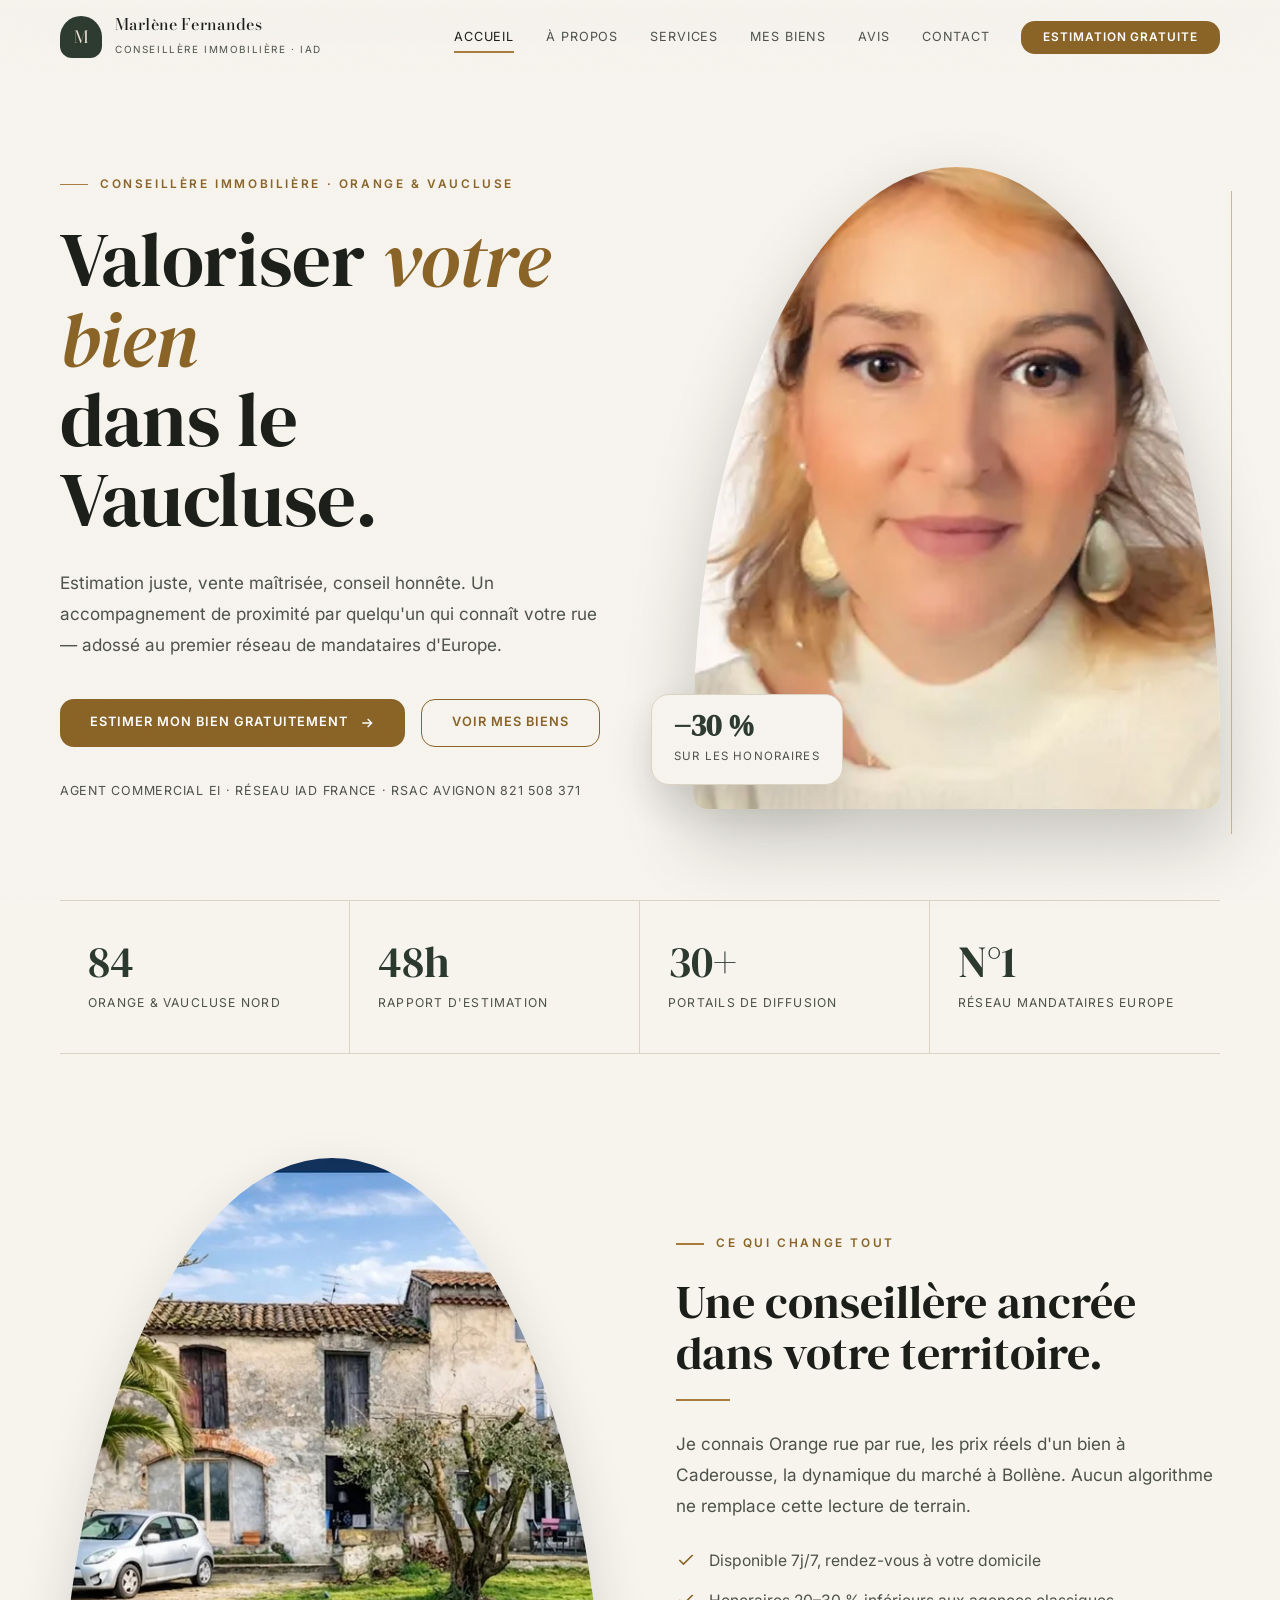
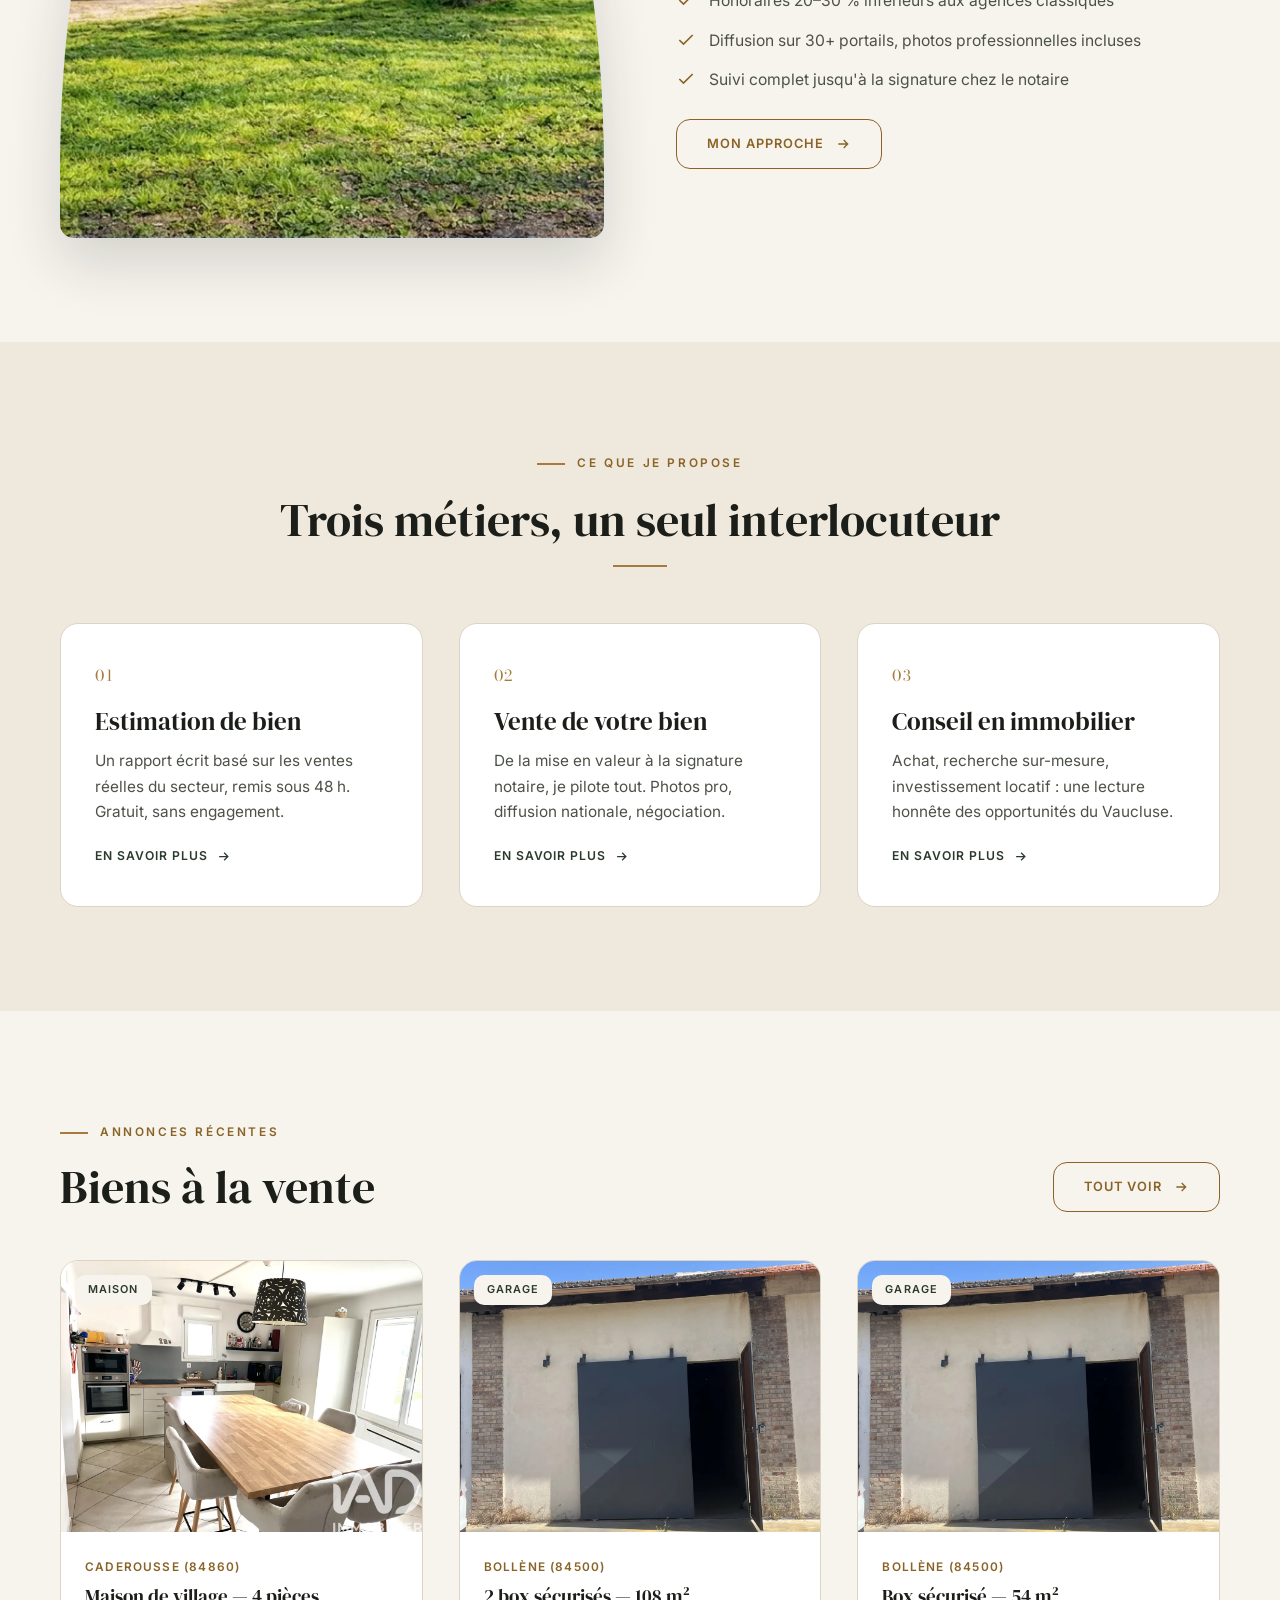
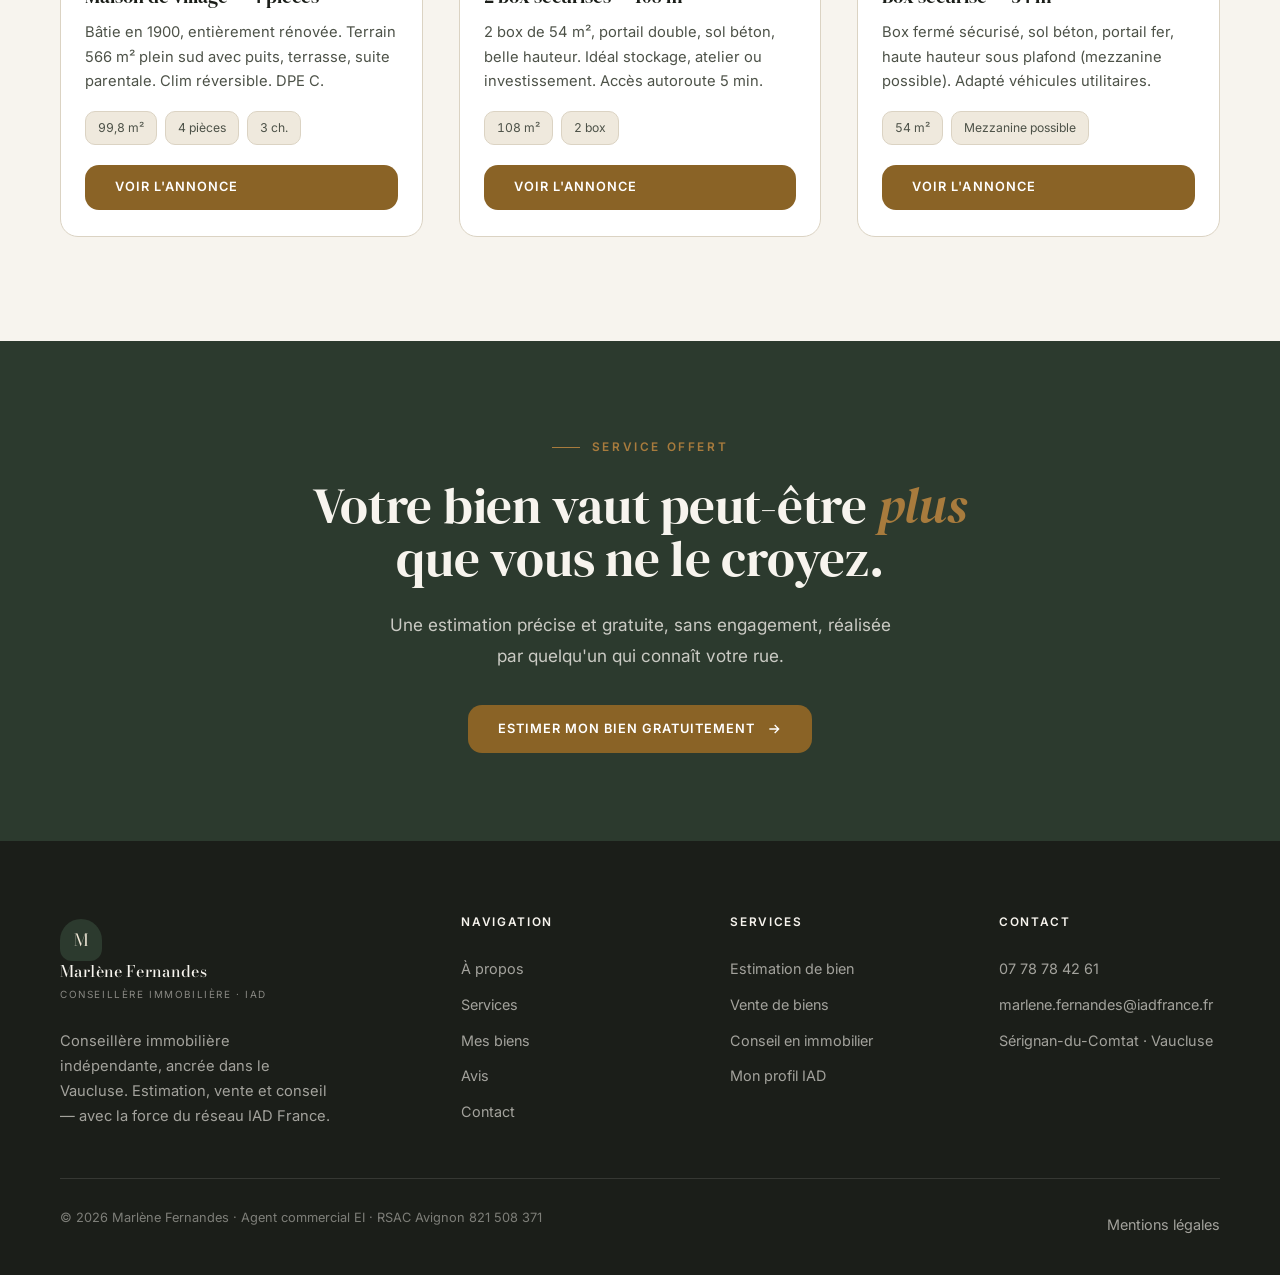
<file: index.html>
<!DOCTYPE html>
<html lang="fr">
<head>
<meta charset="UTF-8">
<meta name="viewport" content="width=device-width, initial-scale=1">
<title>Marlène Fernandes · Conseillère immobilière IAD à Orange (84)</title>
<meta name="description" content="Estimation gratuite, vente et conseil immobilier dans le Vaucluse par Marlène Fernandes, conseillère IAD à Orange. Honoraires réduits, accompagnement de proximité.">
<link rel="canonical" href="https://marlene-fernandes.vercel.app/index.html">
<meta name="theme-color" content="#2C3A2E">

<!-- Open Graph / Twitter -->
<meta property="og:type" content="website">
<meta property="og:locale" content="fr_FR">
<meta property="og:title" content="Marlène Fernandes · Conseillère immobilière IAD · Orange & Vaucluse">
<meta property="og:description" content="Ce que vaut vraiment votre bien. Estimation gratuite par une conseillère ancrée dans le Vaucluse.">
<meta property="og:url" content="https://marlene-fernandes.vercel.app/">
<meta property="og:image" content="https://marlene-fernandes.vercel.app/assets/img/marlene.png">
<meta name="twitter:card" content="summary_large_image">
<meta name="twitter:title" content="Marlène Fernandes · Conseillère immobilière IAD · Orange & Vaucluse">
<meta name="twitter:description" content="Estimation gratuite et accompagnement immobilier de proximité dans le Vaucluse.">
<meta name="twitter:image" content="https://marlene-fernandes.vercel.app/assets/img/marlene.png">

<!-- Favicon -->
<link rel="icon" href="data:image/svg+xml,%3Csvg xmlns='http://www.w3.org/2000/svg' viewBox='0 0 32 32'%3E%3Crect width='32' height='32' rx='6' fill='%232C3A2E'/%3E%3Ctext x='16' y='22' font-family='Georgia,serif' font-size='18' fill='%23F0E7D7' text-anchor='middle'%3EM%3C/text%3E%3C/svg%3E">

<!-- Polices -->
<link rel="preconnect" href="https://fonts.googleapis.com">
<link rel="preconnect" href="https://fonts.gstatic.com" crossorigin>
<link href="https://fonts.googleapis.com/css2?family=Bodoni+Moda:ital,opsz,wght@0,6..96,500..700;1,6..96,500..600&family=DM+Serif+Display:ital@0;1&family=Inter:wght@300;400;500;600&display=swap" rel="stylesheet">
<link rel="stylesheet" href="assets/css/style.css">

<!-- JSON-LD : agent immobilier local -->
<script type="application/ld+json">
{
  "@context":"https://schema.org",
  "@type":"RealEstateAgent",
  "name":"Marlène Fernandes — Conseillère immobilière IAD",
  "image":"https://marlene-fernandes.vercel.app/assets/img/marlene.png",
  "url":"https://marlene-fernandes.vercel.app/",
  "telephone":"+33778784261",
  "description":"Conseillère immobilière indépendante IAD France. Estimation gratuite, vente et conseil immobilier à Orange et dans le Vaucluse.",
  "areaServed":[{"@type":"City","name":"Orange"},{"@type":"City","name":"Bollène"},{"@type":"City","name":"Caderousse"},{"@type":"City","name":"Sérignan-du-Comtat"}],
  "address":{"@type":"PostalAddress","addressLocality":"Sérignan-du-Comtat","postalCode":"84830","addressRegion":"Vaucluse","addressCountry":"FR"},
  "memberOf":{"@type":"Organization","name":"IAD France","url":"https://www.iadfrance.fr"},
  "identifier":"RSAC Avignon 821508371",
  "priceRange":"Honoraires réduits 20–30 %"
}
</script>
</head>
<body>

<!-- ╔═══ NAV ═══╗ -->
<header class="nav" id="nav">
  <div class="nav-in">
    <a class="logo" href="index.html" aria-label="Marlène Fernandes, accueil">
      <span class="logo-mark" aria-hidden="true">M</span>
      <span class="logo-text"><strong>Marlène Fernandes</strong><small>Conseillère immobilière · IAD</small></span>
    </a>
    <nav class="nav-links" aria-label="Navigation principale">
      <a class="nav-a" href="index.html" aria-current="page">Accueil</a>
      <a class="nav-a" href="a-propos.html">À propos</a>
      <a class="nav-a" href="services.html">Services</a>
      <a class="nav-a" href="biens.html">Mes biens</a>
      <a class="nav-a" href="avis.html">Avis</a>
      <a class="nav-a" href="contact.html">Contact</a>
      <a class="btn btn-forest nav-cta" href="contact.html#estimation">Estimation gratuite</a>
    </nav>
    <button class="nav-burger" id="burger" aria-label="Ouvrir le menu" aria-expanded="false" aria-controls="mobmenu"><span></span><span></span><span></span></button>
  </div>
</header>
<div class="mob" id="mobmenu">
  <a href="index.html">Accueil</a>
  <a href="a-propos.html">À propos</a>
  <a href="services.html">Services</a>
  <a href="biens.html">Mes biens</a>
  <a href="avis.html">Avis</a>
  <a href="contact.html">Contact</a>
  <a class="btn btn-forest" href="contact.html#estimation">Estimation gratuite</a>
</div>

<main>
<!-- ╔═══ HERO ═══╗ -->
<section class="hero wrap" aria-label="Présentation">
  <div class="hero-l">
    <span class="eyebrow">Conseillère immobilière · Orange & Vaucluse</span>
    <h1 class="display" style="margin-top:26px">
      <span class="reveal"><span>Valoriser <em>votre bien</em></span></span>
      <span class="reveal"><span>dans le Vaucluse.</span></span>
    </h1>
    <p class="body-lg" style="margin-top:28px">Estimation juste, vente maîtrisée, conseil honnête. Un accompagnement de proximité par quelqu'un qui connaît votre rue — adossé au premier réseau de mandataires d'Europe.</p>
    <div class="hero-cta">
      <a class="btn btn-forest" href="contact.html#estimation">Estimer mon bien gratuitement
        <svg viewBox="0 0 24 24" fill="none" stroke="currentColor" stroke-width="2" aria-hidden="true"><path d="M5 12h14M13 6l6 6-6 6"/></svg></a>
      <a class="btn btn-outline" href="biens.html">Voir mes biens</a>
    </div>
    <p class="hero-meta">Agent commercial EI · Réseau IAD France · RSAC Avignon 821&nbsp;508&nbsp;371</p>
  </div>
  <div class="hero-r">
    <img class="hero-photo" src="assets/img/marlene.png" width="640" height="800" alt="Portrait de Marlène Fernandes, conseillère immobilière IAD à Orange">
    <div class="hero-badge">
      <strong>−30&nbsp;%</strong>
      <span>sur les honoraires</span>
    </div>
  </div>
</section>

<!-- ╔═══ CHIFFRES ═══╗ -->
<section class="wrap" aria-label="Chiffres clés">
  <div class="stats">
    <div class="stat"><b>84</b><span>Orange &amp; Vaucluse Nord</span></div>
    <div class="stat"><b>48h</b><span>Rapport d'estimation</span></div>
    <div class="stat"><b>30+</b><span>Portails de diffusion</span></div>
    <div class="stat"><b>N°1</b><span>Réseau mandataires Europe</span></div>
  </div>
</section>

<!-- ╔═══ POSITIONNEMENT ═══╗ -->
<section class="sec wrap">
  <div class="grid-2">
    <div class="arch-img" style="aspect-ratio:4/5">
      <img src="assets/img/maison-1.png" width="640" height="800" alt="Maison de village rénovée dans le Vaucluse" loading="lazy">
    </div>
    <div>
      <span class="eyebrow">Ce qui change tout</span>
      <h2 class="h2" style="margin-top:22px">Une conseillère ancrée<br>dans votre territoire.</h2>
      <span class="rule"></span>
      <p class="body-lg">Je connais Orange rue par rue, les prix réels d'un bien à Caderousse, la dynamique du marché à Bollène. Aucun algorithme ne remplace cette lecture de terrain.</p>
      <ul class="checks">
        <li><svg viewBox="0 0 24 24" fill="none" stroke="currentColor" stroke-width="2" aria-hidden="true"><path d="M20 6 9 17l-5-5"/></svg>Disponible 7j/7, rendez-vous à votre domicile</li>
        <li><svg viewBox="0 0 24 24" fill="none" stroke="currentColor" stroke-width="2" aria-hidden="true"><path d="M20 6 9 17l-5-5"/></svg>Honoraires 20–30&nbsp;% inférieurs aux agences classiques</li>
        <li><svg viewBox="0 0 24 24" fill="none" stroke="currentColor" stroke-width="2" aria-hidden="true"><path d="M20 6 9 17l-5-5"/></svg>Diffusion sur 30+ portails, photos professionnelles incluses</li>
        <li><svg viewBox="0 0 24 24" fill="none" stroke="currentColor" stroke-width="2" aria-hidden="true"><path d="M20 6 9 17l-5-5"/></svg>Suivi complet jusqu'à la signature chez le notaire</li>
      </ul>
      <a class="btn btn-outline" href="a-propos.html">Mon approche
        <svg viewBox="0 0 24 24" fill="none" stroke="currentColor" stroke-width="2" aria-hidden="true"><path d="M5 12h14M13 6l6 6-6 6"/></svg></a>
    </div>
  </div>
</section>

<!-- ╔═══ SERVICES ═══╗ -->
<section class="sec sec-ivory2">
  <div class="wrap">
    <div class="center-text" style="margin-bottom:56px">
      <span class="eyebrow center">Ce que je propose</span>
      <h2 class="h2" style="margin-top:20px">Trois métiers, un seul interlocuteur</h2>
      <span class="rule center"></span>
    </div>
    <div class="grid-3">
      <a class="svc" href="service-estimation.html">
        <span class="svc-num">01</span>
        <h3 class="h3">Estimation de bien</h3>
        <p>Un rapport écrit basé sur les ventes réelles du secteur, remis sous 48&nbsp;h. Gratuit, sans engagement.</p>
        <span class="svc-link">En savoir plus <svg viewBox="0 0 24 24" fill="none" stroke="currentColor" stroke-width="2" aria-hidden="true"><path d="M5 12h14M13 6l6 6-6 6"/></svg></span>
      </a>
      <a class="svc" href="service-vente.html">
        <span class="svc-num">02</span>
        <h3 class="h3">Vente de votre bien</h3>
        <p>De la mise en valeur à la signature notaire, je pilote tout. Photos pro, diffusion nationale, négociation.</p>
        <span class="svc-link">En savoir plus <svg viewBox="0 0 24 24" fill="none" stroke="currentColor" stroke-width="2" aria-hidden="true"><path d="M5 12h14M13 6l6 6-6 6"/></svg></span>
      </a>
      <a class="svc" href="service-conseil.html">
        <span class="svc-num">03</span>
        <h3 class="h3">Conseil en immobilier</h3>
        <p>Achat, recherche sur-mesure, investissement locatif : une lecture honnête des opportunités du Vaucluse.</p>
        <span class="svc-link">En savoir plus <svg viewBox="0 0 24 24" fill="none" stroke="currentColor" stroke-width="2" aria-hidden="true"><path d="M5 12h14M13 6l6 6-6 6"/></svg></span>
      </a>
    </div>
  </div>
</section>

<!-- ╔═══ APERÇU BIENS ═══╗ -->
<section class="sec wrap">
  <div style="display:flex;justify-content:space-between;align-items:flex-end;flex-wrap:wrap;gap:20px;margin-bottom:48px">
    <div>
      <span class="eyebrow">Annonces récentes</span>
      <h2 class="h2" style="margin-top:18px">Biens à la vente</h2>
    </div>
    <a class="btn btn-outline" href="biens.html">Tout voir
      <svg viewBox="0 0 24 24" fill="none" stroke="currentColor" stroke-width="2" aria-hidden="true"><path d="M5 12h14M13 6l6 6-6 6"/></svg></a>
  </div>
  <div class="grid-3">
    <article class="listing">
      <div class="listing-img"><span class="listing-tag">Maison</span><img src="assets/img/maison-2.jpg" width="600" height="450" alt="Maison de village rénovée à Caderousse" loading="lazy"></div>
      <div class="listing-body">
        <span class="listing-loc">Caderousse (84860)</span>
        <h3>Maison de village — 4 pièces</h3>
        <p>Bâtie en 1900, entièrement rénovée. Terrain 566 m² plein sud avec puits, terrasse, suite parentale. Clim réversible. DPE C.</p>
        <div class="listing-specs"><span>99,8 m²</span><span>4 pièces</span><span>3 ch.</span></div>
        <a class="btn btn-forest" href="annonce-maison-caderousse.html">Voir l'annonce</a>
      </div>
    </article>
    <article class="listing">
      <div class="listing-img"><span class="listing-tag">Garage</span><img src="assets/img/box108-2.jpg" width="600" height="450" alt="2 box sécurisés de 108 m² à Bollène" loading="lazy"></div>
      <div class="listing-body">
        <span class="listing-loc">Bollène (84500)</span>
        <h3>2 box sécurisés — 108 m²</h3>
        <p>2 box de 54 m², portail double, sol béton, belle hauteur. Idéal stockage, atelier ou investissement. Accès autoroute 5 min.</p>
        <div class="listing-specs"><span>108 m²</span><span>2 box</span></div>
        <a class="btn btn-forest" href="annonce-boxes-108-bollene.html">Voir l'annonce</a>
      </div>
    </article>
    <article class="listing">
      <div class="listing-img"><span class="listing-tag">Garage</span><img src="assets/img/box54-2.jpg" width="600" height="450" alt="Box sécurisé de 54 m² à Bollène" loading="lazy"></div>
      <div class="listing-body">
        <span class="listing-loc">Bollène (84500)</span>
        <h3>Box sécurisé — 54 m²</h3>
        <p>Box fermé sécurisé, sol béton, portail fer, haute hauteur sous plafond (mezzanine possible). Adapté véhicules utilitaires.</p>
        <div class="listing-specs"><span>54 m²</span><span>Mezzanine possible</span></div>
        <a class="btn btn-forest" href="annonce-box-54-bollene.html">Voir l'annonce</a>
      </div>
    </article>
  </div>
</section>

<!-- ╔═══ CTA RUBAN ═══╗ -->
<section class="cta-band">
  <div class="wrap-sm">
    <span class="eyebrow center" style="color:var(--brass)">Service offert</span>
    <h2 class="display" style="margin-top:22px">Votre bien vaut peut-être <em>plus</em><br>que vous ne le croyez.</h2>
    <p class="body-lg lead-narrow" style="margin-top:24px;color:rgba(247,244,238,.78)">Une estimation précise et gratuite, sans engagement, réalisée par quelqu'un qui connaît votre rue.</p>
    <div style="margin-top:34px"><a class="btn btn-brass" href="contact.html#estimation">Estimer mon bien gratuitement
      <svg viewBox="0 0 24 24" fill="none" stroke="currentColor" stroke-width="2" aria-hidden="true"><path d="M5 12h14M13 6l6 6-6 6"/></svg></a></div>
  </div>
</section>
</main>

<!-- ╔═══ FOOTER ═══╗ -->
<footer class="footer">
  <div class="wrap">
    <div class="footer-grid">
      <div>
        <a class="logo" href="index.html" aria-label="Marlène Fernandes, accueil">
          <span class="logo-mark" aria-hidden="true">M</span>
          <span class="logo-text"><strong>Marlène Fernandes</strong><small>Conseillère immobilière · IAD</small></span>
        </a>
        <p class="footer-intro">Conseillère immobilière indépendante, ancrée dans le Vaucluse. Estimation, vente et conseil — avec la force du réseau IAD France.</p>
      </div>
      <div>
        <h4>Navigation</h4>
        <a href="a-propos.html">À propos</a>
        <a href="services.html">Services</a>
        <a href="biens.html">Mes biens</a>
        <a href="avis.html">Avis</a>
        <a href="contact.html">Contact</a>
      </div>
      <div>
        <h4>Services</h4>
        <a href="service-estimation.html">Estimation de bien</a>
        <a href="service-vente.html">Vente de biens</a>
        <a href="service-conseil.html">Conseil en immobilier</a>
        <a href="https://www.iadfrance.fr/conseiller-immobilier/marlene.fernandes" target="_blank" rel="noopener">Mon profil IAD</a>
      </div>
      <div>
        <h4>Contact</h4>
        <a href="tel:+33778784261">07 78 78 42 61</a>
        <a href="mailto:marlene.fernandes@iadfrance.fr">marlene.fernandes@iadfrance.fr</a>
        <a href="contact.html">Sérignan-du-Comtat · Vaucluse</a>
      </div>
    </div>
    <div class="footer-bottom">
      <span>© 2026 Marlène Fernandes · Agent commercial EI · RSAC Avignon 821&nbsp;508&nbsp;371</span>
      <span><a href="mentions-legales.html">Mentions légales</a></span>
    </div>
  </div>
</footer>

<a class="fab-call" href="tel:+33778784261" aria-label="Appeler Marlène Fernandes au 07 78 78 42 61"><svg viewBox="0 0 24 24" fill="none" stroke="currentColor" stroke-width="2" stroke-linecap="round" stroke-linejoin="round" aria-hidden="true"><path d="M22 16.92v3a2 2 0 0 1-2.18 2 19.79 19.79 0 0 1-8.63-3.07 19.5 19.5 0 0 1-6-6 19.79 19.79 0 0 1-3.07-8.67A2 2 0 0 1 4.11 2h3a2 2 0 0 1 2 1.72c.13.81.36 1.6.7 2.34a2 2 0 0 1-.45 2.11L8.09 9.91a16 16 0 0 0 6 6l1.74-1.27a2 2 0 0 1 2.11-.45c.74.34 1.53.57 2.34.7A2 2 0 0 1 22 16.92z"/></svg></a>
<script src="assets/js/main.js" defer></script>
</body>
</html>
</file>
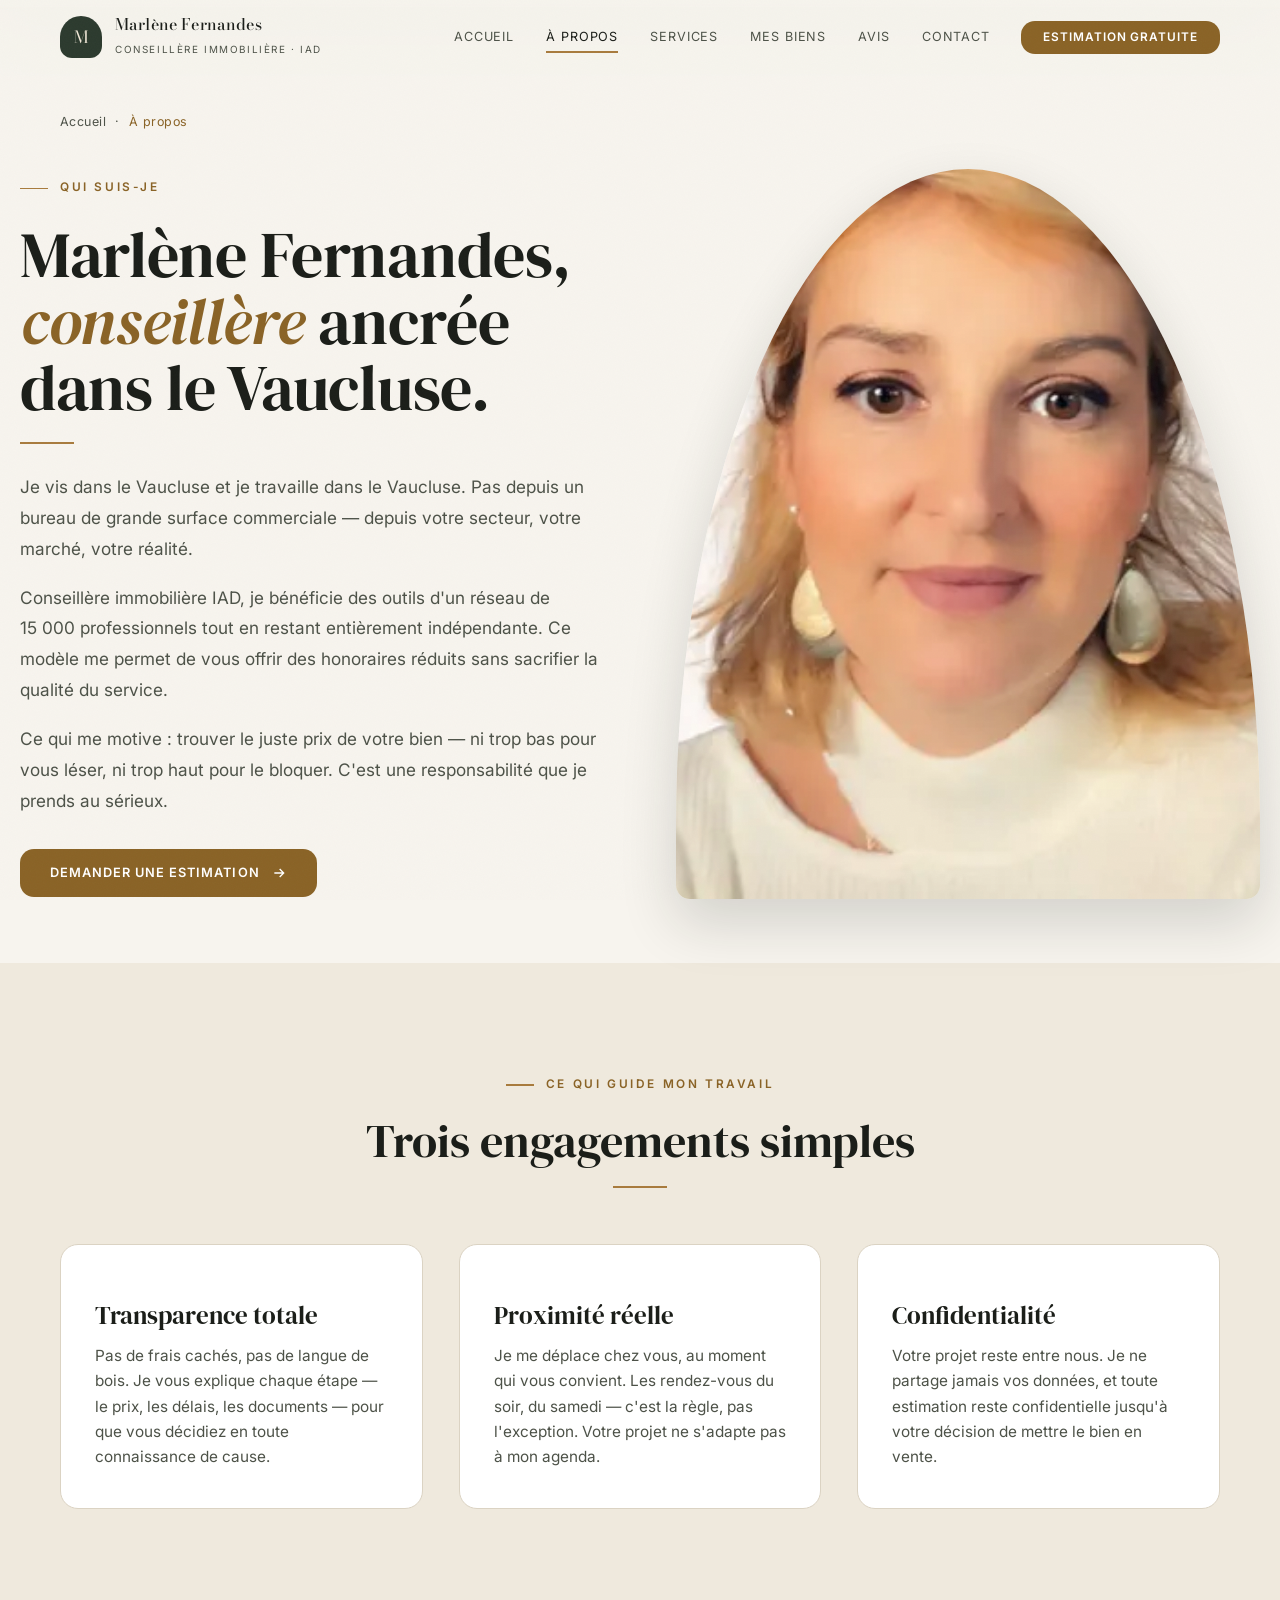
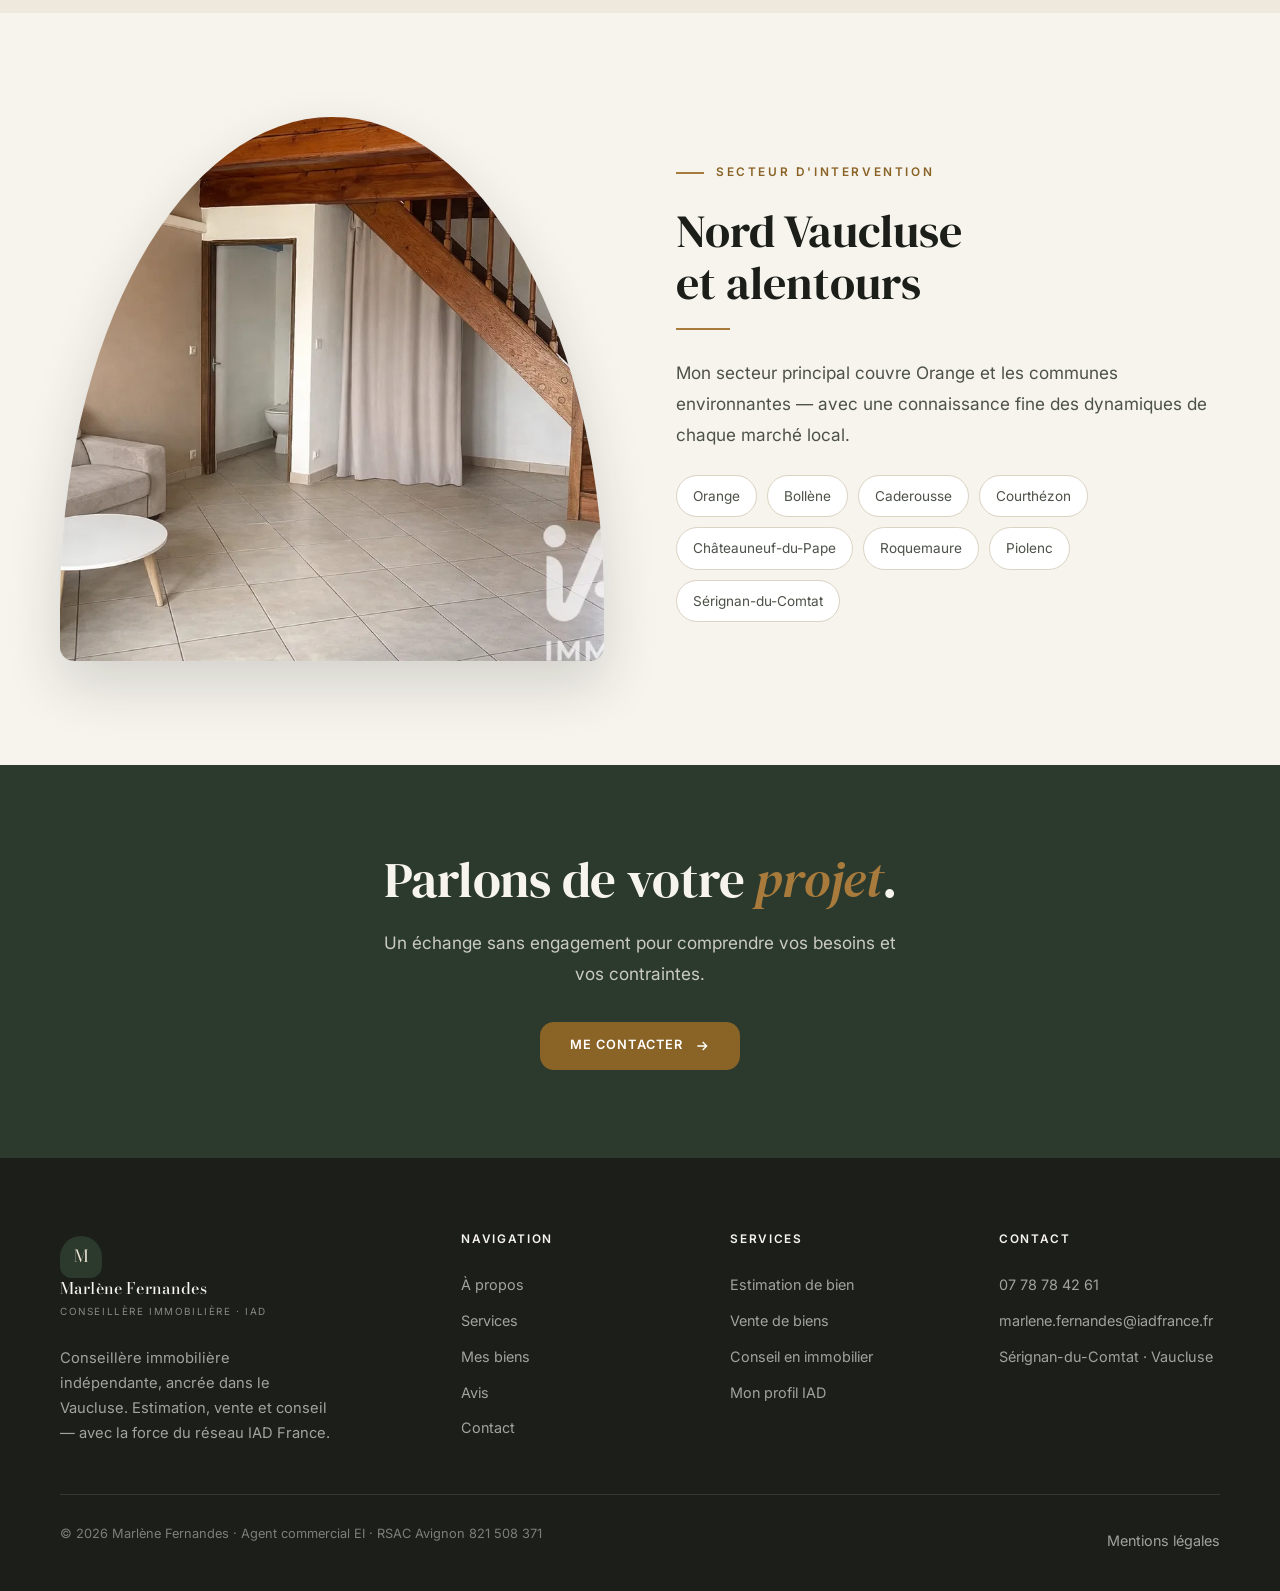
<file: a-propos.html>
<!DOCTYPE html>
<html lang="fr">
<head>
<meta charset="UTF-8">
<meta name="viewport" content="width=device-width, initial-scale=1">
<title>À propos · Marlène Fernandes, conseillère immobilière à Orange</title>
<meta name="description" content="Marlène Fernandes, conseillère immobilière IAD ancrée dans le Vaucluse. Un métier de terrain : transparence, proximité et confidentialité au service de votre projet.">
<link rel="canonical" href="https://marlene-fernandes.vercel.app/a-propos.html">
<meta name="theme-color" content="#2C3A2E">
<meta property="og:type" content="profile">
<meta property="og:locale" content="fr_FR">
<meta property="og:title" content="À propos · Marlène Fernandes, conseillère immobilière IAD">
<meta property="og:description" content="Un métier de terrain, pas de vitrine. Découvrez l'approche de Marlène Fernandes dans le Vaucluse.">
<meta property="og:url" content="https://marlene-fernandes.vercel.app/a-propos.html">
<meta property="og:image" content="https://marlene-fernandes.vercel.app/assets/img/marlene.png">
<meta name="twitter:card" content="summary_large_image">
<link rel="icon" href="data:image/svg+xml,%3Csvg xmlns='http://www.w3.org/2000/svg' viewBox='0 0 32 32'%3E%3Crect width='32' height='32' rx='6' fill='%232C3A2E'/%3E%3Ctext x='16' y='22' font-family='Georgia,serif' font-size='18' fill='%23F0E7D7' text-anchor='middle'%3EM%3C/text%3E%3C/svg%3E">
<link rel="preconnect" href="https://fonts.googleapis.com">
<link rel="preconnect" href="https://fonts.gstatic.com" crossorigin>
<link href="https://fonts.googleapis.com/css2?family=Bodoni+Moda:ital,opsz,wght@0,6..96,500..700;1,6..96,500..600&family=DM+Serif+Display:ital@0;1&family=Inter:wght@300;400;500;600&display=swap" rel="stylesheet">
<link rel="stylesheet" href="assets/css/style.css">
<script type="application/ld+json">
{"@context":"https://schema.org","@type":"BreadcrumbList","itemListElement":[
{"@type":"ListItem","position":1,"name":"Accueil","item":"https://marlene-fernandes.vercel.app/"},
{"@type":"ListItem","position":2,"name":"À propos","item":"https://marlene-fernandes.vercel.app/a-propos.html"}]}
</script>
</head>
<body>

<header class="nav" id="nav">
  <div class="nav-in">
    <a class="logo" href="index.html" aria-label="Marlène Fernandes, accueil">
      <span class="logo-mark" aria-hidden="true">M</span>
      <span class="logo-text"><strong>Marlène Fernandes</strong><small>Conseillère immobilière · IAD</small></span>
    </a>
    <nav class="nav-links" aria-label="Navigation principale">
      <a class="nav-a" href="index.html">Accueil</a>
      <a class="nav-a" href="a-propos.html" aria-current="page">À propos</a>
      <a class="nav-a" href="services.html">Services</a>
      <a class="nav-a" href="biens.html">Mes biens</a>
      <a class="nav-a" href="avis.html">Avis</a>
      <a class="nav-a" href="contact.html">Contact</a>
      <a class="btn btn-forest nav-cta" href="contact.html#estimation">Estimation gratuite</a>
    </nav>
    <button class="nav-burger" id="burger" aria-label="Ouvrir le menu" aria-expanded="false" aria-controls="mobmenu"><span></span><span></span><span></span></button>
  </div>
</header>
<div class="mob" id="mobmenu">
  <a href="index.html">Accueil</a>
  <a href="a-propos.html">À propos</a>
  <a href="services.html">Services</a>
  <a href="biens.html">Mes biens</a>
  <a href="avis.html">Avis</a>
  <a href="contact.html">Contact</a>
  <a class="btn btn-forest" href="contact.html#estimation">Estimation gratuite</a>
</div>

<main>
<div class="wrap">
  <nav class="crumbs" aria-label="Fil d'ariane"><a href="index.html">Accueil</a> &nbsp;·&nbsp; <span>À propos</span></nav>
</div>

<!-- En-tête + intro -->
<section class="wrap page-head">
  <div class="grid-2">
    <div>
      <span class="eyebrow">Qui suis-je</span>
      <h1 class="display" style="margin-top:24px">Marlène Fernandes,<br><em>conseillère</em> ancrée<br>dans le Vaucluse.</h1>
      <span class="rule"></span>
      <p class="body-lg">Je vis dans le Vaucluse et je travaille dans le Vaucluse. Pas depuis un bureau de grande surface commerciale — depuis votre secteur, votre marché, votre réalité.</p>
      <p class="body-lg" style="margin-top:18px">Conseillère immobilière IAD, je bénéficie des outils d'un réseau de 15&nbsp;000 professionnels tout en restant entièrement indépendante. Ce modèle me permet de vous offrir des honoraires réduits sans sacrifier la qualité du service.</p>
      <p class="body-lg" style="margin-top:18px">Ce qui me motive : trouver le juste prix de votre bien — ni trop bas pour vous léser, ni trop haut pour le bloquer. C'est une responsabilité que je prends au sérieux.</p>
      <div style="margin-top:32px"><a class="btn btn-forest" href="contact.html#estimation">Demander une estimation
        <svg viewBox="0 0 24 24" fill="none" stroke="currentColor" stroke-width="2" aria-hidden="true"><path d="M5 12h14M13 6l6 6-6 6"/></svg></a></div>
    </div>
    <div class="arch-img" style="aspect-ratio:4/5">
      <img src="assets/img/marlene.png" width="640" height="800" alt="Marlène Fernandes, conseillère immobilière IAD dans le Vaucluse">
    </div>
  </div>
</section>

<!-- Engagements -->
<section class="sec sec-ivory2">
  <div class="wrap">
    <div class="center-text" style="margin-bottom:56px">
      <span class="eyebrow center">Ce qui guide mon travail</span>
      <h2 class="h2" style="margin-top:20px">Trois engagements simples</h2>
      <span class="rule center"></span>
    </div>
    <div class="grid-3">
      <div class="svc">
        <h3 class="h3">Transparence totale</h3>
        <p style="margin-top:12px">Pas de frais cachés, pas de langue de bois. Je vous explique chaque étape — le prix, les délais, les documents — pour que vous décidiez en toute connaissance de cause.</p>
      </div>
      <div class="svc">
        <h3 class="h3">Proximité réelle</h3>
        <p style="margin-top:12px">Je me déplace chez vous, au moment qui vous convient. Les rendez-vous du soir, du samedi — c'est la règle, pas l'exception. Votre projet ne s'adapte pas à mon agenda.</p>
      </div>
      <div class="svc">
        <h3 class="h3">Confidentialité</h3>
        <p style="margin-top:12px">Votre projet reste entre nous. Je ne partage jamais vos données, et toute estimation reste confidentielle jusqu'à votre décision de mettre le bien en vente.</p>
      </div>
    </div>
  </div>
</section>

<!-- Secteur d'intervention -->
<section class="sec wrap">
  <div class="grid-2">
    <div class="arch-img" style="aspect-ratio:1/1">
      <img src="assets/img/maison-3.png" width="700" height="700" alt="Paysage du nord Vaucluse, secteur d'intervention" loading="lazy">
    </div>
    <div>
      <span class="eyebrow">Secteur d'intervention</span>
      <h2 class="h2" style="margin-top:22px">Nord Vaucluse<br>et alentours</h2>
      <span class="rule"></span>
      <p class="body-lg">Mon secteur principal couvre Orange et les communes environnantes — avec une connaissance fine des dynamiques de chaque marché local.</p>
      <div class="zone-tags">
        <span>Orange</span><span>Bollène</span><span>Caderousse</span><span>Courthézon</span>
        <span>Châteauneuf-du-Pape</span><span>Roquemaure</span><span>Piolenc</span><span>Sérignan-du-Comtat</span>
      </div>
    </div>
  </div>
</section>

<section class="cta-band">
  <div class="wrap-sm">
    <h2 class="display">Parlons de votre <em>projet</em>.</h2>
    <p class="body-lg lead-narrow" style="margin-top:22px;color:rgba(247,244,238,.78)">Un échange sans engagement pour comprendre vos besoins et vos contraintes.</p>
    <div style="margin-top:32px"><a class="btn btn-brass" href="contact.html">Me contacter
      <svg viewBox="0 0 24 24" fill="none" stroke="currentColor" stroke-width="2" aria-hidden="true"><path d="M5 12h14M13 6l6 6-6 6"/></svg></a></div>
  </div>
</section>
</main>

<footer class="footer">
  <div class="wrap">
    <div class="footer-grid">
      <div>
        <a class="logo" href="index.html" aria-label="Marlène Fernandes, accueil">
          <span class="logo-mark" aria-hidden="true">M</span>
          <span class="logo-text"><strong>Marlène Fernandes</strong><small>Conseillère immobilière · IAD</small></span>
        </a>
        <p class="footer-intro">Conseillère immobilière indépendante, ancrée dans le Vaucluse. Estimation, vente et conseil — avec la force du réseau IAD France.</p>
      </div>
      <div><h4>Navigation</h4>
        <a href="a-propos.html">À propos</a><a href="services.html">Services</a><a href="biens.html">Mes biens</a><a href="avis.html">Avis</a><a href="contact.html">Contact</a>
      </div>
      <div><h4>Services</h4>
        <a href="service-estimation.html">Estimation de bien</a><a href="service-vente.html">Vente de biens</a><a href="service-conseil.html">Conseil en immobilier</a><a href="https://www.iadfrance.fr/conseiller-immobilier/marlene.fernandes" target="_blank" rel="noopener">Mon profil IAD</a>
      </div>
      <div><h4>Contact</h4>
        <a href="tel:+33778784261">07 78 78 42 61</a><a href="mailto:marlene.fernandes@iadfrance.fr">marlene.fernandes@iadfrance.fr</a><a href="contact.html">Sérignan-du-Comtat · Vaucluse</a>
      </div>
    </div>
    <div class="footer-bottom">
      <span>© 2026 Marlène Fernandes · Agent commercial EI · RSAC Avignon 821&nbsp;508&nbsp;371</span>
      <span><a href="mentions-legales.html">Mentions légales</a></span>
    </div>
  </div>
</footer>
<a class="fab-call" href="tel:+33778784261" aria-label="Appeler Marlène Fernandes au 07 78 78 42 61"><svg viewBox="0 0 24 24" fill="none" stroke="currentColor" stroke-width="2" stroke-linecap="round" stroke-linejoin="round" aria-hidden="true"><path d="M22 16.92v3a2 2 0 0 1-2.18 2 19.79 19.79 0 0 1-8.63-3.07 19.5 19.5 0 0 1-6-6 19.79 19.79 0 0 1-3.07-8.67A2 2 0 0 1 4.11 2h3a2 2 0 0 1 2 1.72c.13.81.36 1.6.7 2.34a2 2 0 0 1-.45 2.11L8.09 9.91a16 16 0 0 0 6 6l1.74-1.27a2 2 0 0 1 2.11-.45c.74.34 1.53.57 2.34.7A2 2 0 0 1 22 16.92z"/></svg></a>
<script src="assets/js/main.js" defer></script>
</body>
</html>
</file>
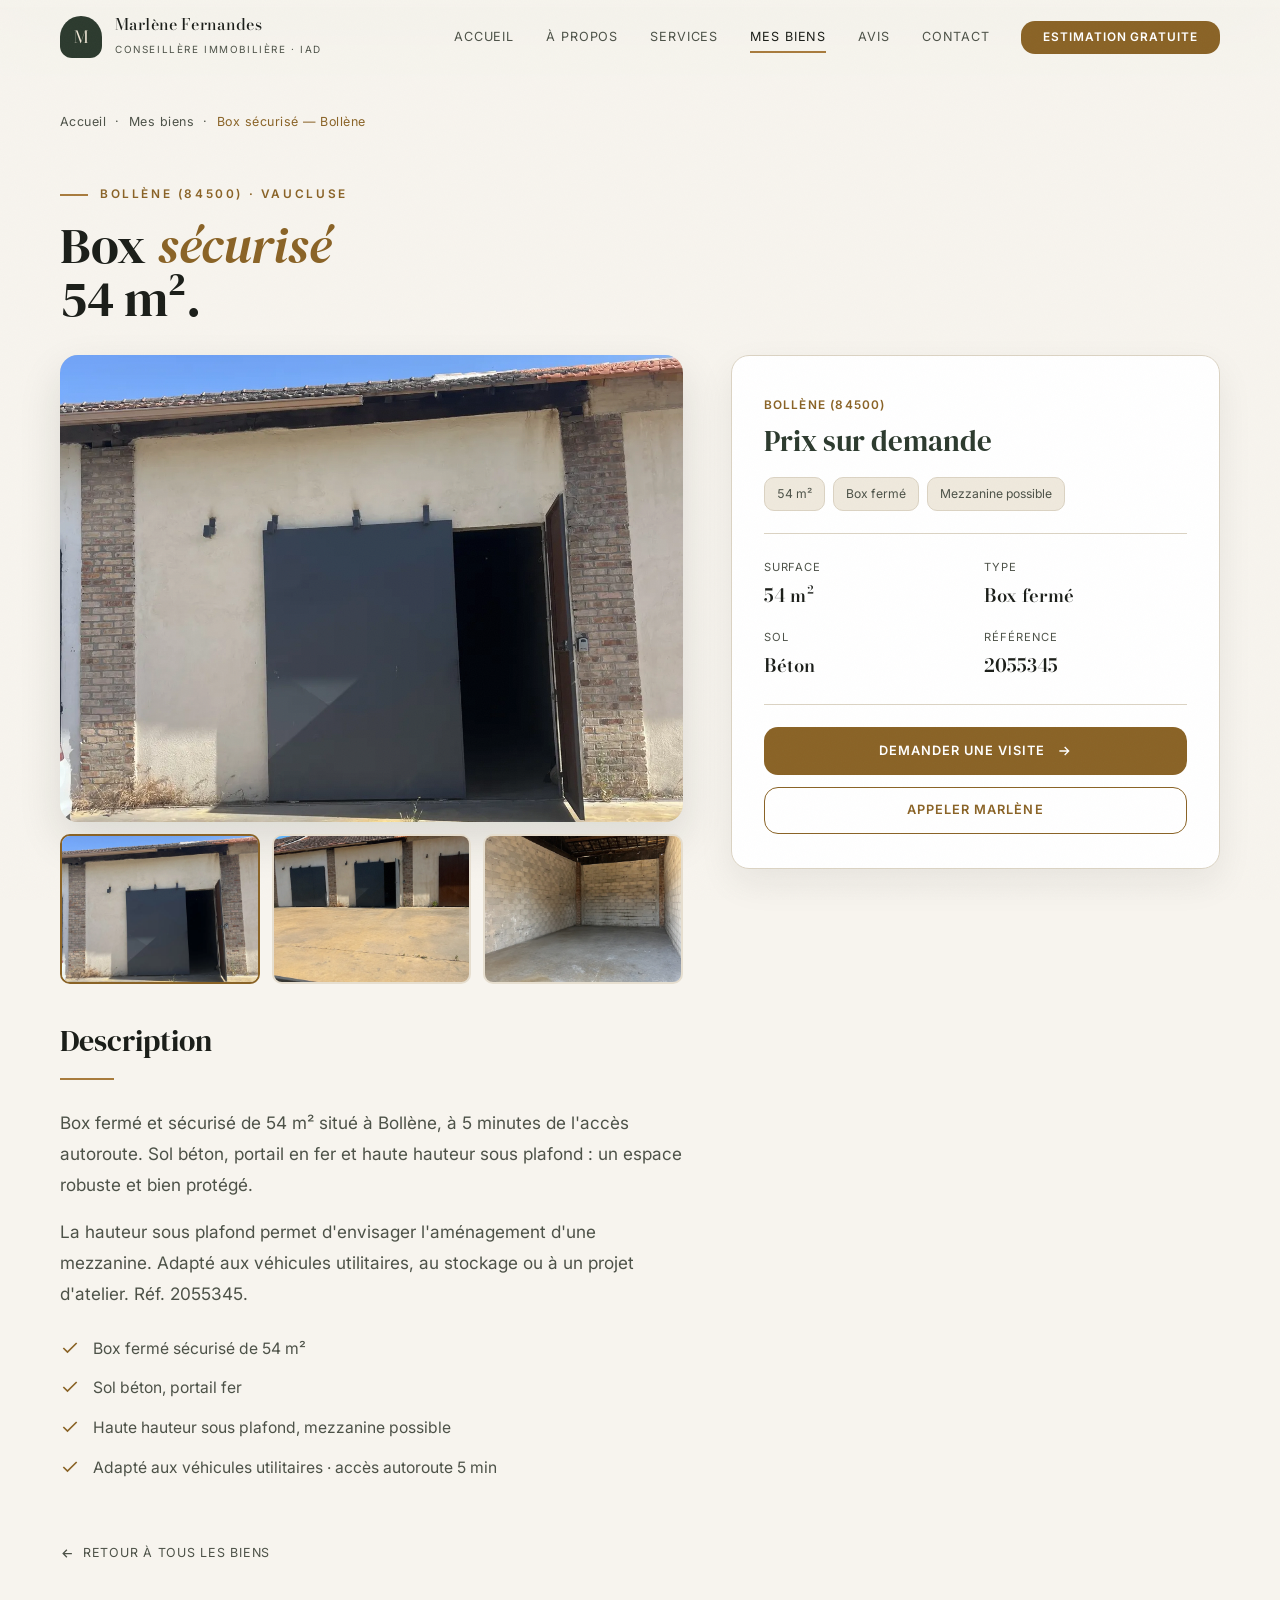
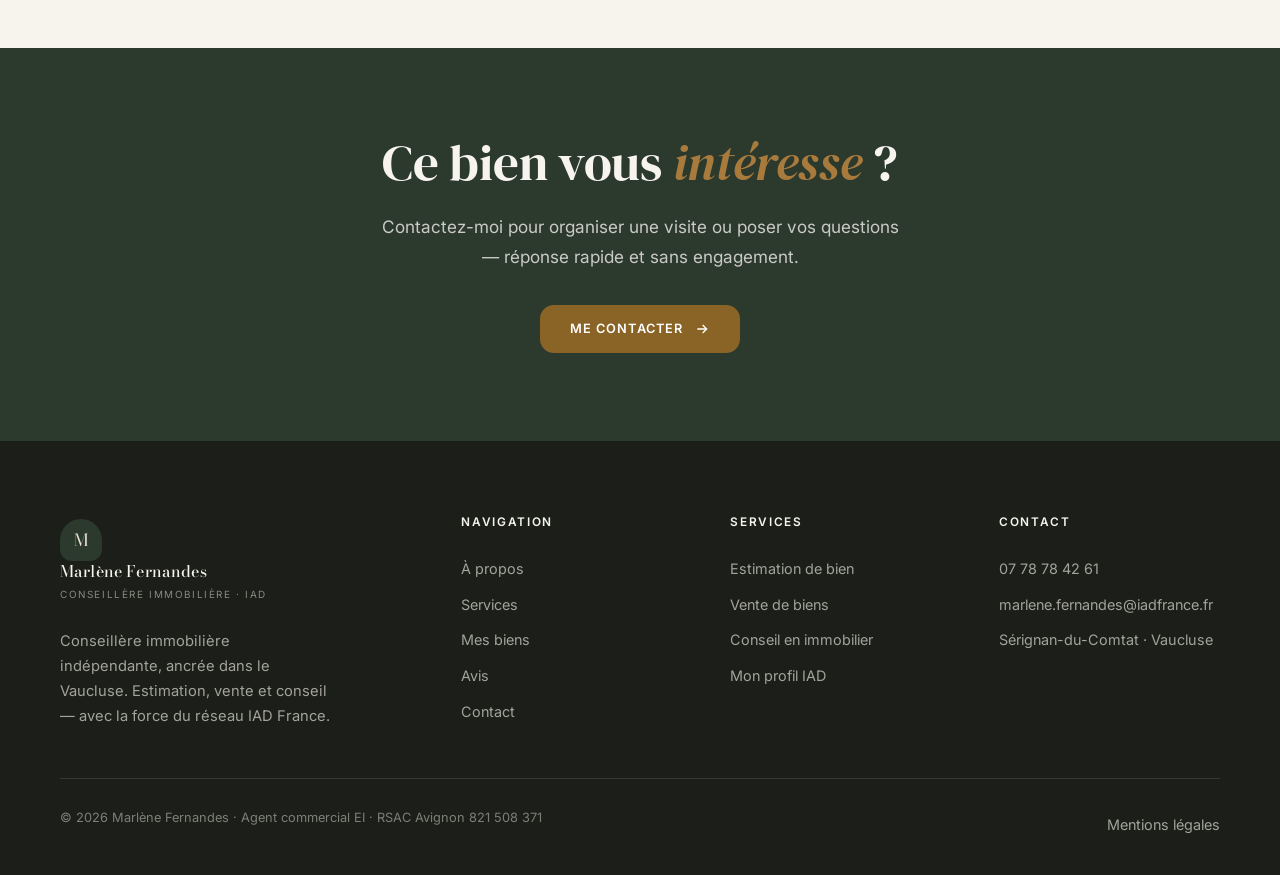
<file: annonce-box-54-bollene.html>
<!DOCTYPE html>
<html lang="fr">
<head>
<meta charset="UTF-8">
<meta name="viewport" content="width=device-width, initial-scale=1">
<title>Box sécurisé 54 m² · Bollène (84500) | Marlène Fernandes</title>
<meta name="description" content="Box fermé sécurisé de 54 m² à Bollène (84500) : sol béton, portail fer, haute hauteur sous plafond (mezzanine possible). Adapté aux véhicules utilitaires. Proposé par Marlène Fernandes, conseillère IAD.">
<link rel="canonical" href="https://marlene-fernandes.vercel.app/annonce-box-54-bollene.html">
<meta name="theme-color" content="#2C3A2E">
<meta property="og:type" content="website">
<meta property="og:locale" content="fr_FR">
<meta property="og:title" content="Box sécurisé 54 m² · Bollène (84500)">
<meta property="og:description" content="Box fermé, sol béton, portail fer, mezzanine possible. Bollène, Vaucluse. Réf. 2055345.">
<meta property="og:url" content="https://marlene-fernandes.vercel.app/annonce-box-54-bollene.html">
<meta property="og:image" content="https://marlene-fernandes.vercel.app/assets/img/box54-2.jpg">
<meta name="twitter:card" content="summary_large_image">
<link rel="icon" href="data:image/svg+xml,%3Csvg xmlns='http://www.w3.org/2000/svg' viewBox='0 0 32 32'%3E%3Crect width='32' height='32' rx='6' fill='%232C3A2E'/%3E%3Ctext x='16' y='22' font-family='Georgia,serif' font-size='18' fill='%23F0E7D7' text-anchor='middle'%3EM%3C/text%3E%3C/svg%3E">
<link rel="preconnect" href="https://fonts.googleapis.com">
<link rel="preconnect" href="https://fonts.gstatic.com" crossorigin>
<link href="https://fonts.googleapis.com/css2?family=Bodoni+Moda:ital,opsz,wght@0,6..96,500..700;1,6..96,500..600&family=DM+Serif+Display:ital@0;1&family=Inter:wght@300;400;500;600&display=swap" rel="stylesheet">
<link rel="stylesheet" href="assets/css/style.css">
<script type="application/ld+json">
{"@context":"https://schema.org","@type":"BreadcrumbList","itemListElement":[
{"@type":"ListItem","position":1,"name":"Accueil","item":"https://marlene-fernandes.vercel.app/"},
{"@type":"ListItem","position":2,"name":"Mes biens","item":"https://marlene-fernandes.vercel.app/biens.html"},
{"@type":"ListItem","position":3,"name":"Box sécurisé — Bollène","item":"https://marlene-fernandes.vercel.app/annonce-box-54-bollene.html"}]}
</script>
</head>
<body>

<header class="nav" id="nav">
  <div class="nav-in">
    <a class="logo" href="index.html" aria-label="Marlène Fernandes, accueil"><span class="logo-mark" aria-hidden="true">M</span><span class="logo-text"><strong>Marlène Fernandes</strong><small>Conseillère immobilière · IAD</small></span></a>
    <nav class="nav-links" aria-label="Navigation principale">
      <a class="nav-a" href="index.html">Accueil</a><a class="nav-a" href="a-propos.html">À propos</a><a class="nav-a" href="services.html">Services</a><a class="nav-a" href="biens.html" aria-current="page">Mes biens</a><a class="nav-a" href="avis.html">Avis</a><a class="nav-a" href="contact.html">Contact</a>
      <a class="btn btn-forest nav-cta" href="contact.html#estimation">Estimation gratuite</a>
    </nav>
    <button class="nav-burger" id="burger" aria-label="Ouvrir le menu" aria-expanded="false" aria-controls="mobmenu"><span></span><span></span><span></span></button>
  </div>
</header>
<div class="mob" id="mobmenu"><a href="index.html">Accueil</a><a href="a-propos.html">À propos</a><a href="services.html">Services</a><a href="biens.html">Mes biens</a><a href="avis.html">Avis</a><a href="contact.html">Contact</a><a class="btn btn-forest" href="contact.html#estimation">Estimation gratuite</a></div>

<main>
<div class="wrap"><nav class="crumbs" aria-label="Fil d'ariane"><a href="index.html">Accueil</a> &nbsp;·&nbsp; <a href="biens.html">Mes biens</a> &nbsp;·&nbsp; <span>Box sécurisé — Bollène</span></nav></div>

<section class="sec wrap" style="padding-block:44px 80px">
  <div style="margin-bottom:30px">
    <span class="eyebrow">Bollène (84500) · Vaucluse</span>
    <h1 class="display" style="margin-top:14px;font-size:clamp(2rem,4vw,3.2rem)">Box <em>sécurisé</em><br>54 m².</h1>
  </div>

  <div class="detail">
    <div>
      <div class="gallery-main"><img id="galMain" src="assets/img/box54-2.jpg" width="1200" height="1600" alt="Façade du box sécurisé de 54 m² à Bollène"></div>
      <div class="gallery-thumbs">
        <button type="button" class="gallery-thumb" aria-current="true" aria-label="Voir la photo 1"><img src="assets/img/box54-2.jpg" alt="Façade du box sécurisé à Bollène" loading="lazy"></button>
        <button type="button" class="gallery-thumb" aria-label="Voir la photo 2"><img src="assets/img/box54-1.png" alt="Entrée du box sécurisé à Bollène" loading="lazy"></button>
        <button type="button" class="gallery-thumb" aria-label="Voir la photo 3"><img src="assets/img/box54-3.png" alt="Intérieur du box sécurisé à Bollène" loading="lazy"></button>
      </div>

      <div class="detail-desc">
        <h2 class="h2">Description</h2>
        <span class="rule"></span>
        <p class="body-lg">Box fermé et sécurisé de 54 m² situé à Bollène, à 5 minutes de l'accès autoroute. Sol béton, portail en fer et haute hauteur sous plafond : un espace robuste et bien protégé.</p>
        <p class="body-lg" style="margin-top:16px">La hauteur sous plafond permet d'envisager l'aménagement d'une mezzanine. Adapté aux véhicules utilitaires, au stockage ou à un projet d'atelier. Réf. 2055345.</p>
        <ul class="checks">
          <li><svg viewBox="0 0 24 24" fill="none" stroke="currentColor" stroke-width="2" aria-hidden="true"><path d="M20 6 9 17l-5-5"/></svg>Box fermé sécurisé de 54 m²</li>
          <li><svg viewBox="0 0 24 24" fill="none" stroke="currentColor" stroke-width="2" aria-hidden="true"><path d="M20 6 9 17l-5-5"/></svg>Sol béton, portail fer</li>
          <li><svg viewBox="0 0 24 24" fill="none" stroke="currentColor" stroke-width="2" aria-hidden="true"><path d="M20 6 9 17l-5-5"/></svg>Haute hauteur sous plafond, mezzanine possible</li>
          <li><svg viewBox="0 0 24 24" fill="none" stroke="currentColor" stroke-width="2" aria-hidden="true"><path d="M20 6 9 17l-5-5"/></svg>Adapté aux véhicules utilitaires · accès autoroute 5 min</li>
        </ul>
      </div>

      <a class="detail-back" href="biens.html"><svg viewBox="0 0 24 24" fill="none" stroke="currentColor" stroke-width="2" aria-hidden="true"><path d="M19 12H5M11 18l-6-6 6-6"/></svg>Retour à tous les biens</a>
    </div>

    <aside class="detail-info">
      <span class="listing-loc">Bollène (84500)</span>
      <div class="detail-price">Prix sur demande</div>
      <div class="listing-specs"><span>54 m²</span><span>Box fermé</span><span>Mezzanine possible</span></div>
      <div class="detail-meta">
        <div><span>Surface</span><b>54 m²</b></div>
        <div><span>Type</span><b>Box fermé</b></div>
        <div><span>Sol</span><b>Béton</b></div>
        <div><span>Référence</span><b>2055345</b></div>
      </div>
      <div class="detail-cta">
        <a class="btn btn-forest" href="contact.html#estimation">Demander une visite <svg viewBox="0 0 24 24" fill="none" stroke="currentColor" stroke-width="2" aria-hidden="true"><path d="M5 12h14M13 6l6 6-6 6"/></svg></a>
        <a class="btn btn-outline" href="tel:+33778784261">Appeler Marlène</a>
      </div>
    </aside>
  </div>
</section>

<section class="cta-band">
  <div class="wrap-sm">
    <h2 class="display">Ce bien vous <em>intéresse</em> ?</h2>
    <p class="body-lg lead-narrow" style="margin-top:22px;color:rgba(247,244,238,.78)">Contactez-moi pour organiser une visite ou poser vos questions — réponse rapide et sans engagement.</p>
    <div style="margin-top:32px"><a class="btn btn-brass" href="contact.html">Me contacter <svg viewBox="0 0 24 24" fill="none" stroke="currentColor" stroke-width="2" aria-hidden="true"><path d="M5 12h14M13 6l6 6-6 6"/></svg></a></div>
  </div>
</section>
</main>

<footer class="footer">
  <div class="wrap">
    <div class="footer-grid">
      <div><a class="logo" href="index.html" aria-label="Marlène Fernandes, accueil"><span class="logo-mark" aria-hidden="true">M</span><span class="logo-text"><strong>Marlène Fernandes</strong><small>Conseillère immobilière · IAD</small></span></a><p class="footer-intro">Conseillère immobilière indépendante, ancrée dans le Vaucluse. Estimation, vente et conseil — avec la force du réseau IAD France.</p></div>
      <div><h4>Navigation</h4><a href="a-propos.html">À propos</a><a href="services.html">Services</a><a href="biens.html">Mes biens</a><a href="avis.html">Avis</a><a href="contact.html">Contact</a></div>
      <div><h4>Services</h4><a href="service-estimation.html">Estimation de bien</a><a href="service-vente.html">Vente de biens</a><a href="service-conseil.html">Conseil en immobilier</a><a href="https://www.iadfrance.fr/conseiller-immobilier/marlene.fernandes" target="_blank" rel="noopener">Mon profil IAD</a></div>
      <div><h4>Contact</h4><a href="tel:+33778784261">07 78 78 42 61</a><a href="mailto:marlene.fernandes@iadfrance.fr">marlene.fernandes@iadfrance.fr</a><a href="contact.html">Sérignan-du-Comtat · Vaucluse</a></div>
    </div>
    <div class="footer-bottom"><span>© 2026 Marlène Fernandes · Agent commercial EI · RSAC Avignon 821&nbsp;508&nbsp;371</span><span><a href="mentions-legales.html">Mentions légales</a></span></div>
  </div>
</footer>
<a class="fab-call" href="tel:+33778784261" aria-label="Appeler Marlène Fernandes au 07 78 78 42 61"><svg viewBox="0 0 24 24" fill="none" stroke="currentColor" stroke-width="2" stroke-linecap="round" stroke-linejoin="round" aria-hidden="true"><path d="M22 16.92v3a2 2 0 0 1-2.18 2 19.79 19.79 0 0 1-8.63-3.07 19.5 19.5 0 0 1-6-6 19.79 19.79 0 0 1-3.07-8.67A2 2 0 0 1 4.11 2h3a2 2 0 0 1 2 1.72c.13.81.36 1.6.7 2.34a2 2 0 0 1-.45 2.11L8.09 9.91a16 16 0 0 0 6 6l1.74-1.27a2 2 0 0 1 2.11-.45c.74.34 1.53.57 2.34.7A2 2 0 0 1 22 16.92z"/></svg></a>
<script src="assets/js/main.js" defer></script>
</body>
</html>
</file>
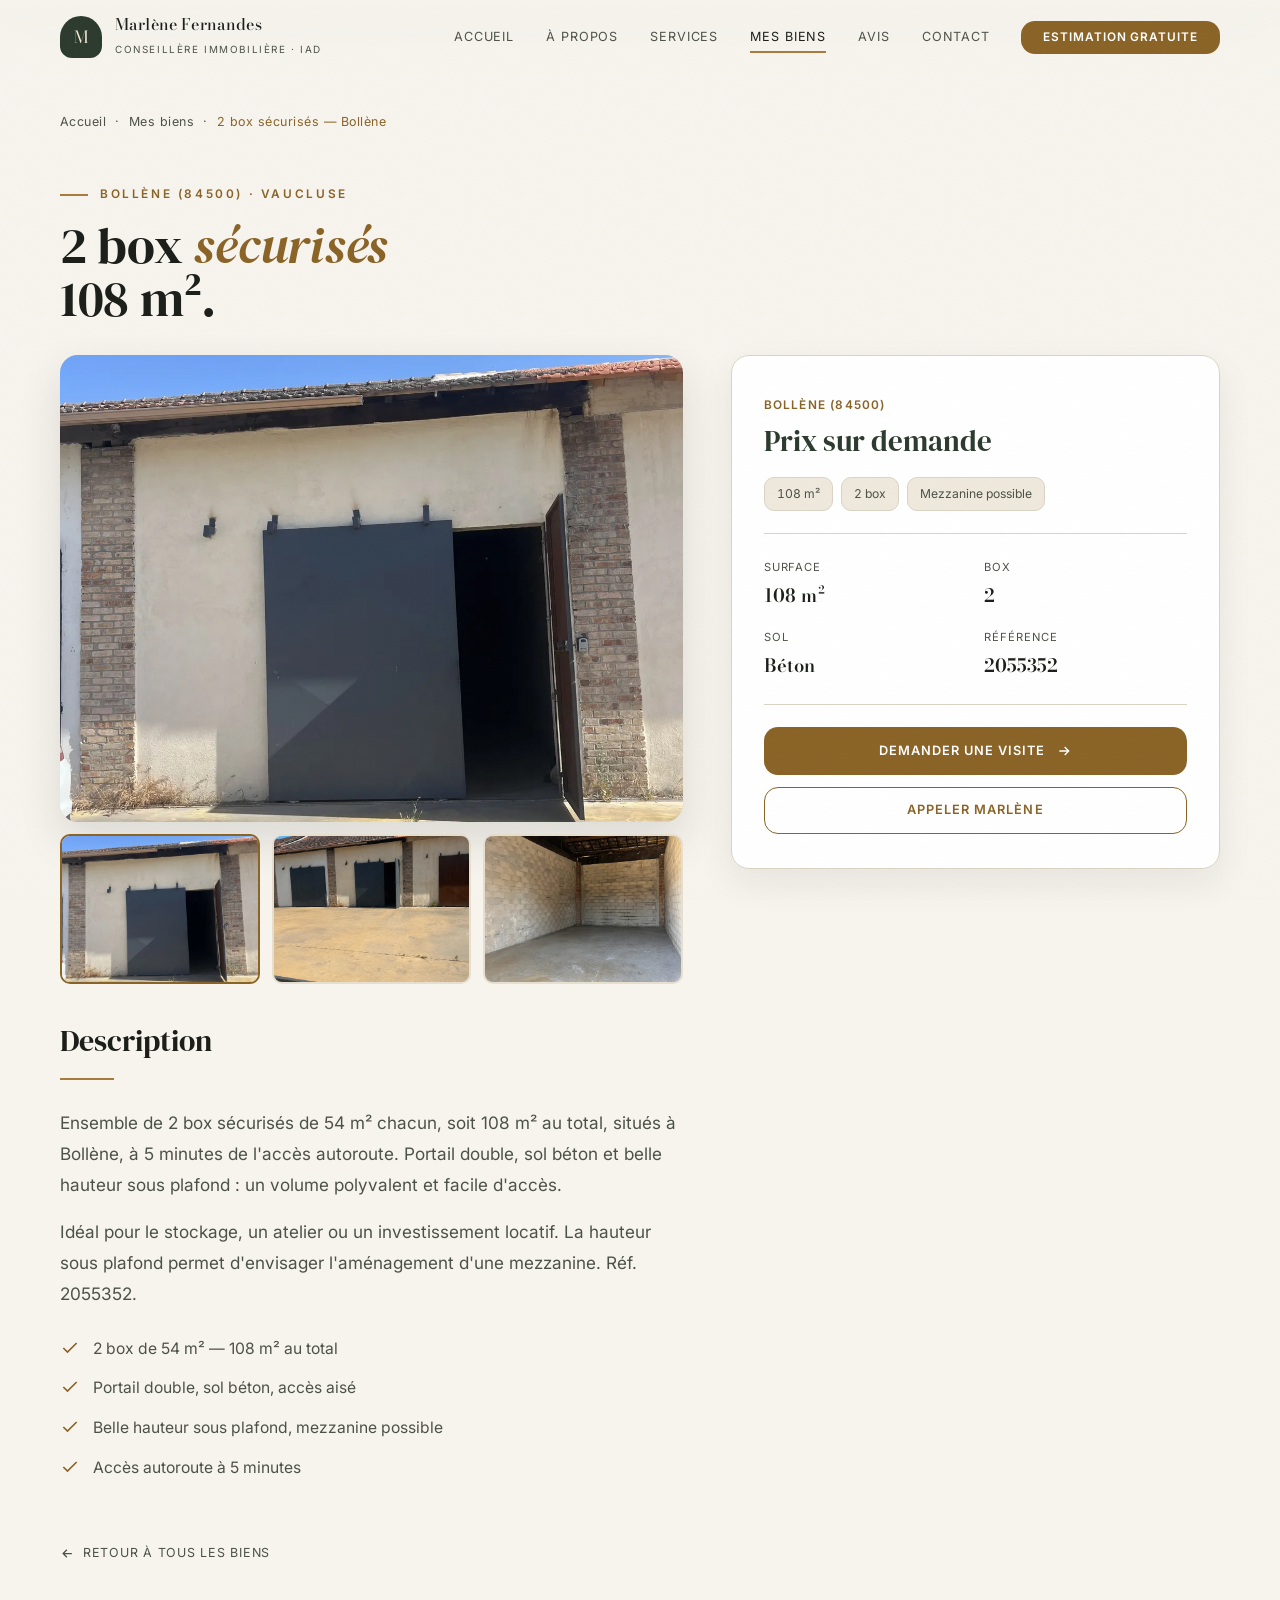
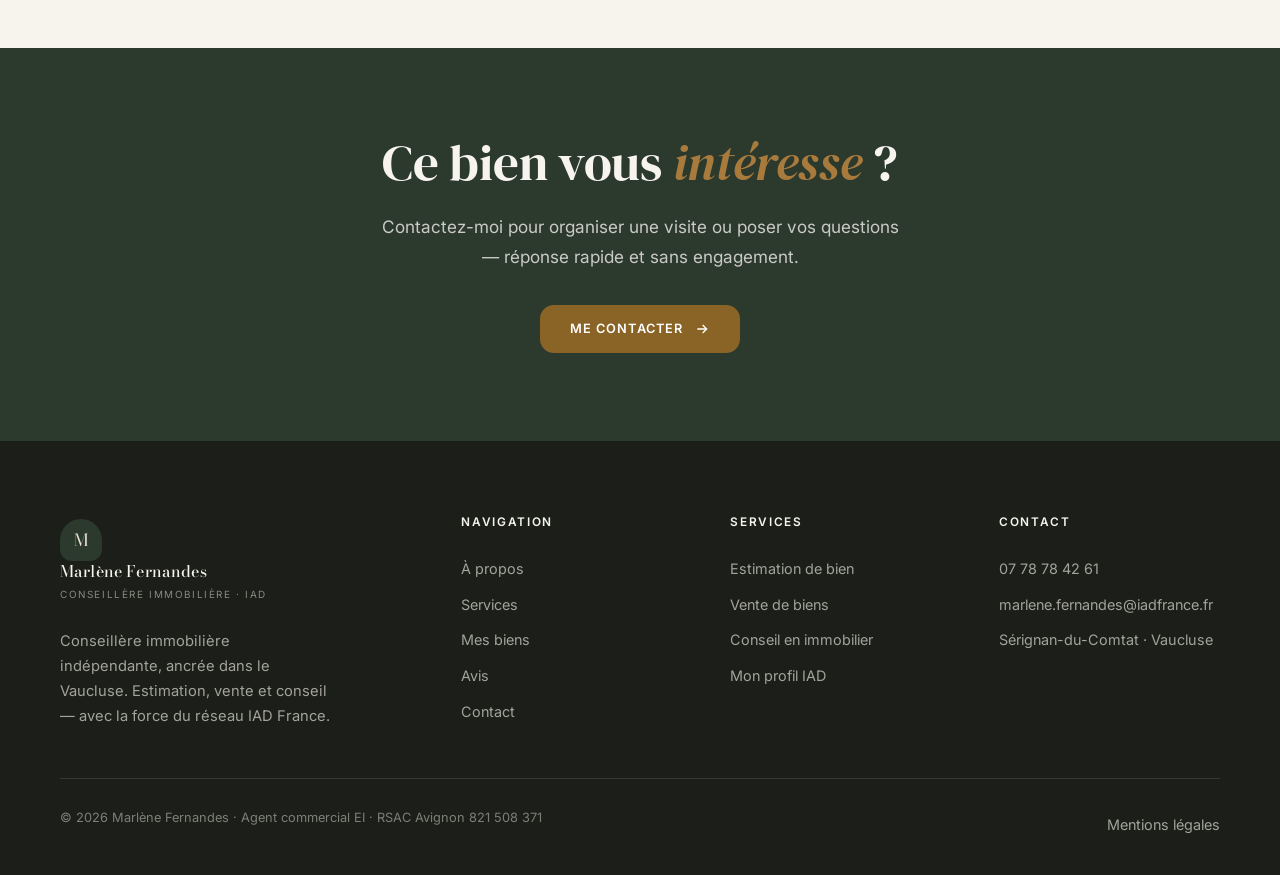
<file: annonce-boxes-108-bollene.html>
<!DOCTYPE html>
<html lang="fr">
<head>
<meta charset="UTF-8">
<meta name="viewport" content="width=device-width, initial-scale=1">
<title>2 box sécurisés 108 m² · Bollène (84500) | Marlène Fernandes</title>
<meta name="description" content="2 box sécurisés de 54 m² chacun (108 m² au total) à Bollène (84500) : portail double, sol béton, belle hauteur sous plafond. Idéal stockage, atelier ou investissement. Proposé par Marlène Fernandes, conseillère IAD.">
<link rel="canonical" href="https://marlene-fernandes.vercel.app/annonce-boxes-108-bollene.html">
<meta name="theme-color" content="#2C3A2E">
<meta property="og:type" content="website">
<meta property="og:locale" content="fr_FR">
<meta property="og:title" content="2 box sécurisés 108 m² · Bollène (84500)">
<meta property="og:description" content="2 box de 54 m², portail double, sol béton, mezzanine. Bollène, Vaucluse. Réf. 2055352.">
<meta property="og:url" content="https://marlene-fernandes.vercel.app/annonce-boxes-108-bollene.html">
<meta property="og:image" content="https://marlene-fernandes.vercel.app/assets/img/box108-2.jpg">
<meta name="twitter:card" content="summary_large_image">
<link rel="icon" href="data:image/svg+xml,%3Csvg xmlns='http://www.w3.org/2000/svg' viewBox='0 0 32 32'%3E%3Crect width='32' height='32' rx='6' fill='%232C3A2E'/%3E%3Ctext x='16' y='22' font-family='Georgia,serif' font-size='18' fill='%23F0E7D7' text-anchor='middle'%3EM%3C/text%3E%3C/svg%3E">
<link rel="preconnect" href="https://fonts.googleapis.com">
<link rel="preconnect" href="https://fonts.gstatic.com" crossorigin>
<link href="https://fonts.googleapis.com/css2?family=Bodoni+Moda:ital,opsz,wght@0,6..96,500..700;1,6..96,500..600&family=DM+Serif+Display:ital@0;1&family=Inter:wght@300;400;500;600&display=swap" rel="stylesheet">
<link rel="stylesheet" href="assets/css/style.css">
<script type="application/ld+json">
{"@context":"https://schema.org","@type":"BreadcrumbList","itemListElement":[
{"@type":"ListItem","position":1,"name":"Accueil","item":"https://marlene-fernandes.vercel.app/"},
{"@type":"ListItem","position":2,"name":"Mes biens","item":"https://marlene-fernandes.vercel.app/biens.html"},
{"@type":"ListItem","position":3,"name":"2 box sécurisés — Bollène","item":"https://marlene-fernandes.vercel.app/annonce-boxes-108-bollene.html"}]}
</script>
</head>
<body>

<header class="nav" id="nav">
  <div class="nav-in">
    <a class="logo" href="index.html" aria-label="Marlène Fernandes, accueil"><span class="logo-mark" aria-hidden="true">M</span><span class="logo-text"><strong>Marlène Fernandes</strong><small>Conseillère immobilière · IAD</small></span></a>
    <nav class="nav-links" aria-label="Navigation principale">
      <a class="nav-a" href="index.html">Accueil</a><a class="nav-a" href="a-propos.html">À propos</a><a class="nav-a" href="services.html">Services</a><a class="nav-a" href="biens.html" aria-current="page">Mes biens</a><a class="nav-a" href="avis.html">Avis</a><a class="nav-a" href="contact.html">Contact</a>
      <a class="btn btn-forest nav-cta" href="contact.html#estimation">Estimation gratuite</a>
    </nav>
    <button class="nav-burger" id="burger" aria-label="Ouvrir le menu" aria-expanded="false" aria-controls="mobmenu"><span></span><span></span><span></span></button>
  </div>
</header>
<div class="mob" id="mobmenu"><a href="index.html">Accueil</a><a href="a-propos.html">À propos</a><a href="services.html">Services</a><a href="biens.html">Mes biens</a><a href="avis.html">Avis</a><a href="contact.html">Contact</a><a class="btn btn-forest" href="contact.html#estimation">Estimation gratuite</a></div>

<main>
<div class="wrap"><nav class="crumbs" aria-label="Fil d'ariane"><a href="index.html">Accueil</a> &nbsp;·&nbsp; <a href="biens.html">Mes biens</a> &nbsp;·&nbsp; <span>2 box sécurisés — Bollène</span></nav></div>

<section class="sec wrap" style="padding-block:44px 80px">
  <div style="margin-bottom:30px">
    <span class="eyebrow">Bollène (84500) · Vaucluse</span>
    <h1 class="display" style="margin-top:14px;font-size:clamp(2rem,4vw,3.2rem)">2 box <em>sécurisés</em><br>108 m².</h1>
  </div>

  <div class="detail">
    <div>
      <div class="gallery-main"><img id="galMain" src="assets/img/box108-2.jpg" width="1200" height="1600" alt="Façade des 2 box sécurisés de 108 m² à Bollène"></div>
      <div class="gallery-thumbs">
        <button type="button" class="gallery-thumb" aria-current="true" aria-label="Voir la photo 1"><img src="assets/img/box108-2.jpg" alt="Façade des 2 box sécurisés à Bollène" loading="lazy"></button>
        <button type="button" class="gallery-thumb" aria-label="Voir la photo 2"><img src="assets/img/box108-1.png" alt="Entrée d'un box sécurisé à Bollène" loading="lazy"></button>
        <button type="button" class="gallery-thumb" aria-label="Voir la photo 3"><img src="assets/img/box108-3.png" alt="Intérieur d'un box sécurisé à Bollène" loading="lazy"></button>
      </div>

      <div class="detail-desc">
        <h2 class="h2">Description</h2>
        <span class="rule"></span>
        <p class="body-lg">Ensemble de 2 box sécurisés de 54 m² chacun, soit 108 m² au total, situés à Bollène, à 5 minutes de l'accès autoroute. Portail double, sol béton et belle hauteur sous plafond : un volume polyvalent et facile d'accès.</p>
        <p class="body-lg" style="margin-top:16px">Idéal pour le stockage, un atelier ou un investissement locatif. La hauteur sous plafond permet d'envisager l'aménagement d'une mezzanine. Réf. 2055352.</p>
        <ul class="checks">
          <li><svg viewBox="0 0 24 24" fill="none" stroke="currentColor" stroke-width="2" aria-hidden="true"><path d="M20 6 9 17l-5-5"/></svg>2 box de 54 m² — 108 m² au total</li>
          <li><svg viewBox="0 0 24 24" fill="none" stroke="currentColor" stroke-width="2" aria-hidden="true"><path d="M20 6 9 17l-5-5"/></svg>Portail double, sol béton, accès aisé</li>
          <li><svg viewBox="0 0 24 24" fill="none" stroke="currentColor" stroke-width="2" aria-hidden="true"><path d="M20 6 9 17l-5-5"/></svg>Belle hauteur sous plafond, mezzanine possible</li>
          <li><svg viewBox="0 0 24 24" fill="none" stroke="currentColor" stroke-width="2" aria-hidden="true"><path d="M20 6 9 17l-5-5"/></svg>Accès autoroute à 5 minutes</li>
        </ul>
      </div>

      <a class="detail-back" href="biens.html"><svg viewBox="0 0 24 24" fill="none" stroke="currentColor" stroke-width="2" aria-hidden="true"><path d="M19 12H5M11 18l-6-6 6-6"/></svg>Retour à tous les biens</a>
    </div>

    <aside class="detail-info">
      <span class="listing-loc">Bollène (84500)</span>
      <div class="detail-price">Prix sur demande</div>
      <div class="listing-specs"><span>108 m²</span><span>2 box</span><span>Mezzanine possible</span></div>
      <div class="detail-meta">
        <div><span>Surface</span><b>108 m²</b></div>
        <div><span>Box</span><b>2</b></div>
        <div><span>Sol</span><b>Béton</b></div>
        <div><span>Référence</span><b>2055352</b></div>
      </div>
      <div class="detail-cta">
        <a class="btn btn-forest" href="contact.html#estimation">Demander une visite <svg viewBox="0 0 24 24" fill="none" stroke="currentColor" stroke-width="2" aria-hidden="true"><path d="M5 12h14M13 6l6 6-6 6"/></svg></a>
        <a class="btn btn-outline" href="tel:+33778784261">Appeler Marlène</a>
      </div>
    </aside>
  </div>
</section>

<section class="cta-band">
  <div class="wrap-sm">
    <h2 class="display">Ce bien vous <em>intéresse</em> ?</h2>
    <p class="body-lg lead-narrow" style="margin-top:22px;color:rgba(247,244,238,.78)">Contactez-moi pour organiser une visite ou poser vos questions — réponse rapide et sans engagement.</p>
    <div style="margin-top:32px"><a class="btn btn-brass" href="contact.html">Me contacter <svg viewBox="0 0 24 24" fill="none" stroke="currentColor" stroke-width="2" aria-hidden="true"><path d="M5 12h14M13 6l6 6-6 6"/></svg></a></div>
  </div>
</section>
</main>

<footer class="footer">
  <div class="wrap">
    <div class="footer-grid">
      <div><a class="logo" href="index.html" aria-label="Marlène Fernandes, accueil"><span class="logo-mark" aria-hidden="true">M</span><span class="logo-text"><strong>Marlène Fernandes</strong><small>Conseillère immobilière · IAD</small></span></a><p class="footer-intro">Conseillère immobilière indépendante, ancrée dans le Vaucluse. Estimation, vente et conseil — avec la force du réseau IAD France.</p></div>
      <div><h4>Navigation</h4><a href="a-propos.html">À propos</a><a href="services.html">Services</a><a href="biens.html">Mes biens</a><a href="avis.html">Avis</a><a href="contact.html">Contact</a></div>
      <div><h4>Services</h4><a href="service-estimation.html">Estimation de bien</a><a href="service-vente.html">Vente de biens</a><a href="service-conseil.html">Conseil en immobilier</a><a href="https://www.iadfrance.fr/conseiller-immobilier/marlene.fernandes" target="_blank" rel="noopener">Mon profil IAD</a></div>
      <div><h4>Contact</h4><a href="tel:+33778784261">07 78 78 42 61</a><a href="mailto:marlene.fernandes@iadfrance.fr">marlene.fernandes@iadfrance.fr</a><a href="contact.html">Sérignan-du-Comtat · Vaucluse</a></div>
    </div>
    <div class="footer-bottom"><span>© 2026 Marlène Fernandes · Agent commercial EI · RSAC Avignon 821&nbsp;508&nbsp;371</span><span><a href="mentions-legales.html">Mentions légales</a></span></div>
  </div>
</footer>
<a class="fab-call" href="tel:+33778784261" aria-label="Appeler Marlène Fernandes au 07 78 78 42 61"><svg viewBox="0 0 24 24" fill="none" stroke="currentColor" stroke-width="2" stroke-linecap="round" stroke-linejoin="round" aria-hidden="true"><path d="M22 16.92v3a2 2 0 0 1-2.18 2 19.79 19.79 0 0 1-8.63-3.07 19.5 19.5 0 0 1-6-6 19.79 19.79 0 0 1-3.07-8.67A2 2 0 0 1 4.11 2h3a2 2 0 0 1 2 1.72c.13.81.36 1.6.7 2.34a2 2 0 0 1-.45 2.11L8.09 9.91a16 16 0 0 0 6 6l1.74-1.27a2 2 0 0 1 2.11-.45c.74.34 1.53.57 2.34.7A2 2 0 0 1 22 16.92z"/></svg></a>
<script src="assets/js/main.js" defer></script>
</body>
</html>
</file>
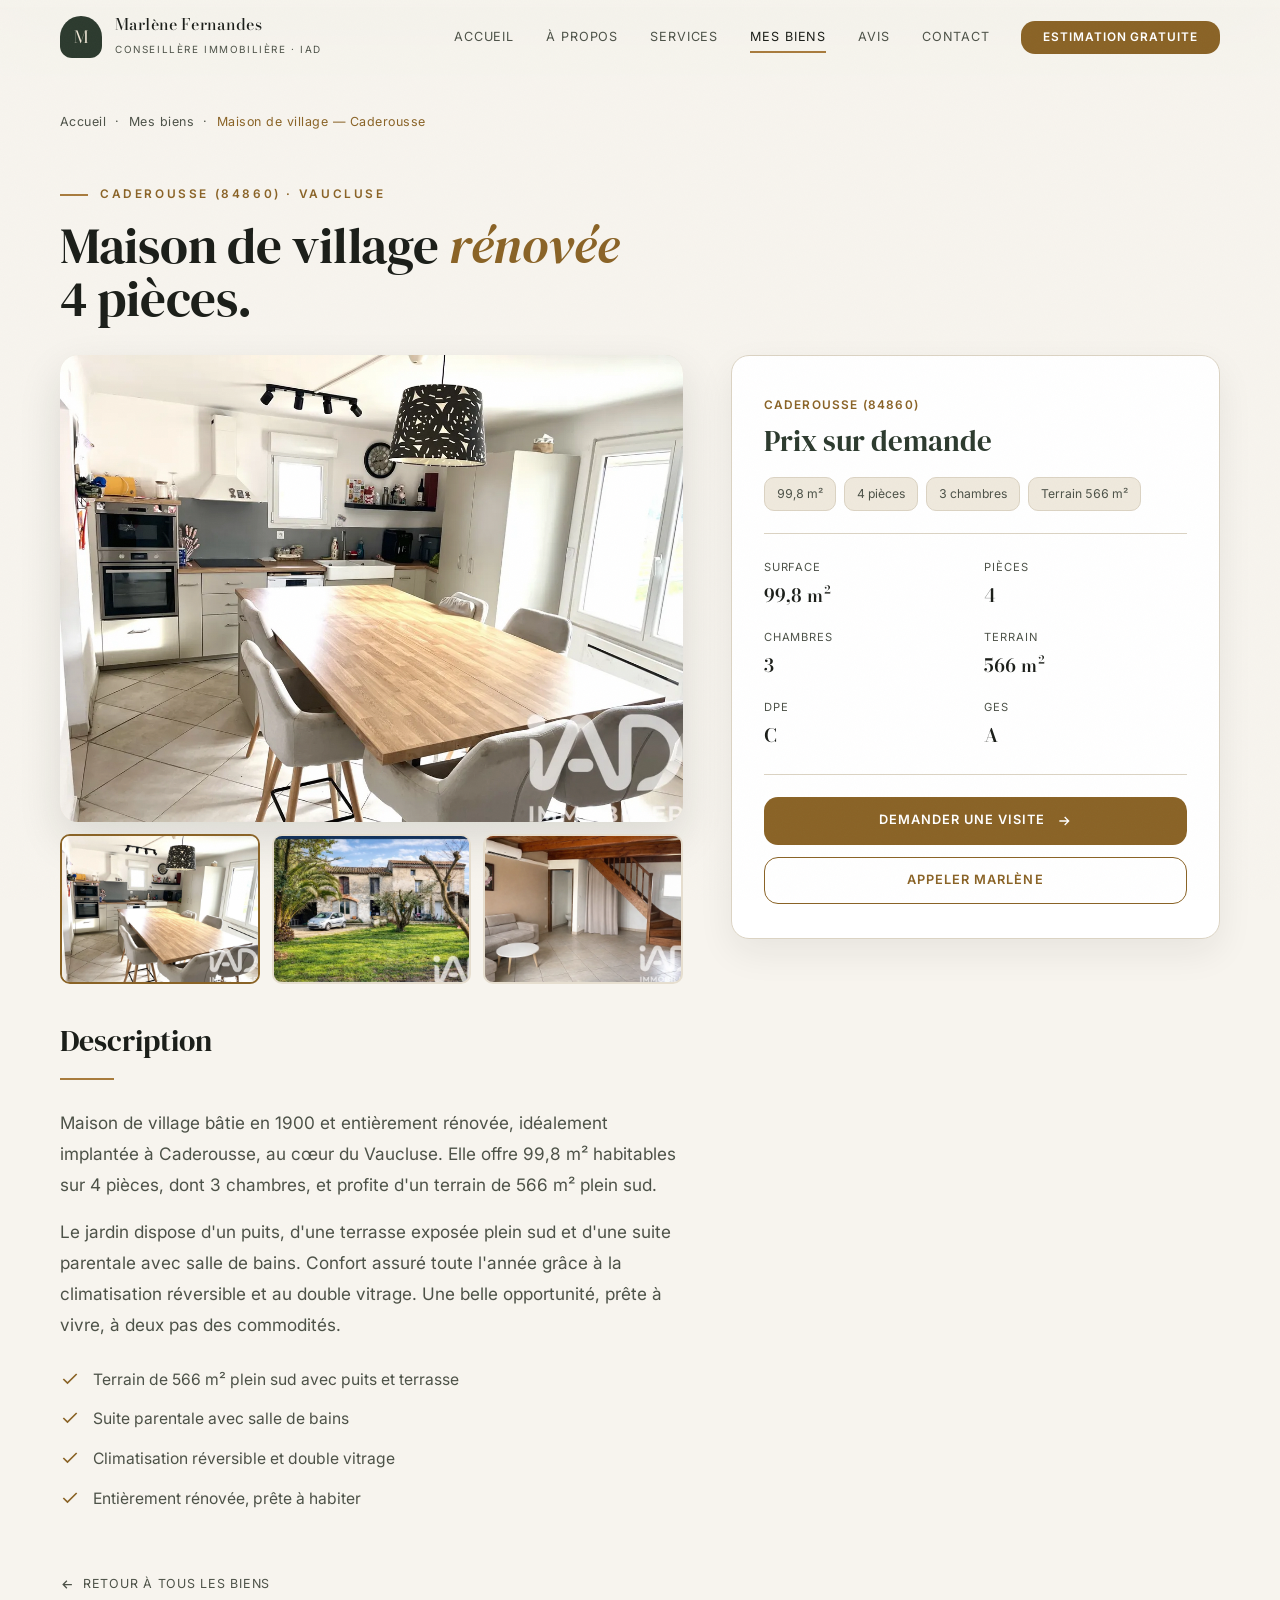
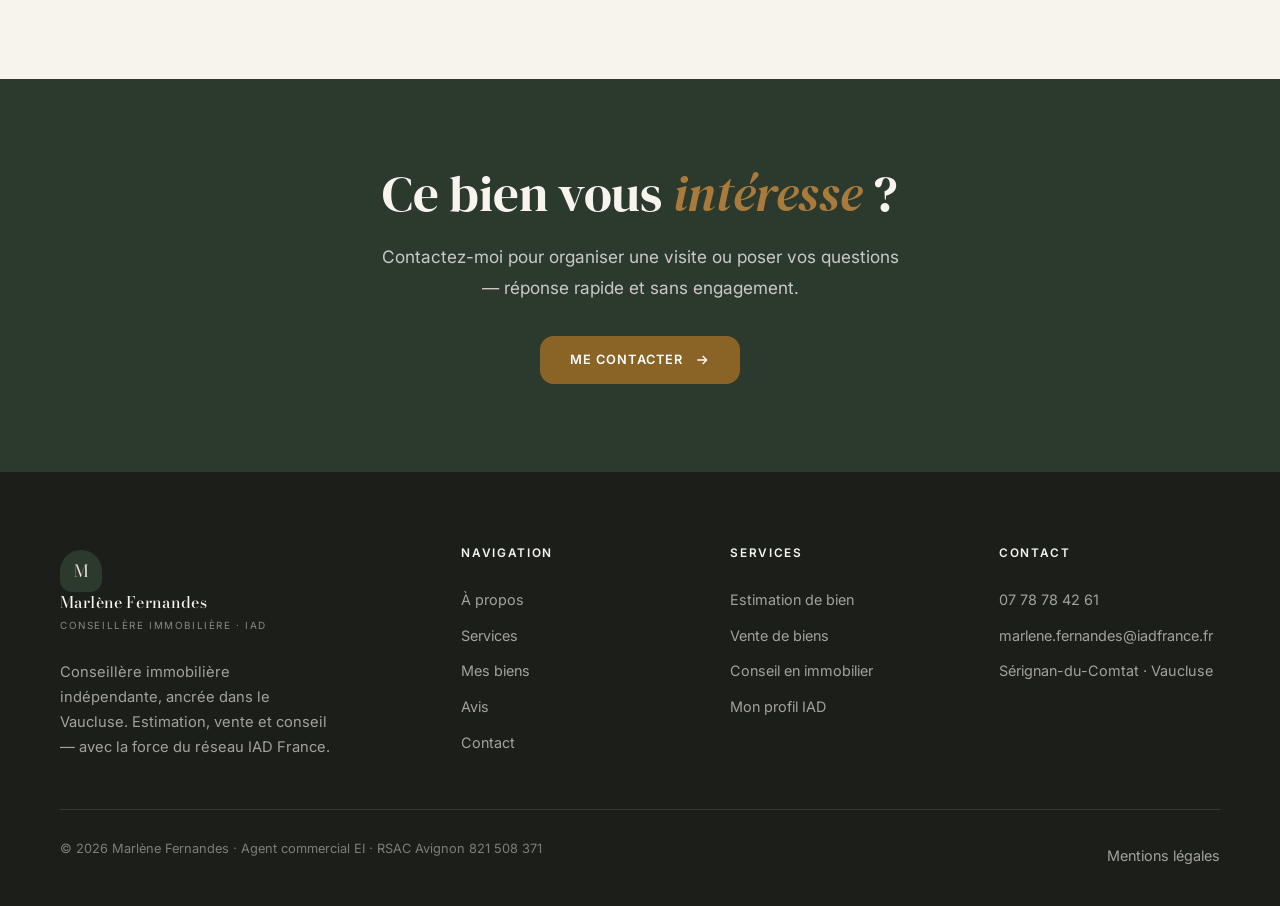
<file: annonce-maison-caderousse.html>
<!DOCTYPE html>
<html lang="fr">
<head>
<meta charset="UTF-8">
<meta name="viewport" content="width=device-width, initial-scale=1">
<title>Maison de village 4 pièces · Caderousse (84860) | Marlène Fernandes</title>
<meta name="description" content="Maison de village de 99,8 m² entièrement rénovée à Caderousse (84860) : 4 pièces, 3 chambres, terrain de 566 m² plein sud avec puits. Proposée par Marlène Fernandes, conseillère IAD.">
<link rel="canonical" href="https://marlene-fernandes.vercel.app/annonce-maison-caderousse.html">
<meta name="theme-color" content="#2C3A2E">
<meta property="og:type" content="website">
<meta property="og:locale" content="fr_FR">
<meta property="og:title" content="Maison de village 4 pièces · Caderousse (84860)">
<meta property="og:description" content="99,8 m² rénovés, 3 chambres, terrain 566 m² plein sud. Caderousse, Vaucluse.">
<meta property="og:url" content="https://marlene-fernandes.vercel.app/annonce-maison-caderousse.html">
<meta property="og:image" content="https://marlene-fernandes.vercel.app/assets/img/maison-2.jpg">
<meta name="twitter:card" content="summary_large_image">
<link rel="icon" href="data:image/svg+xml,%3Csvg xmlns='http://www.w3.org/2000/svg' viewBox='0 0 32 32'%3E%3Crect width='32' height='32' rx='6' fill='%232C3A2E'/%3E%3Ctext x='16' y='22' font-family='Georgia,serif' font-size='18' fill='%23F0E7D7' text-anchor='middle'%3EM%3C/text%3E%3C/svg%3E">
<link rel="preconnect" href="https://fonts.googleapis.com">
<link rel="preconnect" href="https://fonts.gstatic.com" crossorigin>
<link href="https://fonts.googleapis.com/css2?family=Bodoni+Moda:ital,opsz,wght@0,6..96,500..700;1,6..96,500..600&family=DM+Serif+Display:ital@0;1&family=Inter:wght@300;400;500;600&display=swap" rel="stylesheet">
<link rel="stylesheet" href="assets/css/style.css">
<script type="application/ld+json">
{"@context":"https://schema.org","@type":"BreadcrumbList","itemListElement":[
{"@type":"ListItem","position":1,"name":"Accueil","item":"https://marlene-fernandes.vercel.app/"},
{"@type":"ListItem","position":2,"name":"Mes biens","item":"https://marlene-fernandes.vercel.app/biens.html"},
{"@type":"ListItem","position":3,"name":"Maison de village — Caderousse","item":"https://marlene-fernandes.vercel.app/annonce-maison-caderousse.html"}]}
</script>
</head>
<body>

<header class="nav" id="nav">
  <div class="nav-in">
    <a class="logo" href="index.html" aria-label="Marlène Fernandes, accueil"><span class="logo-mark" aria-hidden="true">M</span><span class="logo-text"><strong>Marlène Fernandes</strong><small>Conseillère immobilière · IAD</small></span></a>
    <nav class="nav-links" aria-label="Navigation principale">
      <a class="nav-a" href="index.html">Accueil</a><a class="nav-a" href="a-propos.html">À propos</a><a class="nav-a" href="services.html">Services</a><a class="nav-a" href="biens.html" aria-current="page">Mes biens</a><a class="nav-a" href="avis.html">Avis</a><a class="nav-a" href="contact.html">Contact</a>
      <a class="btn btn-forest nav-cta" href="contact.html#estimation">Estimation gratuite</a>
    </nav>
    <button class="nav-burger" id="burger" aria-label="Ouvrir le menu" aria-expanded="false" aria-controls="mobmenu"><span></span><span></span><span></span></button>
  </div>
</header>
<div class="mob" id="mobmenu"><a href="index.html">Accueil</a><a href="a-propos.html">À propos</a><a href="services.html">Services</a><a href="biens.html">Mes biens</a><a href="avis.html">Avis</a><a href="contact.html">Contact</a><a class="btn btn-forest" href="contact.html#estimation">Estimation gratuite</a></div>

<main>
<div class="wrap"><nav class="crumbs" aria-label="Fil d'ariane"><a href="index.html">Accueil</a> &nbsp;·&nbsp; <a href="biens.html">Mes biens</a> &nbsp;·&nbsp; <span>Maison de village — Caderousse</span></nav></div>

<section class="sec wrap" style="padding-block:44px 80px">
  <div style="margin-bottom:30px">
    <span class="eyebrow">Caderousse (84860) · Vaucluse</span>
    <h1 class="display" style="margin-top:14px;font-size:clamp(2rem,4vw,3.2rem)">Maison de village <em>rénovée</em><br>4 pièces.</h1>
  </div>

  <div class="detail">
    <div>
      <div class="gallery-main"><img id="galMain" src="assets/img/maison-2.jpg" width="1200" height="900" alt="Cuisine ouverte de la maison de village rénovée à Caderousse"></div>
      <div class="gallery-thumbs">
        <button type="button" class="gallery-thumb" aria-current="true" aria-label="Voir la photo 1"><img src="assets/img/maison-2.jpg" alt="Cuisine ouverte de la maison de village rénovée à Caderousse" loading="lazy"></button>
        <button type="button" class="gallery-thumb" aria-label="Voir la photo 2"><img src="assets/img/maison-1.png" alt="Façade et jardin de la maison de village à Caderousse" loading="lazy"></button>
        <button type="button" class="gallery-thumb" aria-label="Voir la photo 3"><img src="assets/img/maison-3.png" alt="Pièce de vie de la maison de village à Caderousse" loading="lazy"></button>
      </div>

      <div class="detail-desc">
        <h2 class="h2">Description</h2>
        <span class="rule"></span>
        <p class="body-lg">Maison de village bâtie en 1900 et entièrement rénovée, idéalement implantée à Caderousse, au cœur du Vaucluse. Elle offre 99,8 m² habitables sur 4 pièces, dont 3 chambres, et profite d'un terrain de 566 m² plein sud.</p>
        <p class="body-lg" style="margin-top:16px">Le jardin dispose d'un puits, d'une terrasse exposée plein sud et d'une suite parentale avec salle de bains. Confort assuré toute l'année grâce à la climatisation réversible et au double vitrage. Une belle opportunité, prête à vivre, à deux pas des commodités.</p>
        <ul class="checks">
          <li><svg viewBox="0 0 24 24" fill="none" stroke="currentColor" stroke-width="2" aria-hidden="true"><path d="M20 6 9 17l-5-5"/></svg>Terrain de 566 m² plein sud avec puits et terrasse</li>
          <li><svg viewBox="0 0 24 24" fill="none" stroke="currentColor" stroke-width="2" aria-hidden="true"><path d="M20 6 9 17l-5-5"/></svg>Suite parentale avec salle de bains</li>
          <li><svg viewBox="0 0 24 24" fill="none" stroke="currentColor" stroke-width="2" aria-hidden="true"><path d="M20 6 9 17l-5-5"/></svg>Climatisation réversible et double vitrage</li>
          <li><svg viewBox="0 0 24 24" fill="none" stroke="currentColor" stroke-width="2" aria-hidden="true"><path d="M20 6 9 17l-5-5"/></svg>Entièrement rénovée, prête à habiter</li>
        </ul>
      </div>

      <a class="detail-back" href="biens.html"><svg viewBox="0 0 24 24" fill="none" stroke="currentColor" stroke-width="2" aria-hidden="true"><path d="M19 12H5M11 18l-6-6 6-6"/></svg>Retour à tous les biens</a>
    </div>

    <aside class="detail-info">
      <span class="listing-loc">Caderousse (84860)</span>
      <div class="detail-price">Prix sur demande</div>
      <div class="listing-specs"><span>99,8 m²</span><span>4 pièces</span><span>3 chambres</span><span>Terrain 566 m²</span></div>
      <div class="detail-meta">
        <div><span>Surface</span><b>99,8 m²</b></div>
        <div><span>Pièces</span><b>4</b></div>
        <div><span>Chambres</span><b>3</b></div>
        <div><span>Terrain</span><b>566 m²</b></div>
        <div><span>DPE</span><b>C</b></div>
        <div><span>GES</span><b>A</b></div>
      </div>
      <div class="detail-cta">
        <a class="btn btn-forest" href="contact.html#estimation">Demander une visite <svg viewBox="0 0 24 24" fill="none" stroke="currentColor" stroke-width="2" aria-hidden="true"><path d="M5 12h14M13 6l6 6-6 6"/></svg></a>
        <a class="btn btn-outline" href="tel:+33778784261">Appeler Marlène</a>
      </div>
    </aside>
  </div>
</section>

<section class="cta-band">
  <div class="wrap-sm">
    <h2 class="display">Ce bien vous <em>intéresse</em> ?</h2>
    <p class="body-lg lead-narrow" style="margin-top:22px;color:rgba(247,244,238,.78)">Contactez-moi pour organiser une visite ou poser vos questions — réponse rapide et sans engagement.</p>
    <div style="margin-top:32px"><a class="btn btn-brass" href="contact.html">Me contacter <svg viewBox="0 0 24 24" fill="none" stroke="currentColor" stroke-width="2" aria-hidden="true"><path d="M5 12h14M13 6l6 6-6 6"/></svg></a></div>
  </div>
</section>
</main>

<footer class="footer">
  <div class="wrap">
    <div class="footer-grid">
      <div><a class="logo" href="index.html" aria-label="Marlène Fernandes, accueil"><span class="logo-mark" aria-hidden="true">M</span><span class="logo-text"><strong>Marlène Fernandes</strong><small>Conseillère immobilière · IAD</small></span></a><p class="footer-intro">Conseillère immobilière indépendante, ancrée dans le Vaucluse. Estimation, vente et conseil — avec la force du réseau IAD France.</p></div>
      <div><h4>Navigation</h4><a href="a-propos.html">À propos</a><a href="services.html">Services</a><a href="biens.html">Mes biens</a><a href="avis.html">Avis</a><a href="contact.html">Contact</a></div>
      <div><h4>Services</h4><a href="service-estimation.html">Estimation de bien</a><a href="service-vente.html">Vente de biens</a><a href="service-conseil.html">Conseil en immobilier</a><a href="https://www.iadfrance.fr/conseiller-immobilier/marlene.fernandes" target="_blank" rel="noopener">Mon profil IAD</a></div>
      <div><h4>Contact</h4><a href="tel:+33778784261">07 78 78 42 61</a><a href="mailto:marlene.fernandes@iadfrance.fr">marlene.fernandes@iadfrance.fr</a><a href="contact.html">Sérignan-du-Comtat · Vaucluse</a></div>
    </div>
    <div class="footer-bottom"><span>© 2026 Marlène Fernandes · Agent commercial EI · RSAC Avignon 821&nbsp;508&nbsp;371</span><span><a href="mentions-legales.html">Mentions légales</a></span></div>
  </div>
</footer>
<a class="fab-call" href="tel:+33778784261" aria-label="Appeler Marlène Fernandes au 07 78 78 42 61"><svg viewBox="0 0 24 24" fill="none" stroke="currentColor" stroke-width="2" stroke-linecap="round" stroke-linejoin="round" aria-hidden="true"><path d="M22 16.92v3a2 2 0 0 1-2.18 2 19.79 19.79 0 0 1-8.63-3.07 19.5 19.5 0 0 1-6-6 19.79 19.79 0 0 1-3.07-8.67A2 2 0 0 1 4.11 2h3a2 2 0 0 1 2 1.72c.13.81.36 1.6.7 2.34a2 2 0 0 1-.45 2.11L8.09 9.91a16 16 0 0 0 6 6l1.74-1.27a2 2 0 0 1 2.11-.45c.74.34 1.53.57 2.34.7A2 2 0 0 1 22 16.92z"/></svg></a>
<script src="assets/js/main.js" defer></script>
</body>
</html>
</file>
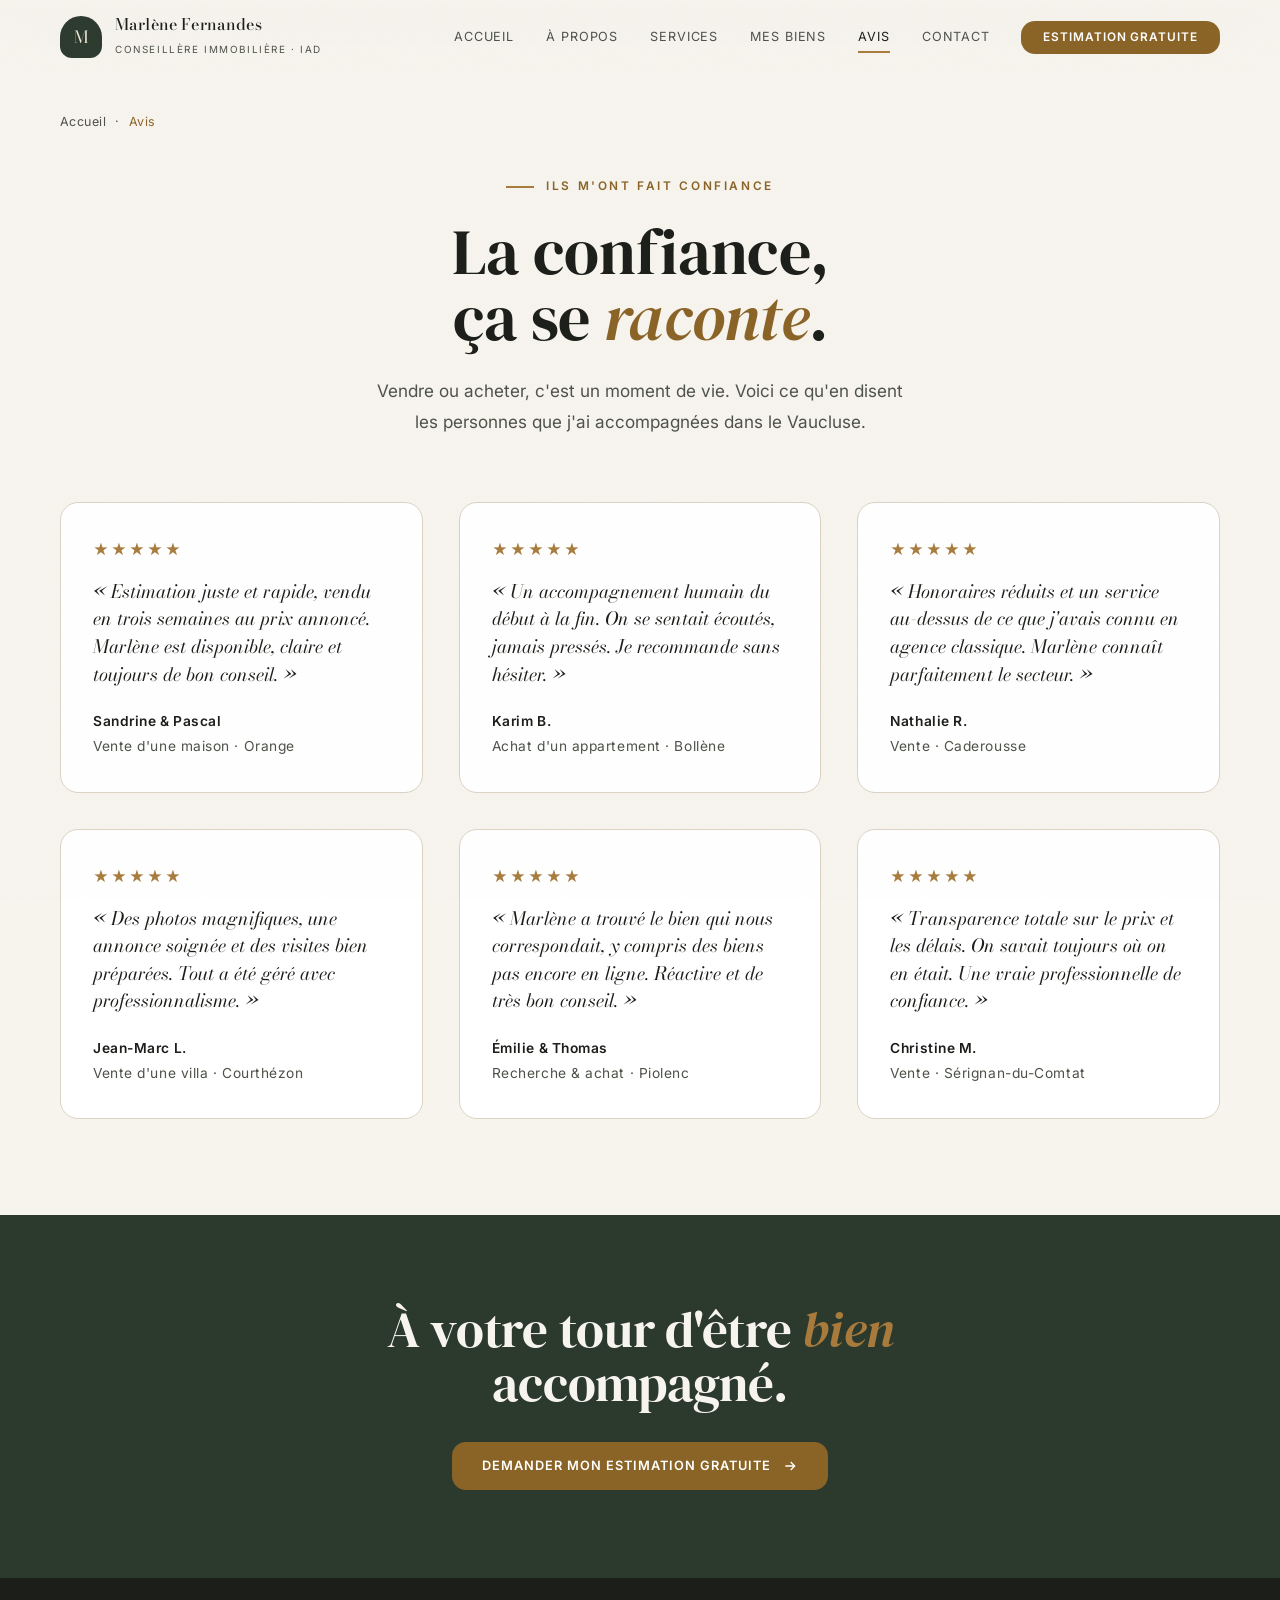
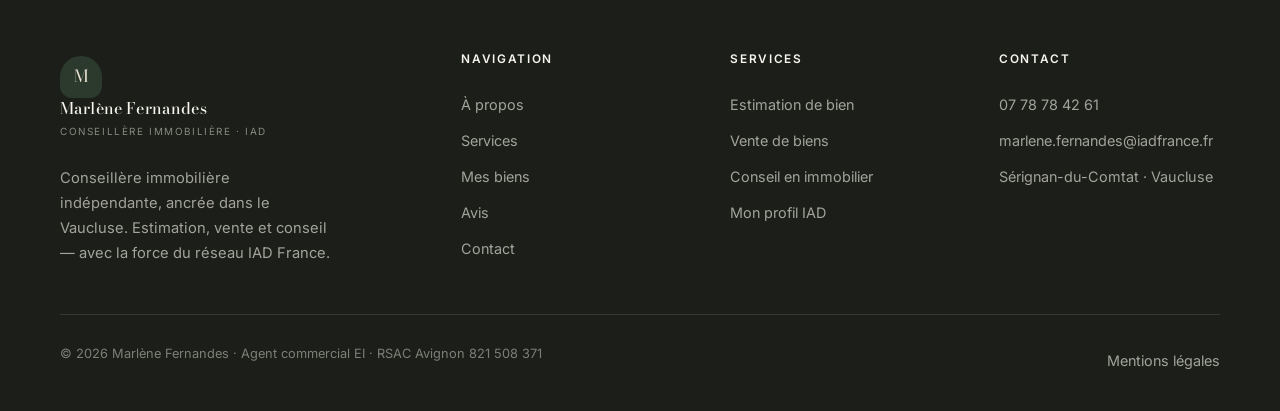
<file: avis.html>
<!DOCTYPE html>
<html lang="fr">
<head>
<meta charset="UTF-8">
<meta name="viewport" content="width=device-width, initial-scale=1">
<title>Avis clients · Marlène Fernandes, conseillère immobilière IAD</title>
<meta name="description" content="Les retours des vendeurs et acquéreurs accompagnés par Marlène Fernandes, conseillère immobilière IAD à Orange et dans le Vaucluse.">
<link rel="canonical" href="https://marlene-fernandes.vercel.app/avis.html">
<meta name="theme-color" content="#2C3A2E">
<meta property="og:type" content="website">
<meta property="og:locale" content="fr_FR">
<meta property="og:title" content="Avis clients · Marlène Fernandes IAD">
<meta property="og:description" content="Ce que disent les clients accompagnés dans le Vaucluse.">
<meta property="og:url" content="https://marlene-fernandes.vercel.app/avis.html">
<meta property="og:image" content="https://marlene-fernandes.vercel.app/assets/img/marlene.png">
<meta name="twitter:card" content="summary_large_image">
<link rel="icon" href="data:image/svg+xml,%3Csvg xmlns='http://www.w3.org/2000/svg' viewBox='0 0 32 32'%3E%3Crect width='32' height='32' rx='6' fill='%232C3A2E'/%3E%3Ctext x='16' y='22' font-family='Georgia,serif' font-size='18' fill='%23F0E7D7' text-anchor='middle'%3EM%3C/text%3E%3C/svg%3E">
<link rel="preconnect" href="https://fonts.googleapis.com">
<link rel="preconnect" href="https://fonts.gstatic.com" crossorigin>
<link href="https://fonts.googleapis.com/css2?family=Bodoni+Moda:ital,opsz,wght@0,6..96,500..700;1,6..96,500..600&family=DM+Serif+Display:ital@0;1&family=Inter:wght@300;400;500;600&display=swap" rel="stylesheet">
<link rel="stylesheet" href="assets/css/style.css">
<script type="application/ld+json">
{"@context":"https://schema.org","@type":"BreadcrumbList","itemListElement":[
{"@type":"ListItem","position":1,"name":"Accueil","item":"https://marlene-fernandes.vercel.app/"},
{"@type":"ListItem","position":2,"name":"Avis","item":"https://marlene-fernandes.vercel.app/avis.html"}]}
</script>
</head>
<body>

<header class="nav" id="nav">
  <div class="nav-in">
    <a class="logo" href="index.html" aria-label="Marlène Fernandes, accueil"><span class="logo-mark" aria-hidden="true">M</span><span class="logo-text"><strong>Marlène Fernandes</strong><small>Conseillère immobilière · IAD</small></span></a>
    <nav class="nav-links" aria-label="Navigation principale">
      <a class="nav-a" href="index.html">Accueil</a><a class="nav-a" href="a-propos.html">À propos</a><a class="nav-a" href="services.html">Services</a><a class="nav-a" href="biens.html">Mes biens</a><a class="nav-a" href="avis.html" aria-current="page">Avis</a><a class="nav-a" href="contact.html">Contact</a>
      <a class="btn btn-forest nav-cta" href="contact.html#estimation">Estimation gratuite</a>
    </nav>
    <button class="nav-burger" id="burger" aria-label="Ouvrir le menu" aria-expanded="false" aria-controls="mobmenu"><span></span><span></span><span></span></button>
  </div>
</header>
<div class="mob" id="mobmenu"><a href="index.html">Accueil</a><a href="a-propos.html">À propos</a><a href="services.html">Services</a><a href="biens.html">Mes biens</a><a href="avis.html">Avis</a><a href="contact.html">Contact</a><a class="btn btn-forest" href="contact.html#estimation">Estimation gratuite</a></div>

<main>
<div class="wrap"><nav class="crumbs" aria-label="Fil d'ariane"><a href="index.html">Accueil</a> &nbsp;·&nbsp; <span>Avis</span></nav></div>

<section class="wrap page-head center-text">
  <span class="eyebrow center">Ils m'ont fait confiance</span>
  <h1 class="display" style="margin-top:22px">La confiance,<br>ça se <em>raconte</em>.</h1>
  <p class="body-lg lead-narrow" style="margin-top:24px">Vendre ou acheter, c'est un moment de vie. Voici ce qu'en disent les personnes que j'ai accompagnées dans le Vaucluse.</p>
</section>

<section class="wrap" style="padding-bottom:96px">
  <div class="grid-3">
    <figure class="quote">
      <div class="stars" aria-label="5 étoiles sur 5">★★★★★</div>
      <blockquote>« Estimation juste et rapide, vendu en trois semaines au prix annoncé. Marlène est disponible, claire et toujours de bon conseil. »</blockquote>
      <cite><b>Sandrine & Pascal</b>Vente d'une maison · Orange</cite>
    </figure>
    <figure class="quote">
      <div class="stars" aria-label="5 étoiles sur 5">★★★★★</div>
      <blockquote>« Un accompagnement humain du début à la fin. On se sentait écoutés, jamais pressés. Je recommande sans hésiter. »</blockquote>
      <cite><b>Karim B.</b>Achat d'un appartement · Bollène</cite>
    </figure>
    <figure class="quote">
      <div class="stars" aria-label="5 étoiles sur 5">★★★★★</div>
      <blockquote>« Honoraires réduits et un service au-dessus de ce que j'avais connu en agence classique. Marlène connaît parfaitement le secteur. »</blockquote>
      <cite><b>Nathalie R.</b>Vente · Caderousse</cite>
    </figure>
    <figure class="quote">
      <div class="stars" aria-label="5 étoiles sur 5">★★★★★</div>
      <blockquote>« Des photos magnifiques, une annonce soignée et des visites bien préparées. Tout a été géré avec professionnalisme. »</blockquote>
      <cite><b>Jean-Marc L.</b>Vente d'une villa · Courthézon</cite>
    </figure>
    <figure class="quote">
      <div class="stars" aria-label="5 étoiles sur 5">★★★★★</div>
      <blockquote>« Marlène a trouvé le bien qui nous correspondait, y compris des biens pas encore en ligne. Réactive et de très bon conseil. »</blockquote>
      <cite><b>Émilie & Thomas</b>Recherche & achat · Piolenc</cite>
    </figure>
    <figure class="quote">
      <div class="stars" aria-label="5 étoiles sur 5">★★★★★</div>
      <blockquote>« Transparence totale sur le prix et les délais. On savait toujours où on en était. Une vraie professionnelle de confiance. »</blockquote>
      <cite><b>Christine M.</b>Vente · Sérignan-du-Comtat</cite>
    </figure>
  </div>
</section>

<section class="cta-band">
  <div class="wrap-sm">
    <h2 class="display">À votre tour d'être <em>bien</em> accompagné.</h2>
    <div style="margin-top:32px"><a class="btn btn-brass" href="contact.html#estimation">Demander mon estimation gratuite <svg viewBox="0 0 24 24" fill="none" stroke="currentColor" stroke-width="2" aria-hidden="true"><path d="M5 12h14M13 6l6 6-6 6"/></svg></a></div>
  </div>
</section>
</main>

<footer class="footer">
  <div class="wrap">
    <div class="footer-grid">
      <div><a class="logo" href="index.html" aria-label="Marlène Fernandes, accueil"><span class="logo-mark" aria-hidden="true">M</span><span class="logo-text"><strong>Marlène Fernandes</strong><small>Conseillère immobilière · IAD</small></span></a><p class="footer-intro">Conseillère immobilière indépendante, ancrée dans le Vaucluse. Estimation, vente et conseil — avec la force du réseau IAD France.</p></div>
      <div><h4>Navigation</h4><a href="a-propos.html">À propos</a><a href="services.html">Services</a><a href="biens.html">Mes biens</a><a href="avis.html">Avis</a><a href="contact.html">Contact</a></div>
      <div><h4>Services</h4><a href="service-estimation.html">Estimation de bien</a><a href="service-vente.html">Vente de biens</a><a href="service-conseil.html">Conseil en immobilier</a><a href="https://www.iadfrance.fr/conseiller-immobilier/marlene.fernandes" target="_blank" rel="noopener">Mon profil IAD</a></div>
      <div><h4>Contact</h4><a href="tel:+33778784261">07 78 78 42 61</a><a href="mailto:marlene.fernandes@iadfrance.fr">marlene.fernandes@iadfrance.fr</a><a href="contact.html">Sérignan-du-Comtat · Vaucluse</a></div>
    </div>
    <div class="footer-bottom"><span>© 2026 Marlène Fernandes · Agent commercial EI · RSAC Avignon 821&nbsp;508&nbsp;371</span><span><a href="mentions-legales.html">Mentions légales</a></span></div>
  </div>
</footer>
<a class="fab-call" href="tel:+33778784261" aria-label="Appeler Marlène Fernandes au 07 78 78 42 61"><svg viewBox="0 0 24 24" fill="none" stroke="currentColor" stroke-width="2" stroke-linecap="round" stroke-linejoin="round" aria-hidden="true"><path d="M22 16.92v3a2 2 0 0 1-2.18 2 19.79 19.79 0 0 1-8.63-3.07 19.5 19.5 0 0 1-6-6 19.79 19.79 0 0 1-3.07-8.67A2 2 0 0 1 4.11 2h3a2 2 0 0 1 2 1.72c.13.81.36 1.6.7 2.34a2 2 0 0 1-.45 2.11L8.09 9.91a16 16 0 0 0 6 6l1.74-1.27a2 2 0 0 1 2.11-.45c.74.34 1.53.57 2.34.7A2 2 0 0 1 22 16.92z"/></svg></a>
<script src="assets/js/main.js" defer></script>
</body>
</html>
</file>
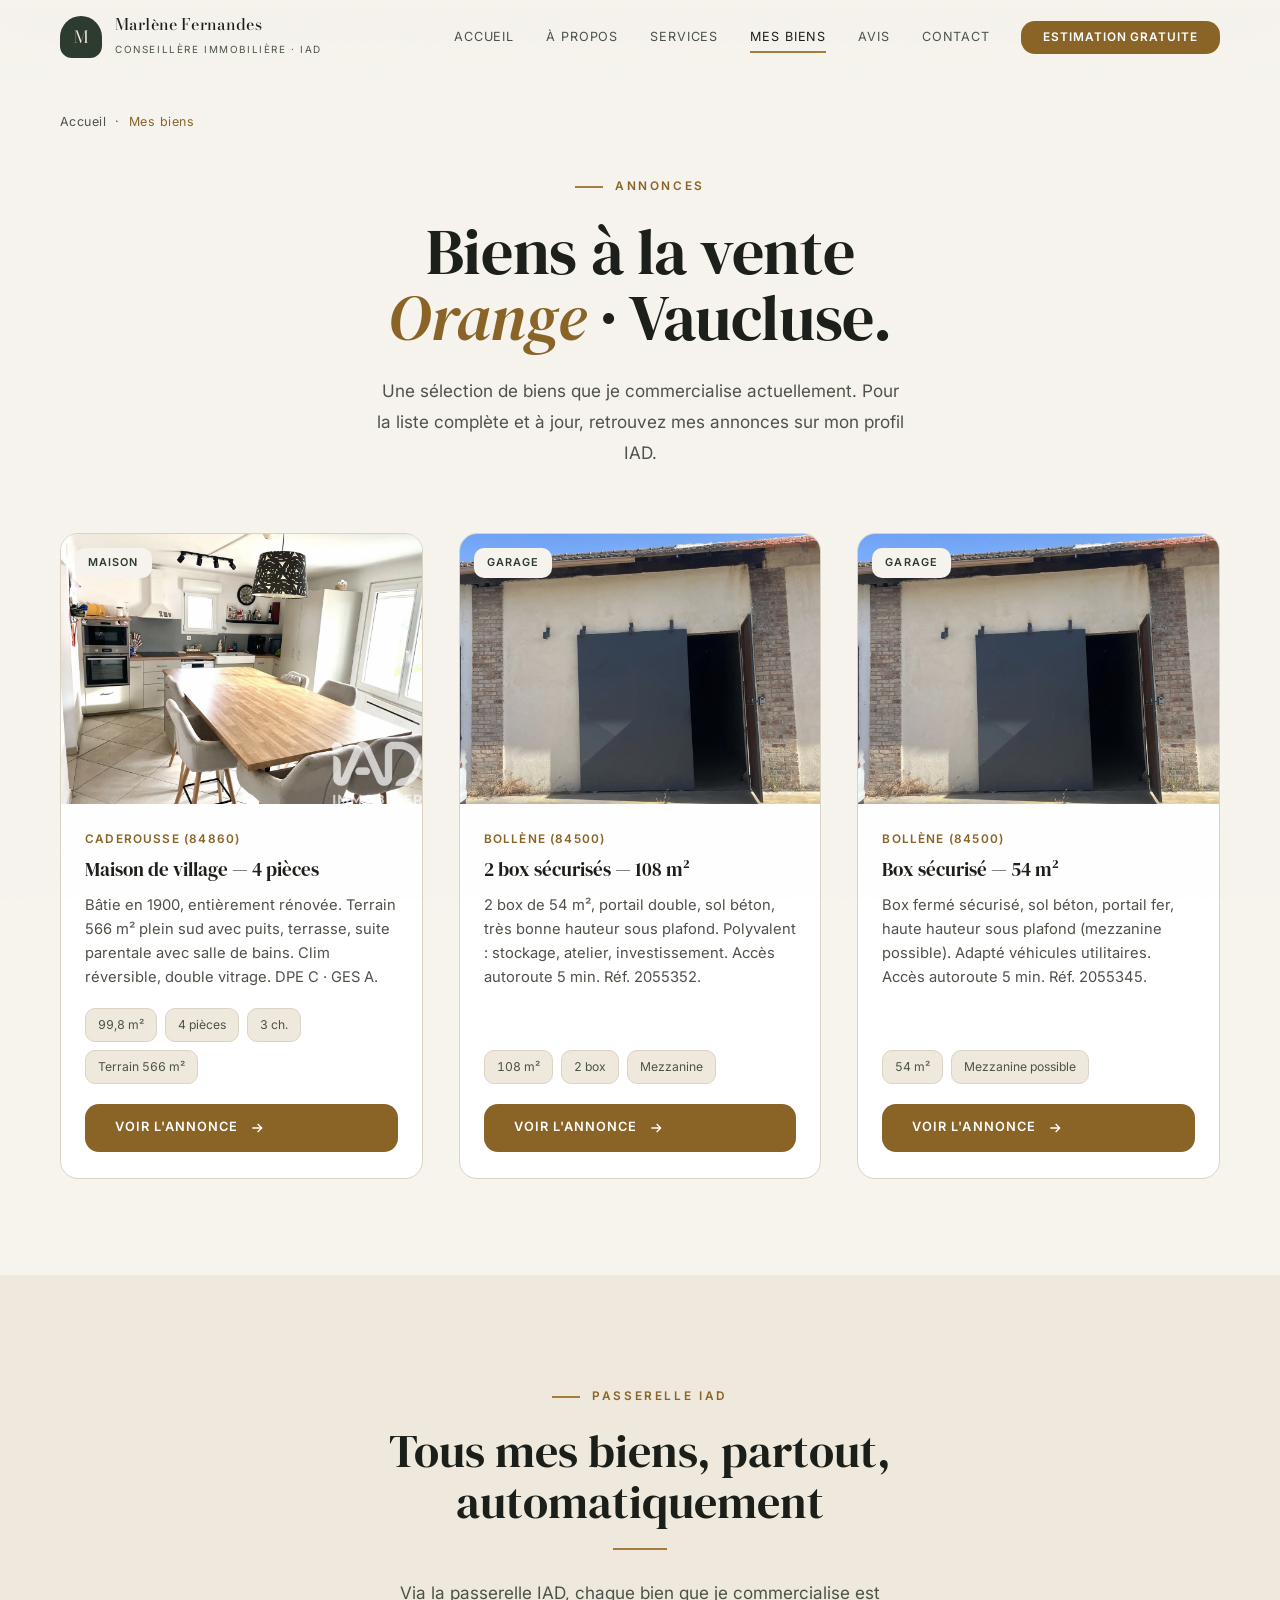
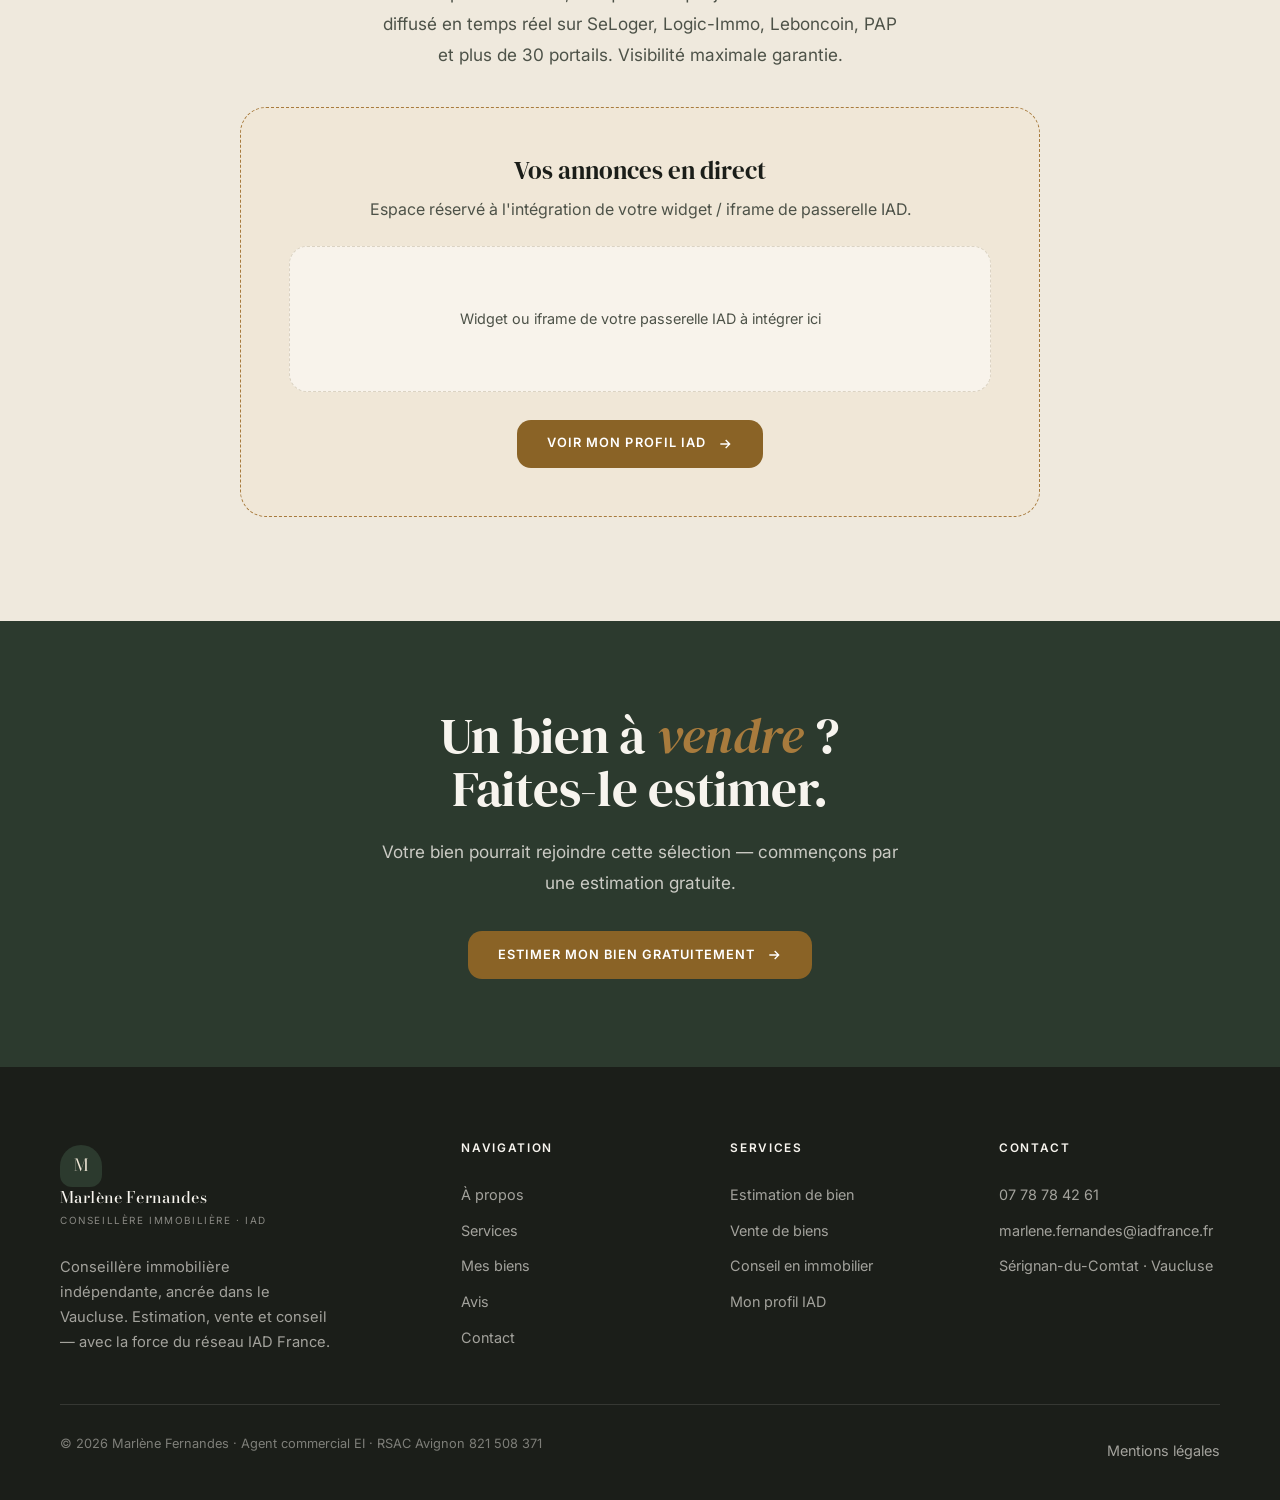
<file: biens.html>
<!DOCTYPE html>
<html lang="fr">
<head>
<meta charset="UTF-8">
<meta name="viewport" content="width=device-width, initial-scale=1">
<title>Mes biens à vendre · Orange & Vaucluse | Marlène Fernandes</title>
<meta name="description" content="Découvrez les biens immobiliers à vendre dans le Vaucluse proposés par Marlène Fernandes, conseillère IAD : maisons, garages et opportunités à Orange, Bollène, Caderousse.">
<link rel="canonical" href="https://marlene-fernandes.vercel.app/biens.html">
<meta name="theme-color" content="#2C3A2E">
<meta property="og:type" content="website">
<meta property="og:locale" content="fr_FR">
<meta property="og:title" content="Mes biens à vendre · Orange & Vaucluse">
<meta property="og:description" content="Maisons, garages et opportunités dans le Vaucluse, diffusés en temps réel via la passerelle IAD.">
<meta property="og:url" content="https://marlene-fernandes.vercel.app/biens.html">
<meta property="og:image" content="https://marlene-fernandes.vercel.app/assets/img/maison-2.jpg">
<meta name="twitter:card" content="summary_large_image">
<link rel="icon" href="data:image/svg+xml,%3Csvg xmlns='http://www.w3.org/2000/svg' viewBox='0 0 32 32'%3E%3Crect width='32' height='32' rx='6' fill='%232C3A2E'/%3E%3Ctext x='16' y='22' font-family='Georgia,serif' font-size='18' fill='%23F0E7D7' text-anchor='middle'%3EM%3C/text%3E%3C/svg%3E">
<link rel="preconnect" href="https://fonts.googleapis.com">
<link rel="preconnect" href="https://fonts.gstatic.com" crossorigin>
<link href="https://fonts.googleapis.com/css2?family=Bodoni+Moda:ital,opsz,wght@0,6..96,500..700;1,6..96,500..600&family=DM+Serif+Display:ital@0;1&family=Inter:wght@300;400;500;600&display=swap" rel="stylesheet">
<link rel="stylesheet" href="assets/css/style.css">
<script type="application/ld+json">
{"@context":"https://schema.org","@type":"BreadcrumbList","itemListElement":[
{"@type":"ListItem","position":1,"name":"Accueil","item":"https://marlene-fernandes.vercel.app/"},
{"@type":"ListItem","position":2,"name":"Mes biens","item":"https://marlene-fernandes.vercel.app/biens.html"}]}
</script>
</head>
<body>

<header class="nav" id="nav">
  <div class="nav-in">
    <a class="logo" href="index.html" aria-label="Marlène Fernandes, accueil"><span class="logo-mark" aria-hidden="true">M</span><span class="logo-text"><strong>Marlène Fernandes</strong><small>Conseillère immobilière · IAD</small></span></a>
    <nav class="nav-links" aria-label="Navigation principale">
      <a class="nav-a" href="index.html">Accueil</a><a class="nav-a" href="a-propos.html">À propos</a><a class="nav-a" href="services.html">Services</a><a class="nav-a" href="biens.html" aria-current="page">Mes biens</a><a class="nav-a" href="avis.html">Avis</a><a class="nav-a" href="contact.html">Contact</a>
      <a class="btn btn-forest nav-cta" href="contact.html#estimation">Estimation gratuite</a>
    </nav>
    <button class="nav-burger" id="burger" aria-label="Ouvrir le menu" aria-expanded="false" aria-controls="mobmenu"><span></span><span></span><span></span></button>
  </div>
</header>
<div class="mob" id="mobmenu"><a href="index.html">Accueil</a><a href="a-propos.html">À propos</a><a href="services.html">Services</a><a href="biens.html">Mes biens</a><a href="avis.html">Avis</a><a href="contact.html">Contact</a><a class="btn btn-forest" href="contact.html#estimation">Estimation gratuite</a></div>

<main>
<div class="wrap"><nav class="crumbs" aria-label="Fil d'ariane"><a href="index.html">Accueil</a> &nbsp;·&nbsp; <span>Mes biens</span></nav></div>

<section class="wrap page-head center-text">
  <span class="eyebrow center">Annonces</span>
  <h1 class="display" style="margin-top:22px">Biens à la vente<br><em>Orange</em> · Vaucluse.</h1>
  <p class="body-lg lead-narrow" style="margin-top:24px">Une sélection de biens que je commercialise actuellement. Pour la liste complète et à jour, retrouvez mes annonces sur mon profil IAD.</p>
</section>

<section class="wrap" style="padding-bottom:96px">
  <div class="grid-3">
    <article class="listing">
      <div class="listing-img"><span class="listing-tag">Maison</span><img src="assets/img/maison-2.jpg" width="600" height="450" alt="Maison de village rénovée à Caderousse, 99,8 m²" loading="lazy"></div>
      <div class="listing-body">
        <span class="listing-loc">Caderousse (84860)</span>
        <h3>Maison de village — 4 pièces</h3>
        <p>Bâtie en 1900, entièrement rénovée. Terrain 566 m² plein sud avec puits, terrasse, suite parentale avec salle de bains. Clim réversible, double vitrage. DPE C · GES A.</p>
        <div class="listing-specs"><span>99,8 m²</span><span>4 pièces</span><span>3 ch.</span><span>Terrain 566 m²</span></div>
        <a class="btn btn-forest" href="annonce-maison-caderousse.html">Voir l'annonce <svg viewBox="0 0 24 24" fill="none" stroke="currentColor" stroke-width="2" aria-hidden="true"><path d="M5 12h14M13 6l6 6-6 6"/></svg></a>
      </div>
    </article>
    <article class="listing">
      <div class="listing-img"><span class="listing-tag">Garage</span><img src="assets/img/box108-2.jpg" width="600" height="450" alt="2 box sécurisés de 108 m² à Bollène" loading="lazy"></div>
      <div class="listing-body">
        <span class="listing-loc">Bollène (84500)</span>
        <h3>2 box sécurisés — 108 m²</h3>
        <p>2 box de 54 m², portail double, sol béton, très bonne hauteur sous plafond. Polyvalent : stockage, atelier, investissement. Accès autoroute 5 min. Réf. 2055352.</p>
        <div class="listing-specs"><span>108 m²</span><span>2 box</span><span>Mezzanine</span></div>
        <a class="btn btn-forest" href="annonce-boxes-108-bollene.html">Voir l'annonce <svg viewBox="0 0 24 24" fill="none" stroke="currentColor" stroke-width="2" aria-hidden="true"><path d="M5 12h14M13 6l6 6-6 6"/></svg></a>
      </div>
    </article>
    <article class="listing">
      <div class="listing-img"><span class="listing-tag">Garage</span><img src="assets/img/box54-2.jpg" width="600" height="450" alt="Box sécurisé de 54 m² à Bollène" loading="lazy"></div>
      <div class="listing-body">
        <span class="listing-loc">Bollène (84500)</span>
        <h3>Box sécurisé — 54 m²</h3>
        <p>Box fermé sécurisé, sol béton, portail fer, haute hauteur sous plafond (mezzanine possible). Adapté véhicules utilitaires. Accès autoroute 5 min. Réf. 2055345.</p>
        <div class="listing-specs"><span>54 m²</span><span>Mezzanine possible</span></div>
        <a class="btn btn-forest" href="annonce-box-54-bollene.html">Voir l'annonce <svg viewBox="0 0 24 24" fill="none" stroke="currentColor" stroke-width="2" aria-hidden="true"><path d="M5 12h14M13 6l6 6-6 6"/></svg></a>
      </div>
    </article>
  </div>
</section>

<!-- Passerelle IAD -->
<section class="sec sec-ivory2">
  <div class="wrap-sm center-text">
    <span class="eyebrow center">Passerelle IAD</span>
    <h2 class="h2" style="margin-top:18px">Tous mes biens, partout, automatiquement</h2>
    <span class="rule center"></span>
    <p class="body-lg lead-narrow">Via la passerelle IAD, chaque bien que je commercialise est diffusé en temps réel sur SeLoger, Logic-Immo, Leboncoin, PAP et plus de 30 portails. Visibilité maximale garantie.</p>
    <div class="gateway" style="margin-top:36px">
      <h3 class="h3">Vos annonces en direct</h3>
      <p style="margin-top:10px">Espace réservé à l'intégration de votre widget / iframe de passerelle IAD.</p>
      <!-- ▼▼▼ INTÉGRATION PASSERELLE IAD ▼▼▼
           Remplacez le bloc .iad-slot ci-dessous par le code fourni par IAD
           (widget JavaScript ou <iframe src="...votre-flux-iad..."></iframe>).
           Conservez la classe pour garder le style, ou adaptez librement. -->
      <div class="iad-slot">Widget ou iframe de votre passerelle IAD à intégrer ici</div>
      <!-- ▲▲▲ FIN INTÉGRATION PASSERELLE IAD ▲▲▲ -->
      <div style="margin-top:28px"><a class="btn btn-forest" href="https://www.iadfrance.fr/conseiller-immobilier/marlene.fernandes" target="_blank" rel="noopener">Voir mon profil IAD <svg viewBox="0 0 24 24" fill="none" stroke="currentColor" stroke-width="2" aria-hidden="true"><path d="M5 12h14M13 6l6 6-6 6"/></svg></a></div>
    </div>
  </div>
</section>

<section class="cta-band">
  <div class="wrap-sm">
    <h2 class="display">Un bien à <em>vendre</em> ?<br>Faites-le estimer.</h2>
    <p class="body-lg lead-narrow" style="margin-top:22px;color:rgba(247,244,238,.78)">Votre bien pourrait rejoindre cette sélection — commençons par une estimation gratuite.</p>
    <div style="margin-top:32px"><a class="btn btn-brass" href="contact.html#estimation">Estimer mon bien gratuitement <svg viewBox="0 0 24 24" fill="none" stroke="currentColor" stroke-width="2" aria-hidden="true"><path d="M5 12h14M13 6l6 6-6 6"/></svg></a></div>
  </div>
</section>
</main>

<footer class="footer">
  <div class="wrap">
    <div class="footer-grid">
      <div><a class="logo" href="index.html" aria-label="Marlène Fernandes, accueil"><span class="logo-mark" aria-hidden="true">M</span><span class="logo-text"><strong>Marlène Fernandes</strong><small>Conseillère immobilière · IAD</small></span></a><p class="footer-intro">Conseillère immobilière indépendante, ancrée dans le Vaucluse. Estimation, vente et conseil — avec la force du réseau IAD France.</p></div>
      <div><h4>Navigation</h4><a href="a-propos.html">À propos</a><a href="services.html">Services</a><a href="biens.html">Mes biens</a><a href="avis.html">Avis</a><a href="contact.html">Contact</a></div>
      <div><h4>Services</h4><a href="service-estimation.html">Estimation de bien</a><a href="service-vente.html">Vente de biens</a><a href="service-conseil.html">Conseil en immobilier</a><a href="https://www.iadfrance.fr/conseiller-immobilier/marlene.fernandes" target="_blank" rel="noopener">Mon profil IAD</a></div>
      <div><h4>Contact</h4><a href="tel:+33778784261">07 78 78 42 61</a><a href="mailto:marlene.fernandes@iadfrance.fr">marlene.fernandes@iadfrance.fr</a><a href="contact.html">Sérignan-du-Comtat · Vaucluse</a></div>
    </div>
    <div class="footer-bottom"><span>© 2026 Marlène Fernandes · Agent commercial EI · RSAC Avignon 821&nbsp;508&nbsp;371</span><span><a href="mentions-legales.html">Mentions légales</a></span></div>
  </div>
</footer>
<a class="fab-call" href="tel:+33778784261" aria-label="Appeler Marlène Fernandes au 07 78 78 42 61"><svg viewBox="0 0 24 24" fill="none" stroke="currentColor" stroke-width="2" stroke-linecap="round" stroke-linejoin="round" aria-hidden="true"><path d="M22 16.92v3a2 2 0 0 1-2.18 2 19.79 19.79 0 0 1-8.63-3.07 19.5 19.5 0 0 1-6-6 19.79 19.79 0 0 1-3.07-8.67A2 2 0 0 1 4.11 2h3a2 2 0 0 1 2 1.72c.13.81.36 1.6.7 2.34a2 2 0 0 1-.45 2.11L8.09 9.91a16 16 0 0 0 6 6l1.74-1.27a2 2 0 0 1 2.11-.45c.74.34 1.53.57 2.34.7A2 2 0 0 1 22 16.92z"/></svg></a>
<script src="assets/js/main.js" defer></script>
</body>
</html>
</file>
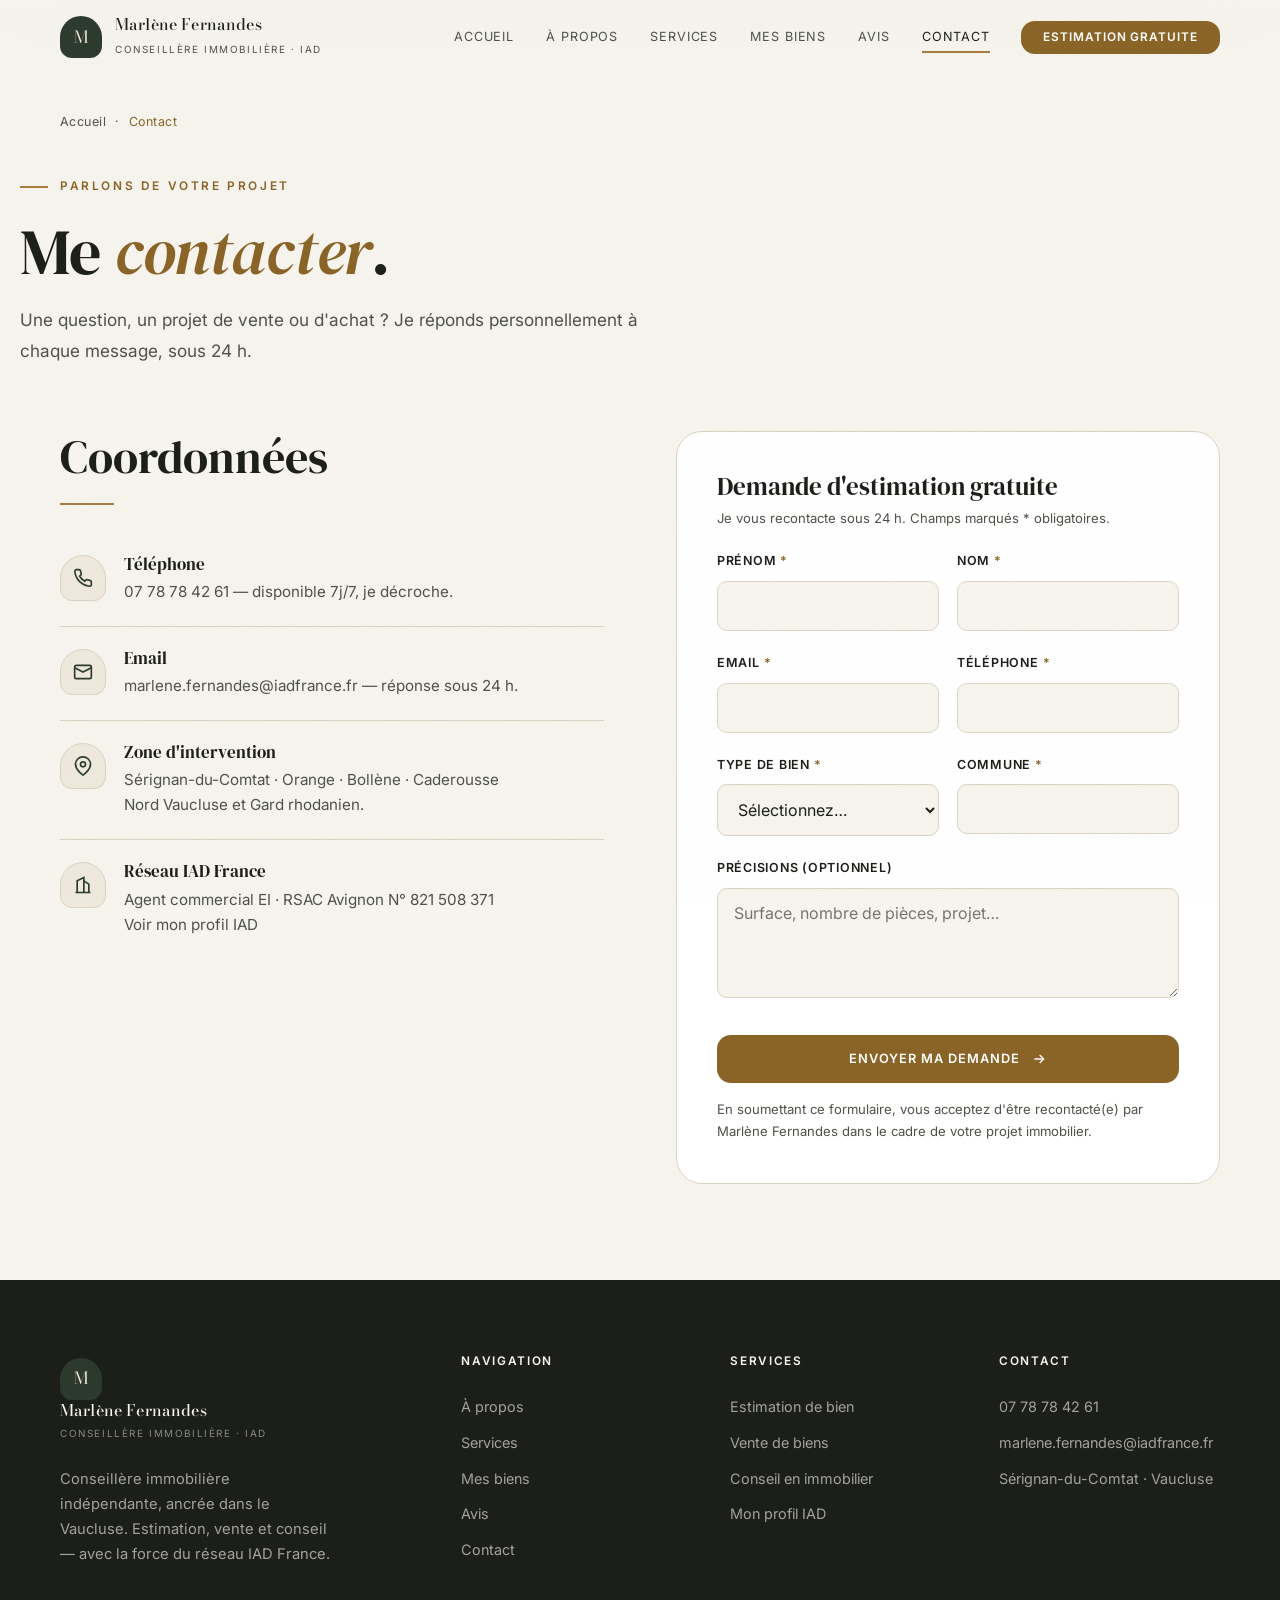
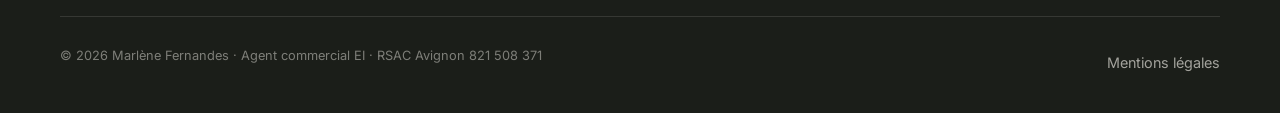
<file: contact.html>
<!DOCTYPE html>
<html lang="fr">
<head>
<meta charset="UTF-8">
<meta name="viewport" content="width=device-width, initial-scale=1">
<title>Contact & estimation gratuite · Marlène Fernandes IAD Orange</title>
<meta name="description" content="Contactez Marlène Fernandes, conseillère immobilière IAD à Orange. Estimation gratuite, conseil et vente dans le Vaucluse. Téléphone 07 78 78 42 61, réponse sous 24 h.">
<link rel="canonical" href="https://marlene-fernandes.vercel.app/contact.html">
<meta name="theme-color" content="#2C3A2E">
<meta property="og:type" content="website">
<meta property="og:locale" content="fr_FR">
<meta property="og:title" content="Contact & estimation gratuite · Marlène Fernandes IAD">
<meta property="og:description" content="Estimation gratuite et accompagnement immobilier dans le Vaucluse. Réponse sous 24 h.">
<meta property="og:url" content="https://marlene-fernandes.vercel.app/contact.html">
<meta property="og:image" content="https://marlene-fernandes.vercel.app/assets/img/marlene.png">
<meta name="twitter:card" content="summary_large_image">
<link rel="icon" href="data:image/svg+xml,%3Csvg xmlns='http://www.w3.org/2000/svg' viewBox='0 0 32 32'%3E%3Crect width='32' height='32' rx='6' fill='%232C3A2E'/%3E%3Ctext x='16' y='22' font-family='Georgia,serif' font-size='18' fill='%23F0E7D7' text-anchor='middle'%3EM%3C/text%3E%3C/svg%3E">
<link rel="preconnect" href="https://fonts.googleapis.com">
<link rel="preconnect" href="https://fonts.gstatic.com" crossorigin>
<link href="https://fonts.googleapis.com/css2?family=Bodoni+Moda:ital,opsz,wght@0,6..96,500..700;1,6..96,500..600&family=DM+Serif+Display:ital@0;1&family=Inter:wght@300;400;500;600&display=swap" rel="stylesheet">
<link rel="stylesheet" href="assets/css/style.css">
<script type="application/ld+json">
{"@context":"https://schema.org","@type":"RealEstateAgent",
"name":"Marlène Fernandes — Conseillère immobilière IAD",
"image":"https://marlene-fernandes.vercel.app/assets/img/marlene.png",
"url":"https://marlene-fernandes.vercel.app/contact.html",
"telephone":"+33778784261",
"email":"marlene.fernandes@iadfrance.fr",
"address":{"@type":"PostalAddress","addressLocality":"Sérignan-du-Comtat","postalCode":"84830","addressRegion":"Vaucluse","addressCountry":"FR"},
"areaServed":[{"@type":"City","name":"Orange"},{"@type":"City","name":"Bollène"},{"@type":"City","name":"Caderousse"}],
"memberOf":{"@type":"Organization","name":"IAD France","url":"https://www.iadfrance.fr"},
"openingHours":"Mo-Su 08:00-20:00",
"identifier":"RSAC Avignon 821508371"}
</script>
<script type="application/ld+json">
{"@context":"https://schema.org","@type":"BreadcrumbList","itemListElement":[
{"@type":"ListItem","position":1,"name":"Accueil","item":"https://marlene-fernandes.vercel.app/"},
{"@type":"ListItem","position":2,"name":"Contact","item":"https://marlene-fernandes.vercel.app/contact.html"}]}
</script>
</head>
<body>

<header class="nav" id="nav">
  <div class="nav-in">
    <a class="logo" href="index.html" aria-label="Marlène Fernandes, accueil"><span class="logo-mark" aria-hidden="true">M</span><span class="logo-text"><strong>Marlène Fernandes</strong><small>Conseillère immobilière · IAD</small></span></a>
    <nav class="nav-links" aria-label="Navigation principale">
      <a class="nav-a" href="index.html">Accueil</a><a class="nav-a" href="a-propos.html">À propos</a><a class="nav-a" href="services.html">Services</a><a class="nav-a" href="biens.html">Mes biens</a><a class="nav-a" href="avis.html">Avis</a><a class="nav-a" href="contact.html" aria-current="page">Contact</a>
      <a class="btn btn-forest nav-cta" href="#estimation">Estimation gratuite</a>
    </nav>
    <button class="nav-burger" id="burger" aria-label="Ouvrir le menu" aria-expanded="false" aria-controls="mobmenu"><span></span><span></span><span></span></button>
  </div>
</header>
<div class="mob" id="mobmenu"><a href="index.html">Accueil</a><a href="a-propos.html">À propos</a><a href="services.html">Services</a><a href="biens.html">Mes biens</a><a href="avis.html">Avis</a><a href="contact.html">Contact</a><a class="btn btn-forest" href="#estimation">Estimation gratuite</a></div>

<main>
<div class="wrap"><nav class="crumbs" aria-label="Fil d'ariane"><a href="index.html">Accueil</a> &nbsp;·&nbsp; <span>Contact</span></nav></div>

<section class="wrap page-head">
  <span class="eyebrow">Parlons de votre projet</span>
  <h1 class="display" style="margin-top:22px">Me <em>contacter</em>.</h1>
  <p class="body-lg" style="margin-top:20px">Une question, un projet de vente ou d'achat ? Je réponds personnellement à chaque message, sous 24 h.</p>
</section>

<section class="wrap" style="padding-bottom:96px">
  <div class="grid-2" style="align-items:start">
    <!-- Coordonnées -->
    <div>
      <h2 class="h2">Coordonnées</h2>
      <span class="rule"></span>
      <div class="contact-item">
        <span class="contact-ico"><svg viewBox="0 0 24 24" fill="none" stroke="currentColor" stroke-width="2" aria-hidden="true"><path d="M22 16.92v3a2 2 0 0 1-2.18 2 19.79 19.79 0 0 1-8.63-3.07 19.5 19.5 0 0 1-6-6 19.79 19.79 0 0 1-3.07-8.67A2 2 0 0 1 4.11 2h3a2 2 0 0 1 2 1.72c.13.96.36 1.9.7 2.81a2 2 0 0 1-.45 2.11L8.09 9.91a16 16 0 0 0 6 6l1.27-1.27a2 2 0 0 1 2.11-.45c.9.34 1.85.57 2.81.7A2 2 0 0 1 22 16.92z"/></svg></span>
        <div><h3>Téléphone</h3><p><a href="tel:+33778784261">07 78 78 42 61</a> — disponible 7j/7, je décroche.</p></div>
      </div>
      <div class="contact-item">
        <span class="contact-ico"><svg viewBox="0 0 24 24" fill="none" stroke="currentColor" stroke-width="2" aria-hidden="true"><rect x="2" y="4" width="20" height="16" rx="2"/><path d="m22 7-10 5L2 7"/></svg></span>
        <div><h3>Email</h3><p><a href="mailto:marlene.fernandes@iadfrance.fr">marlene.fernandes@iadfrance.fr</a> — réponse sous 24 h.</p></div>
      </div>
      <div class="contact-item">
        <span class="contact-ico"><svg viewBox="0 0 24 24" fill="none" stroke="currentColor" stroke-width="2" aria-hidden="true"><path d="M21 10c0 7-9 13-9 13s-9-6-9-13a9 9 0 0 1 18 0z"/><circle cx="12" cy="10" r="3"/></svg></span>
        <div><h3>Zone d'intervention</h3><p>Sérignan-du-Comtat · Orange · Bollène · Caderousse<br>Nord Vaucluse et Gard rhodanien.</p></div>
      </div>
      <div class="contact-item">
        <span class="contact-ico"><svg viewBox="0 0 24 24" fill="none" stroke="currentColor" stroke-width="2" aria-hidden="true"><path d="M3 21h18M5 21V7l8-4v18M19 21V11l-6-4"/></svg></span>
        <div><h3>Réseau IAD France</h3><p>Agent commercial EI · RSAC Avignon N° 821&nbsp;508&nbsp;371<br><a href="https://www.iadfrance.fr/conseiller-immobilier/marlene.fernandes" target="_blank" rel="noopener">Voir mon profil IAD</a></p></div>
      </div>
    </div>

    <!-- Formulaire d'estimation -->
    <div id="estimation" style="scroll-margin-top:100px">
      <form class="form" data-mock aria-label="Demande d'estimation gratuite">
        <h2 class="h3" style="margin-bottom:6px">Demande d'estimation gratuite</h2>
        <p class="form-note" style="margin-bottom:22px">Je vous recontacte sous 24 h. Champs marqués <span class="req">*</span> obligatoires.</p>
        <div class="field-row">
          <div class="field"><label for="prenom">Prénom <span class="req">*</span></label><input id="prenom" name="prenom" type="text" autocomplete="given-name" required></div>
          <div class="field"><label for="nom">Nom <span class="req">*</span></label><input id="nom" name="nom" type="text" autocomplete="family-name" required></div>
        </div>
        <div class="field-row">
          <div class="field"><label for="email">Email <span class="req">*</span></label><input id="email" name="email" type="email" autocomplete="email" required></div>
          <div class="field"><label for="tel">Téléphone <span class="req">*</span></label><input id="tel" name="tel" type="tel" autocomplete="tel" required></div>
        </div>
        <div class="field-row">
          <div class="field"><label for="type">Type de bien <span class="req">*</span></label>
            <select id="type" name="type" required>
              <option value="">Sélectionnez…</option>
              <option>Maison individuelle</option><option>Appartement</option><option>Villa</option>
              <option>Terrain</option><option>Local commercial</option><option>Garage / box</option><option>Autre</option>
            </select>
          </div>
          <div class="field"><label for="commune">Commune <span class="req">*</span></label><input id="commune" name="commune" type="text" autocomplete="address-level2" required></div>
        </div>
        <div class="field"><label for="msg">Précisions (optionnel)</label><textarea id="msg" name="msg" placeholder="Surface, nombre de pièces, projet…"></textarea></div>
        <button class="btn btn-forest" type="submit">Envoyer ma demande <svg viewBox="0 0 24 24" fill="none" stroke="currentColor" stroke-width="2" aria-hidden="true"><path d="M5 12h14M13 6l6 6-6 6"/></svg></button>
        <p class="form-note" style="margin-top:16px">En soumettant ce formulaire, vous acceptez d'être recontacté(e) par Marlène Fernandes dans le cadre de votre projet immobilier.</p>
        <div class="form-success">
          <svg viewBox="0 0 24 24" fill="none" stroke="currentColor" stroke-width="2" aria-hidden="true"><circle cx="12" cy="12" r="10"/><path d="m9 12 2 2 4-4"/></svg>
          <h3 class="h3">Demande bien reçue.</h3>
          <p style="margin-top:10px">Marlène vous recontacte sous 24 h pour organiser votre estimation gratuite.</p>
        </div>
      </form>
    </div>
  </div>
</section>
</main>

<footer class="footer">
  <div class="wrap">
    <div class="footer-grid">
      <div><a class="logo" href="index.html" aria-label="Marlène Fernandes, accueil"><span class="logo-mark" aria-hidden="true">M</span><span class="logo-text"><strong>Marlène Fernandes</strong><small>Conseillère immobilière · IAD</small></span></a><p class="footer-intro">Conseillère immobilière indépendante, ancrée dans le Vaucluse. Estimation, vente et conseil — avec la force du réseau IAD France.</p></div>
      <div><h4>Navigation</h4><a href="a-propos.html">À propos</a><a href="services.html">Services</a><a href="biens.html">Mes biens</a><a href="avis.html">Avis</a><a href="contact.html">Contact</a></div>
      <div><h4>Services</h4><a href="service-estimation.html">Estimation de bien</a><a href="service-vente.html">Vente de biens</a><a href="service-conseil.html">Conseil en immobilier</a><a href="https://www.iadfrance.fr/conseiller-immobilier/marlene.fernandes" target="_blank" rel="noopener">Mon profil IAD</a></div>
      <div><h4>Contact</h4><a href="tel:+33778784261">07 78 78 42 61</a><a href="mailto:marlene.fernandes@iadfrance.fr">marlene.fernandes@iadfrance.fr</a><a href="contact.html">Sérignan-du-Comtat · Vaucluse</a></div>
    </div>
    <div class="footer-bottom"><span>© 2026 Marlène Fernandes · Agent commercial EI · RSAC Avignon 821&nbsp;508&nbsp;371</span><span><a href="mentions-legales.html">Mentions légales</a></span></div>
  </div>
</footer>
<a class="fab-call" href="tel:+33778784261" aria-label="Appeler Marlène Fernandes au 07 78 78 42 61"><svg viewBox="0 0 24 24" fill="none" stroke="currentColor" stroke-width="2" stroke-linecap="round" stroke-linejoin="round" aria-hidden="true"><path d="M22 16.92v3a2 2 0 0 1-2.18 2 19.79 19.79 0 0 1-8.63-3.07 19.5 19.5 0 0 1-6-6 19.79 19.79 0 0 1-3.07-8.67A2 2 0 0 1 4.11 2h3a2 2 0 0 1 2 1.72c.13.81.36 1.6.7 2.34a2 2 0 0 1-.45 2.11L8.09 9.91a16 16 0 0 0 6 6l1.74-1.27a2 2 0 0 1 2.11-.45c.74.34 1.53.57 2.34.7A2 2 0 0 1 22 16.92z"/></svg></a>
<script src="assets/js/main.js" defer></script>
</body>
</html>
</file>
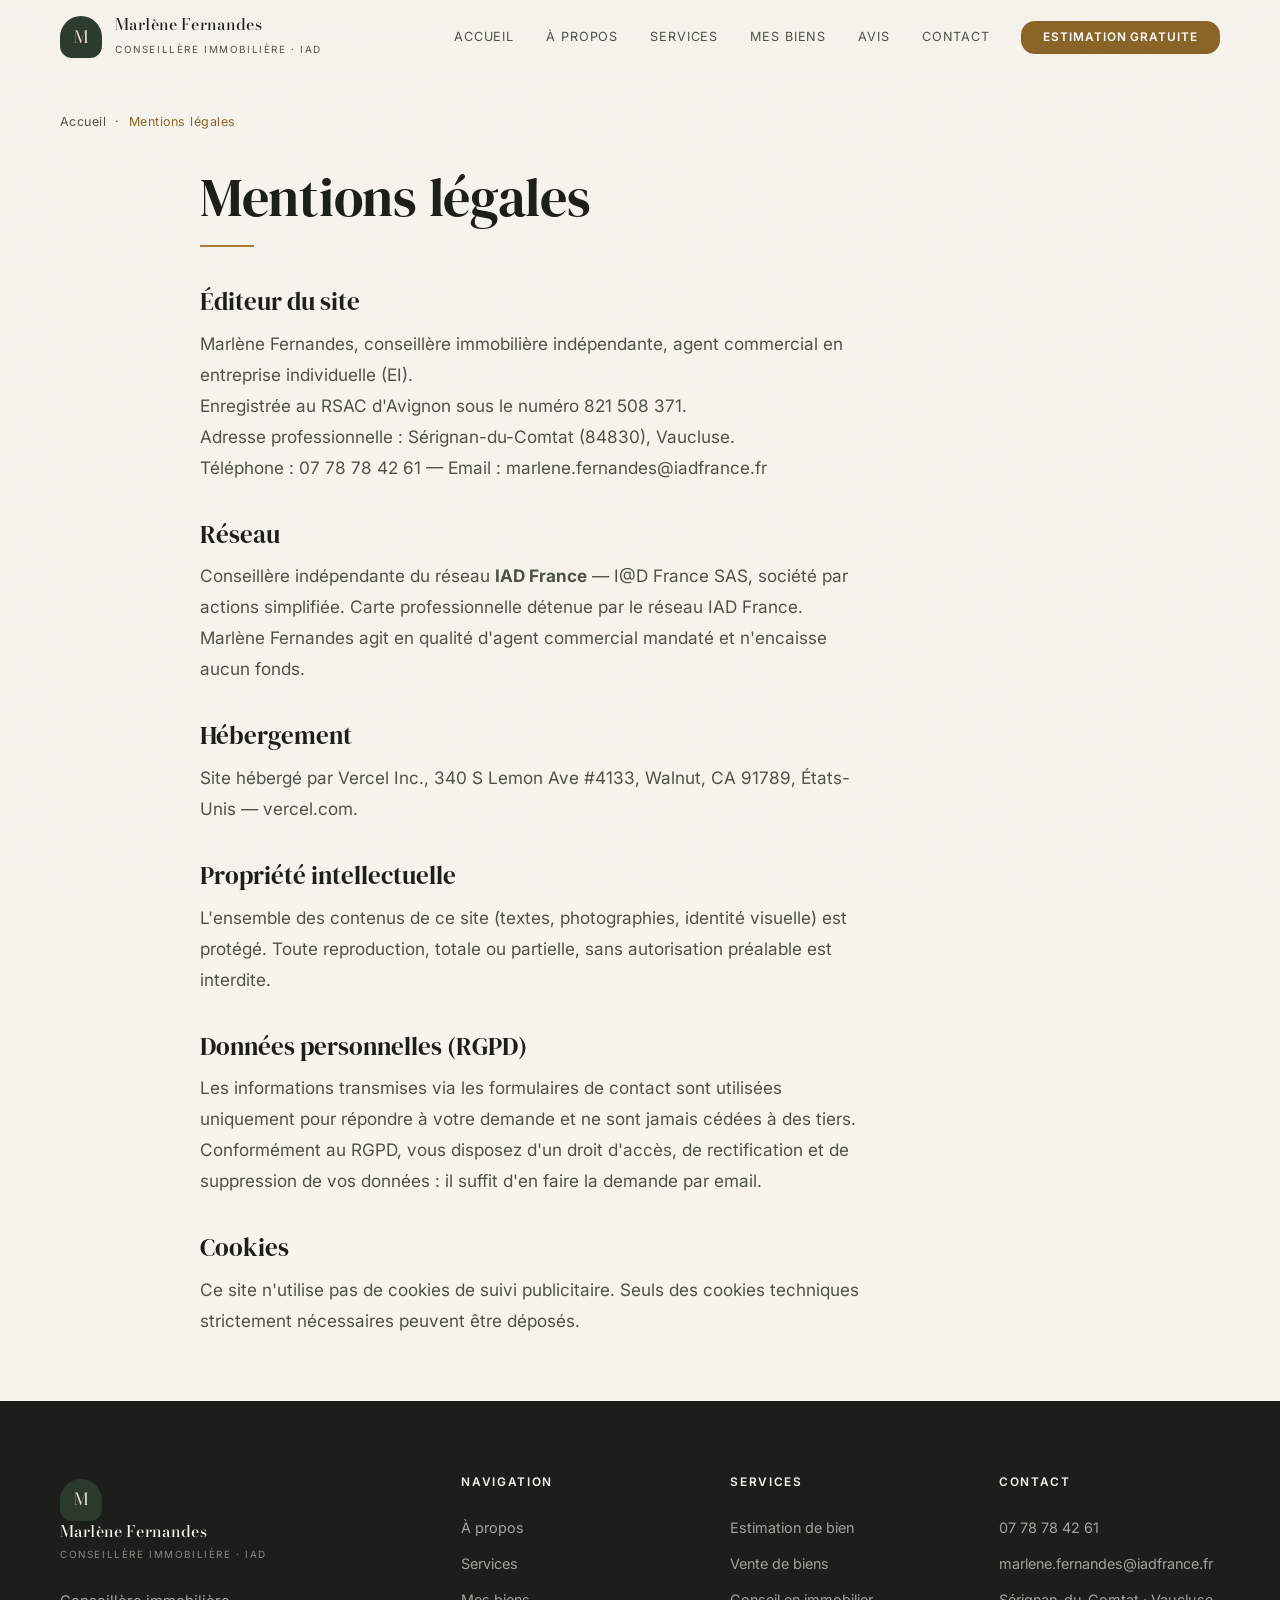
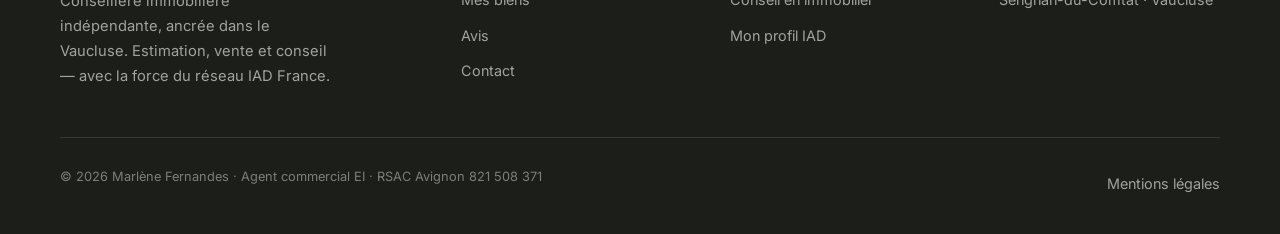
<file: mentions-legales.html>
<!DOCTYPE html>
<html lang="fr">
<head>
<meta charset="UTF-8">
<meta name="viewport" content="width=device-width, initial-scale=1">
<title>Mentions légales · Marlène Fernandes, conseillère IAD</title>
<meta name="description" content="Mentions légales du site de Marlène Fernandes, conseillère immobilière indépendante IAD France à Sérignan-du-Comtat (Vaucluse).">
<link rel="canonical" href="https://marlene-fernandes.vercel.app/mentions-legales.html">
<meta name="robots" content="noindex, follow">
<meta name="theme-color" content="#2C3A2E">
<link rel="icon" href="data:image/svg+xml,%3Csvg xmlns='http://www.w3.org/2000/svg' viewBox='0 0 32 32'%3E%3Crect width='32' height='32' rx='6' fill='%232C3A2E'/%3E%3Ctext x='16' y='22' font-family='Georgia,serif' font-size='18' fill='%23F0E7D7' text-anchor='middle'%3EM%3C/text%3E%3C/svg%3E">
<link rel="preconnect" href="https://fonts.googleapis.com">
<link rel="preconnect" href="https://fonts.gstatic.com" crossorigin>
<link href="https://fonts.googleapis.com/css2?family=Bodoni+Moda:ital,opsz,wght@0,6..96,500..700;1,6..96,500..600&family=DM+Serif+Display:ital@0;1&family=Inter:wght@300;400;500;600&display=swap" rel="stylesheet">
<link rel="stylesheet" href="assets/css/style.css">
</head>
<body>

<header class="nav" id="nav">
  <div class="nav-in">
    <a class="logo" href="index.html" aria-label="Marlène Fernandes, accueil"><span class="logo-mark" aria-hidden="true">M</span><span class="logo-text"><strong>Marlène Fernandes</strong><small>Conseillère immobilière · IAD</small></span></a>
    <nav class="nav-links" aria-label="Navigation principale">
      <a class="nav-a" href="index.html">Accueil</a><a class="nav-a" href="a-propos.html">À propos</a><a class="nav-a" href="services.html">Services</a><a class="nav-a" href="biens.html">Mes biens</a><a class="nav-a" href="avis.html">Avis</a><a class="nav-a" href="contact.html">Contact</a>
      <a class="btn btn-forest nav-cta" href="contact.html#estimation">Estimation gratuite</a>
    </nav>
    <button class="nav-burger" id="burger" aria-label="Ouvrir le menu" aria-expanded="false" aria-controls="mobmenu"><span></span><span></span><span></span></button>
  </div>
</header>
<div class="mob" id="mobmenu"><a href="index.html">Accueil</a><a href="a-propos.html">À propos</a><a href="services.html">Services</a><a href="biens.html">Mes biens</a><a href="avis.html">Avis</a><a href="contact.html">Contact</a><a class="btn btn-forest" href="contact.html#estimation">Estimation gratuite</a></div>

<main>
<div class="wrap"><nav class="crumbs" aria-label="Fil d'ariane"><a href="index.html">Accueil</a> &nbsp;·&nbsp; <span>Mentions légales</span></nav></div>

<section class="wrap-sm page-head">
  <h1 class="display" style="font-size:clamp(2.2rem,4.5vw,3.4rem)">Mentions légales</h1>
  <span class="rule"></span>

  <h2 class="h3" style="margin-top:40px">Éditeur du site</h2>
  <p class="body-lg" style="margin-top:12px">Marlène Fernandes, conseillère immobilière indépendante, agent commercial en entreprise individuelle (EI).<br>
  Enregistrée au RSAC d'Avignon sous le numéro 821&nbsp;508&nbsp;371.<br>
  Adresse professionnelle : Sérignan-du-Comtat (84830), Vaucluse.<br>
  Téléphone : <a href="tel:+33778784261">07 78 78 42 61</a> — Email : <a href="mailto:marlene.fernandes@iadfrance.fr">marlene.fernandes@iadfrance.fr</a></p>

  <h2 class="h3" style="margin-top:36px">Réseau</h2>
  <p class="body-lg" style="margin-top:12px">Conseillère indépendante du réseau <strong>IAD France</strong> — I@D France SAS, société par actions simplifiée. Carte professionnelle détenue par le réseau IAD France. Marlène Fernandes agit en qualité d'agent commercial mandaté et n'encaisse aucun fonds.</p>

  <h2 class="h3" style="margin-top:36px">Hébergement</h2>
  <p class="body-lg" style="margin-top:12px">Site hébergé par Vercel Inc., 340 S Lemon Ave #4133, Walnut, CA 91789, États-Unis — <a href="https://vercel.com" target="_blank" rel="noopener">vercel.com</a>.</p>

  <h2 class="h3" style="margin-top:36px">Propriété intellectuelle</h2>
  <p class="body-lg" style="margin-top:12px">L'ensemble des contenus de ce site (textes, photographies, identité visuelle) est protégé. Toute reproduction, totale ou partielle, sans autorisation préalable est interdite.</p>

  <h2 class="h3" style="margin-top:36px">Données personnelles (RGPD)</h2>
  <p class="body-lg" style="margin-top:12px">Les informations transmises via les formulaires de contact sont utilisées uniquement pour répondre à votre demande et ne sont jamais cédées à des tiers. Conformément au RGPD, vous disposez d'un droit d'accès, de rectification et de suppression de vos données : il suffit d'en faire la demande par email.</p>

  <h2 class="h3" style="margin-top:36px">Cookies</h2>
  <p class="body-lg" style="margin-top:12px">Ce site n'utilise pas de cookies de suivi publicitaire. Seuls des cookies techniques strictement nécessaires peuvent être déposés.</p>
</section>
</main>

<footer class="footer">
  <div class="wrap">
    <div class="footer-grid">
      <div><a class="logo" href="index.html" aria-label="Marlène Fernandes, accueil"><span class="logo-mark" aria-hidden="true">M</span><span class="logo-text"><strong>Marlène Fernandes</strong><small>Conseillère immobilière · IAD</small></span></a><p class="footer-intro">Conseillère immobilière indépendante, ancrée dans le Vaucluse. Estimation, vente et conseil — avec la force du réseau IAD France.</p></div>
      <div><h4>Navigation</h4><a href="a-propos.html">À propos</a><a href="services.html">Services</a><a href="biens.html">Mes biens</a><a href="avis.html">Avis</a><a href="contact.html">Contact</a></div>
      <div><h4>Services</h4><a href="service-estimation.html">Estimation de bien</a><a href="service-vente.html">Vente de biens</a><a href="service-conseil.html">Conseil en immobilier</a><a href="https://www.iadfrance.fr/conseiller-immobilier/marlene.fernandes" target="_blank" rel="noopener">Mon profil IAD</a></div>
      <div><h4>Contact</h4><a href="tel:+33778784261">07 78 78 42 61</a><a href="mailto:marlene.fernandes@iadfrance.fr">marlene.fernandes@iadfrance.fr</a><a href="contact.html">Sérignan-du-Comtat · Vaucluse</a></div>
    </div>
    <div class="footer-bottom"><span>© 2026 Marlène Fernandes · Agent commercial EI · RSAC Avignon 821&nbsp;508&nbsp;371</span><span><a href="mentions-legales.html">Mentions légales</a></span></div>
  </div>
</footer>
<a class="fab-call" href="tel:+33778784261" aria-label="Appeler Marlène Fernandes au 07 78 78 42 61"><svg viewBox="0 0 24 24" fill="none" stroke="currentColor" stroke-width="2" stroke-linecap="round" stroke-linejoin="round" aria-hidden="true"><path d="M22 16.92v3a2 2 0 0 1-2.18 2 19.79 19.79 0 0 1-8.63-3.07 19.5 19.5 0 0 1-6-6 19.79 19.79 0 0 1-3.07-8.67A2 2 0 0 1 4.11 2h3a2 2 0 0 1 2 1.72c.13.81.36 1.6.7 2.34a2 2 0 0 1-.45 2.11L8.09 9.91a16 16 0 0 0 6 6l1.74-1.27a2 2 0 0 1 2.11-.45c.74.34 1.53.57 2.34.7A2 2 0 0 1 22 16.92z"/></svg></a>
<script src="assets/js/main.js" defer></script>
</body>
</html>
</file>
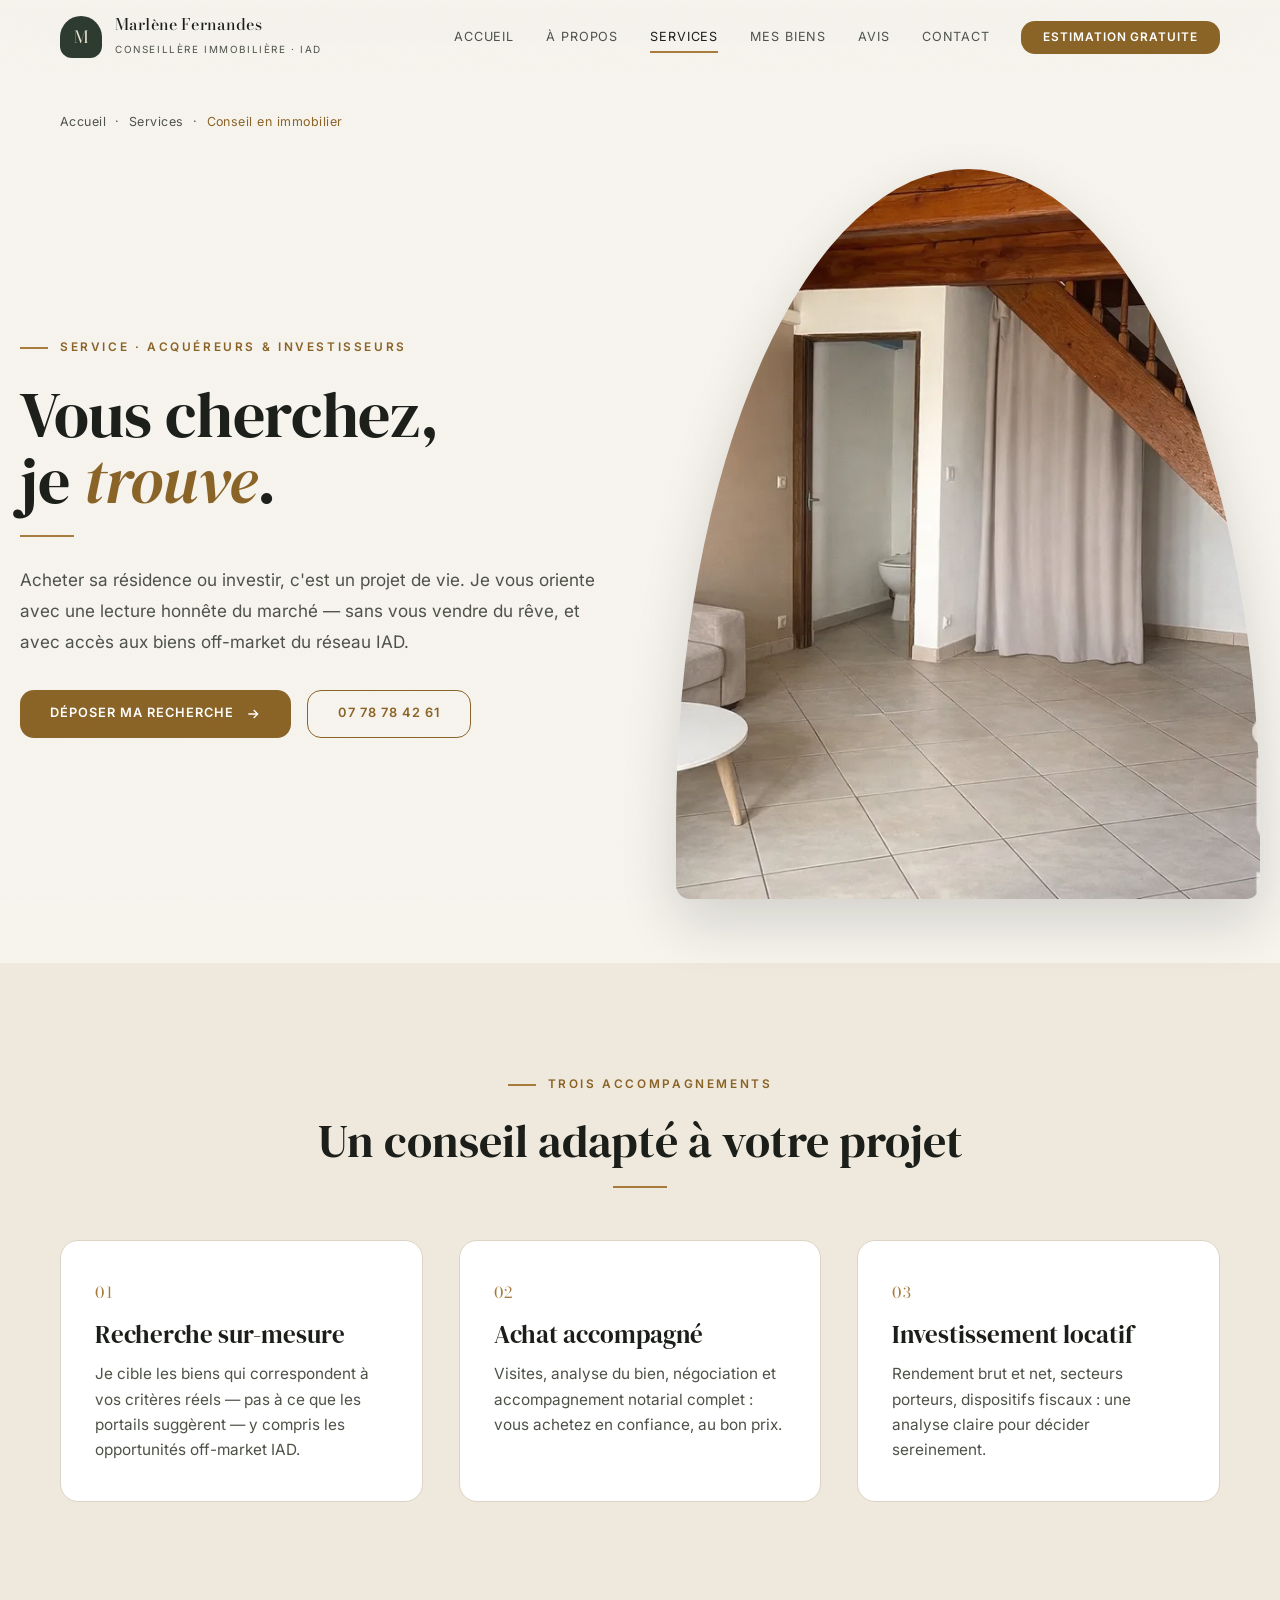
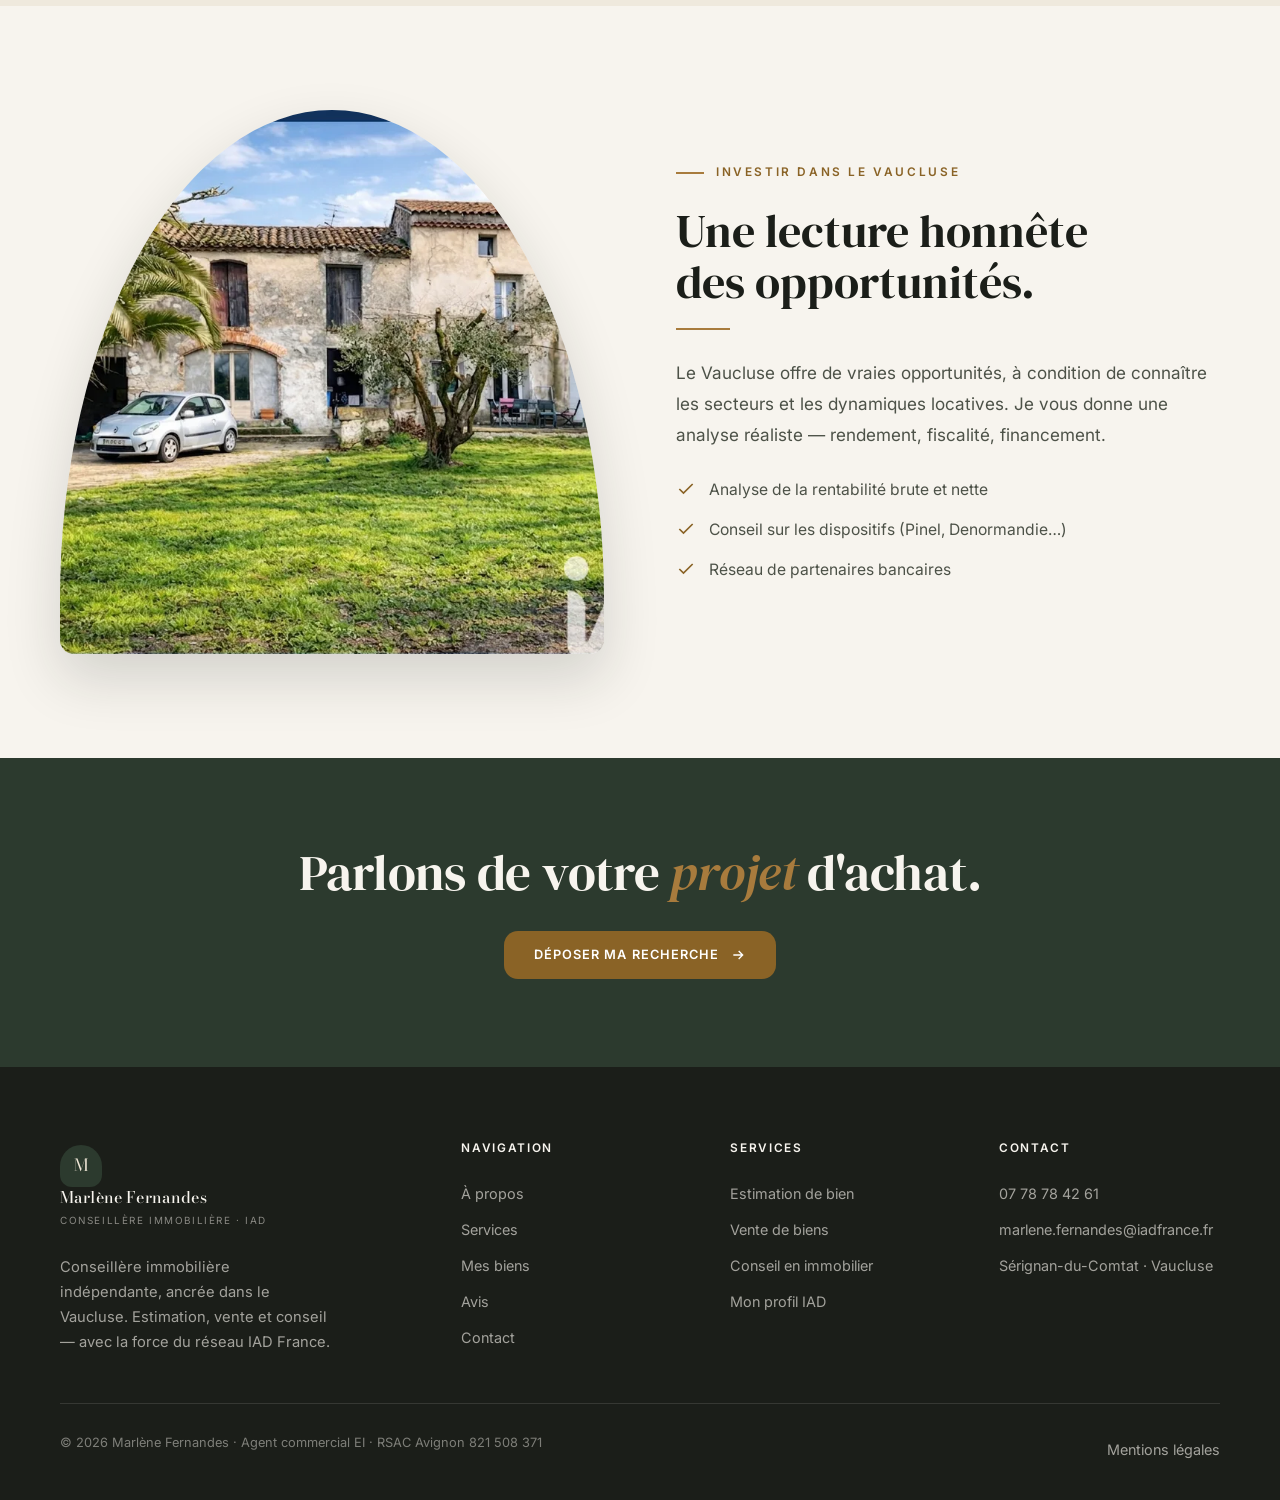
<file: service-conseil.html>
<!DOCTYPE html>
<html lang="fr">
<head>
<meta charset="UTF-8">
<meta name="viewport" content="width=device-width, initial-scale=1">
<title>Conseil immobilier & recherche de bien · Vaucluse | IAD</title>
<meta name="description" content="Conseil immobilier, recherche de bien sur-mesure et accompagnement à l'investissement locatif dans le Vaucluse, avec Marlène Fernandes, conseillère IAD à Orange.">
<link rel="canonical" href="https://marlene-fernandes.vercel.app/service-conseil.html">
<meta name="theme-color" content="#2C3A2E">
<meta property="og:type" content="website">
<meta property="og:locale" content="fr_FR">
<meta property="og:title" content="Conseil immobilier & recherche de bien · Vaucluse">
<meta property="og:description" content="Recherche sur-mesure, achat et investissement locatif : une lecture honnête des opportunités.">
<meta property="og:url" content="https://marlene-fernandes.vercel.app/service-conseil.html">
<meta property="og:image" content="https://marlene-fernandes.vercel.app/assets/img/maison-3.png">
<meta name="twitter:card" content="summary_large_image">
<link rel="icon" href="data:image/svg+xml,%3Csvg xmlns='http://www.w3.org/2000/svg' viewBox='0 0 32 32'%3E%3Crect width='32' height='32' rx='6' fill='%232C3A2E'/%3E%3Ctext x='16' y='22' font-family='Georgia,serif' font-size='18' fill='%23F0E7D7' text-anchor='middle'%3EM%3C/text%3E%3C/svg%3E">
<link rel="preconnect" href="https://fonts.googleapis.com">
<link rel="preconnect" href="https://fonts.gstatic.com" crossorigin>
<link href="https://fonts.googleapis.com/css2?family=Bodoni+Moda:ital,opsz,wght@0,6..96,500..700;1,6..96,500..600&family=DM+Serif+Display:ital@0;1&family=Inter:wght@300;400;500;600&display=swap" rel="stylesheet">
<link rel="stylesheet" href="assets/css/style.css">
<script type="application/ld+json">
{"@context":"https://schema.org","@type":"Service","serviceType":"Conseil immobilier",
"name":"Conseil en immobilier et recherche de bien",
"description":"Conseil immobilier, recherche de bien sur-mesure et accompagnement à l'investissement locatif dans le Vaucluse, avec accès aux biens off-market du réseau IAD.",
"areaServed":[{"@type":"City","name":"Orange"},{"@type":"City","name":"Bollène"},{"@type":"City","name":"Caderousse"}],
"provider":{"@type":"RealEstateAgent","name":"Marlène Fernandes — IAD France","telephone":"+33778784261","url":"https://marlene-fernandes.vercel.app/"}}
</script>
<script type="application/ld+json">
{"@context":"https://schema.org","@type":"BreadcrumbList","itemListElement":[
{"@type":"ListItem","position":1,"name":"Accueil","item":"https://marlene-fernandes.vercel.app/"},
{"@type":"ListItem","position":2,"name":"Services","item":"https://marlene-fernandes.vercel.app/services.html"},
{"@type":"ListItem","position":3,"name":"Conseil en immobilier","item":"https://marlene-fernandes.vercel.app/service-conseil.html"}]}
</script>
</head>
<body>

<header class="nav" id="nav">
  <div class="nav-in">
    <a class="logo" href="index.html" aria-label="Marlène Fernandes, accueil"><span class="logo-mark" aria-hidden="true">M</span><span class="logo-text"><strong>Marlène Fernandes</strong><small>Conseillère immobilière · IAD</small></span></a>
    <nav class="nav-links" aria-label="Navigation principale">
      <a class="nav-a" href="index.html">Accueil</a><a class="nav-a" href="a-propos.html">À propos</a><a class="nav-a" href="services.html" aria-current="page">Services</a><a class="nav-a" href="biens.html">Mes biens</a><a class="nav-a" href="avis.html">Avis</a><a class="nav-a" href="contact.html">Contact</a>
      <a class="btn btn-forest nav-cta" href="contact.html#estimation">Estimation gratuite</a>
    </nav>
    <button class="nav-burger" id="burger" aria-label="Ouvrir le menu" aria-expanded="false" aria-controls="mobmenu"><span></span><span></span><span></span></button>
  </div>
</header>
<div class="mob" id="mobmenu"><a href="index.html">Accueil</a><a href="a-propos.html">À propos</a><a href="services.html">Services</a><a href="biens.html">Mes biens</a><a href="avis.html">Avis</a><a href="contact.html">Contact</a><a class="btn btn-forest" href="contact.html#estimation">Estimation gratuite</a></div>

<main>
<div class="wrap"><nav class="crumbs" aria-label="Fil d'ariane"><a href="index.html">Accueil</a> &nbsp;·&nbsp; <a href="services.html">Services</a> &nbsp;·&nbsp; <span>Conseil en immobilier</span></nav></div>

<section class="wrap page-head">
  <div class="grid-2">
    <div>
      <span class="eyebrow">Service · Acquéreurs & investisseurs</span>
      <h1 class="display" style="margin-top:24px">Vous cherchez,<br>je <em>trouve</em>.</h1>
      <span class="rule"></span>
      <p class="body-lg">Acheter sa résidence ou investir, c'est un projet de vie. Je vous oriente avec une lecture honnête du marché — sans vous vendre du rêve, et avec accès aux biens off-market du réseau IAD.</p>
      <div style="margin-top:32px;display:flex;gap:16px;flex-wrap:wrap">
        <a class="btn btn-forest" href="contact.html">Déposer ma recherche <svg viewBox="0 0 24 24" fill="none" stroke="currentColor" stroke-width="2" aria-hidden="true"><path d="M5 12h14M13 6l6 6-6 6"/></svg></a>
        <a class="btn btn-outline" href="tel:+33778784261">07 78 78 42 61</a>
      </div>
    </div>
    <div class="arch-img" style="aspect-ratio:4/5"><img src="assets/img/maison-3.png" width="640" height="800" alt="Recherche de bien immobilier dans le Vaucluse"></div>
  </div>
</section>

<section class="sec sec-ivory2">
  <div class="wrap">
    <div class="center-text" style="margin-bottom:52px"><span class="eyebrow center">Trois accompagnements</span><h2 class="h2" style="margin-top:20px">Un conseil adapté à votre projet</h2><span class="rule center"></span></div>
    <div class="grid-3">
      <div class="svc"><span class="svc-num">01</span><h3 class="h3" style="margin-top:14px">Recherche sur-mesure</h3><p style="margin-top:10px">Je cible les biens qui correspondent à vos critères réels — pas à ce que les portails suggèrent — y compris les opportunités off-market IAD.</p></div>
      <div class="svc"><span class="svc-num">02</span><h3 class="h3" style="margin-top:14px">Achat accompagné</h3><p style="margin-top:10px">Visites, analyse du bien, négociation et accompagnement notarial complet : vous achetez en confiance, au bon prix.</p></div>
      <div class="svc"><span class="svc-num">03</span><h3 class="h3" style="margin-top:14px">Investissement locatif</h3><p style="margin-top:10px">Rendement brut et net, secteurs porteurs, dispositifs fiscaux : une analyse claire pour décider sereinement.</p></div>
    </div>
  </div>
</section>

<section class="sec wrap">
  <div class="grid-2">
    <div class="arch-img" style="aspect-ratio:1/1"><img src="assets/img/maison-1.png" width="640" height="640" alt="Bien d'investissement dans le Vaucluse" loading="lazy"></div>
    <div>
      <span class="eyebrow">Investir dans le Vaucluse</span>
      <h2 class="h2" style="margin-top:22px">Une lecture honnête<br>des opportunités.</h2>
      <span class="rule"></span>
      <p class="body-lg">Le Vaucluse offre de vraies opportunités, à condition de connaître les secteurs et les dynamiques locatives. Je vous donne une analyse réaliste — rendement, fiscalité, financement.</p>
      <ul class="checks">
        <li><svg viewBox="0 0 24 24" fill="none" stroke="currentColor" stroke-width="2" aria-hidden="true"><path d="M20 6 9 17l-5-5"/></svg>Analyse de la rentabilité brute et nette</li>
        <li><svg viewBox="0 0 24 24" fill="none" stroke="currentColor" stroke-width="2" aria-hidden="true"><path d="M20 6 9 17l-5-5"/></svg>Conseil sur les dispositifs (Pinel, Denormandie…)</li>
        <li><svg viewBox="0 0 24 24" fill="none" stroke="currentColor" stroke-width="2" aria-hidden="true"><path d="M20 6 9 17l-5-5"/></svg>Réseau de partenaires bancaires</li>
      </ul>
    </div>
  </div>
</section>

<section class="cta-band">
  <div class="wrap-sm">
    <h2 class="display">Parlons de votre <em>projet</em> d'achat.</h2>
    <div style="margin-top:32px"><a class="btn btn-brass" href="contact.html">Déposer ma recherche <svg viewBox="0 0 24 24" fill="none" stroke="currentColor" stroke-width="2" aria-hidden="true"><path d="M5 12h14M13 6l6 6-6 6"/></svg></a></div>
  </div>
</section>
</main>

<footer class="footer">
  <div class="wrap">
    <div class="footer-grid">
      <div><a class="logo" href="index.html" aria-label="Marlène Fernandes, accueil"><span class="logo-mark" aria-hidden="true">M</span><span class="logo-text"><strong>Marlène Fernandes</strong><small>Conseillère immobilière · IAD</small></span></a><p class="footer-intro">Conseillère immobilière indépendante, ancrée dans le Vaucluse. Estimation, vente et conseil — avec la force du réseau IAD France.</p></div>
      <div><h4>Navigation</h4><a href="a-propos.html">À propos</a><a href="services.html">Services</a><a href="biens.html">Mes biens</a><a href="avis.html">Avis</a><a href="contact.html">Contact</a></div>
      <div><h4>Services</h4><a href="service-estimation.html">Estimation de bien</a><a href="service-vente.html">Vente de biens</a><a href="service-conseil.html">Conseil en immobilier</a><a href="https://www.iadfrance.fr/conseiller-immobilier/marlene.fernandes" target="_blank" rel="noopener">Mon profil IAD</a></div>
      <div><h4>Contact</h4><a href="tel:+33778784261">07 78 78 42 61</a><a href="mailto:marlene.fernandes@iadfrance.fr">marlene.fernandes@iadfrance.fr</a><a href="contact.html">Sérignan-du-Comtat · Vaucluse</a></div>
    </div>
    <div class="footer-bottom"><span>© 2026 Marlène Fernandes · Agent commercial EI · RSAC Avignon 821&nbsp;508&nbsp;371</span><span><a href="mentions-legales.html">Mentions légales</a></span></div>
  </div>
</footer>
<a class="fab-call" href="tel:+33778784261" aria-label="Appeler Marlène Fernandes au 07 78 78 42 61"><svg viewBox="0 0 24 24" fill="none" stroke="currentColor" stroke-width="2" stroke-linecap="round" stroke-linejoin="round" aria-hidden="true"><path d="M22 16.92v3a2 2 0 0 1-2.18 2 19.79 19.79 0 0 1-8.63-3.07 19.5 19.5 0 0 1-6-6 19.79 19.79 0 0 1-3.07-8.67A2 2 0 0 1 4.11 2h3a2 2 0 0 1 2 1.72c.13.81.36 1.6.7 2.34a2 2 0 0 1-.45 2.11L8.09 9.91a16 16 0 0 0 6 6l1.74-1.27a2 2 0 0 1 2.11-.45c.74.34 1.53.57 2.34.7A2 2 0 0 1 22 16.92z"/></svg></a>
<script src="assets/js/main.js" defer></script>
</body>
</html>
</file>
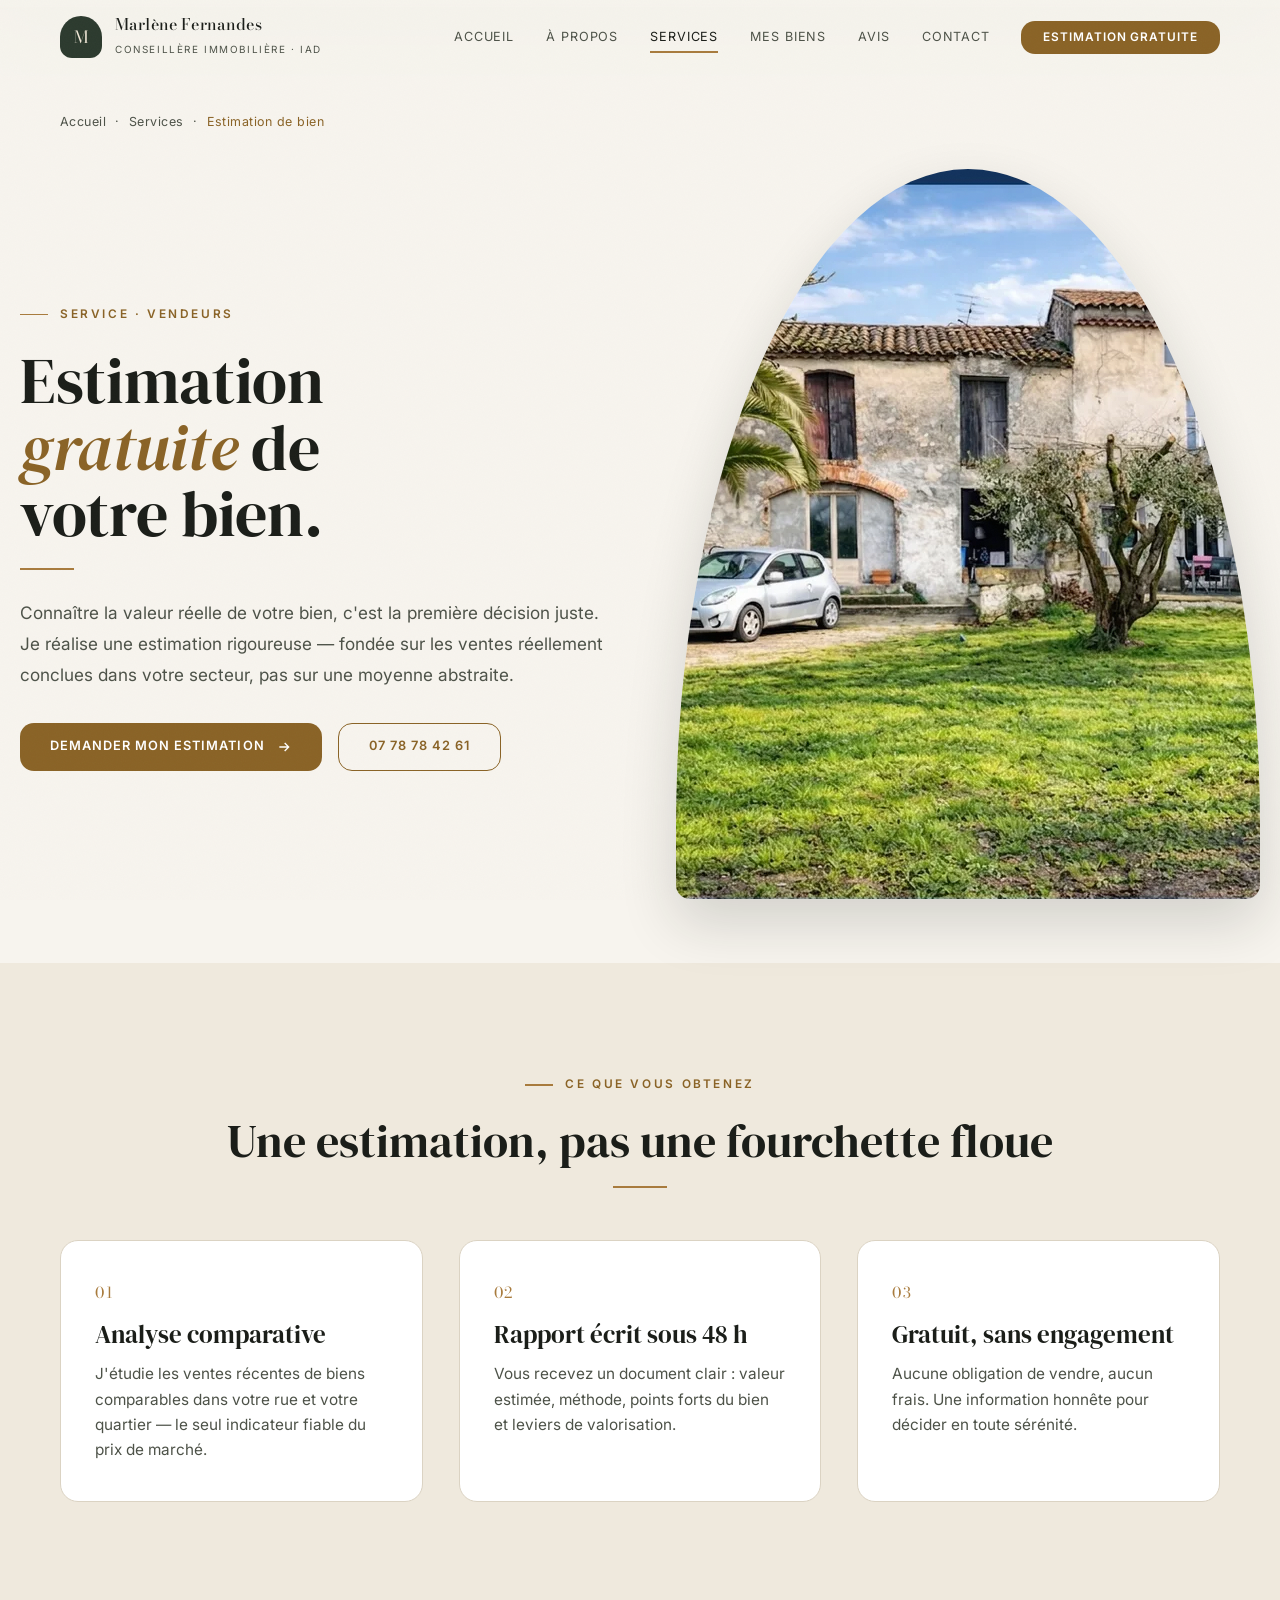
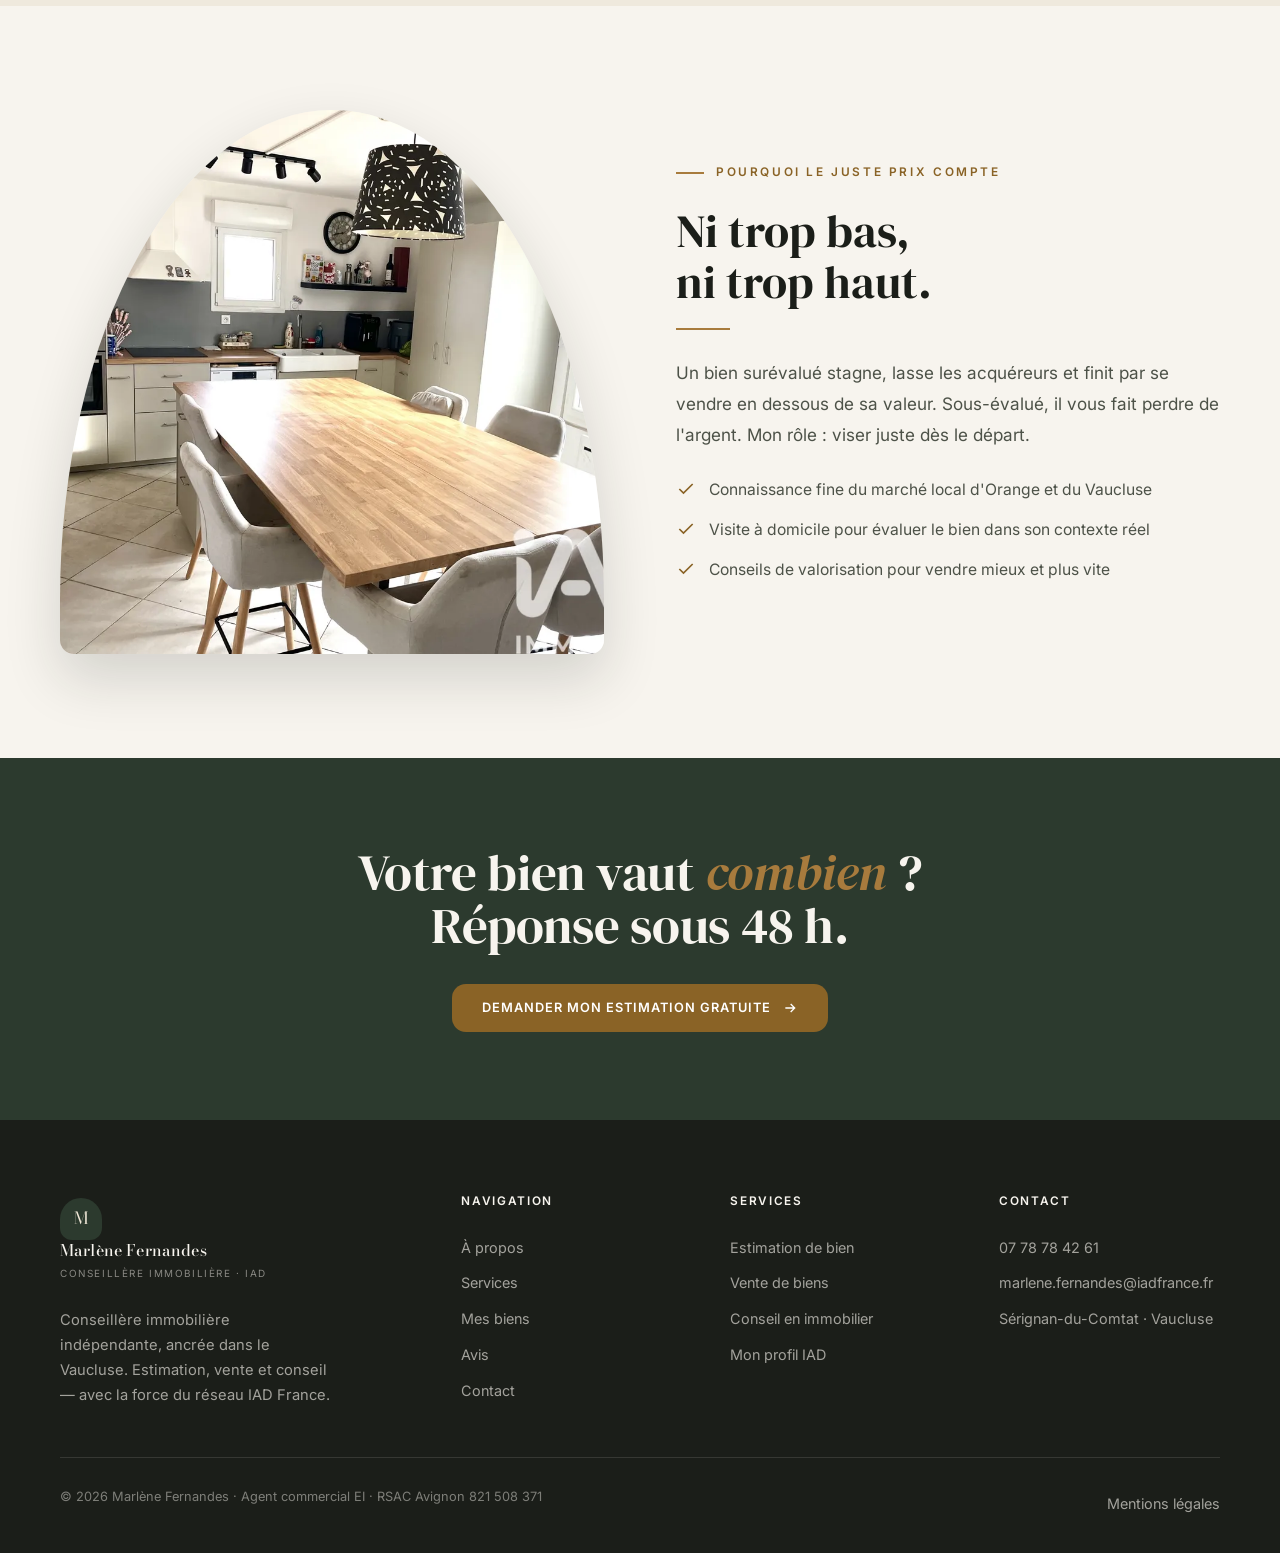
<file: service-estimation.html>
<!DOCTYPE html>
<html lang="fr">
<head>
<meta charset="UTF-8">
<meta name="viewport" content="width=device-width, initial-scale=1">
<title>Estimation immobilière gratuite à Orange & Vaucluse | IAD</title>
<meta name="description" content="Estimation immobilière gratuite et sans engagement dans le Vaucluse. Rapport écrit sous 48 h basé sur les ventes réelles, par Marlène Fernandes, conseillère IAD à Orange.">
<link rel="canonical" href="https://marlene-fernandes.vercel.app/service-estimation.html">
<meta name="theme-color" content="#2C3A2E">
<meta property="og:type" content="website">
<meta property="og:locale" content="fr_FR">
<meta property="og:title" content="Estimation immobilière gratuite à Orange & Vaucluse">
<meta property="og:description" content="Un rapport d'estimation fiable, remis sous 48 h. Gratuit et sans engagement.">
<meta property="og:url" content="https://marlene-fernandes.vercel.app/service-estimation.html">
<meta property="og:image" content="https://marlene-fernandes.vercel.app/assets/img/maison-1.png">
<meta name="twitter:card" content="summary_large_image">
<link rel="icon" href="data:image/svg+xml,%3Csvg xmlns='http://www.w3.org/2000/svg' viewBox='0 0 32 32'%3E%3Crect width='32' height='32' rx='6' fill='%232C3A2E'/%3E%3Ctext x='16' y='22' font-family='Georgia,serif' font-size='18' fill='%23F0E7D7' text-anchor='middle'%3EM%3C/text%3E%3C/svg%3E">
<link rel="preconnect" href="https://fonts.googleapis.com">
<link rel="preconnect" href="https://fonts.gstatic.com" crossorigin>
<link href="https://fonts.googleapis.com/css2?family=Bodoni+Moda:ital,opsz,wght@0,6..96,500..700;1,6..96,500..600&family=DM+Serif+Display:ital@0;1&family=Inter:wght@300;400;500;600&display=swap" rel="stylesheet">
<link rel="stylesheet" href="assets/css/style.css">
<script type="application/ld+json">
{"@context":"https://schema.org","@type":"Service","serviceType":"Estimation immobilière",
"name":"Estimation immobilière gratuite",
"description":"Estimation immobilière gratuite et sans engagement dans le Vaucluse. Rapport écrit remis sous 48 h, basé sur les ventes réelles du secteur.",
"areaServed":[{"@type":"City","name":"Orange"},{"@type":"City","name":"Bollène"},{"@type":"City","name":"Caderousse"}],
"provider":{"@type":"RealEstateAgent","name":"Marlène Fernandes — IAD France","telephone":"+33778784261","url":"https://marlene-fernandes.vercel.app/"},
"offers":{"@type":"Offer","price":"0","priceCurrency":"EUR","description":"Estimation gratuite et sans engagement"}}
</script>
<script type="application/ld+json">
{"@context":"https://schema.org","@type":"BreadcrumbList","itemListElement":[
{"@type":"ListItem","position":1,"name":"Accueil","item":"https://marlene-fernandes.vercel.app/"},
{"@type":"ListItem","position":2,"name":"Services","item":"https://marlene-fernandes.vercel.app/services.html"},
{"@type":"ListItem","position":3,"name":"Estimation de bien","item":"https://marlene-fernandes.vercel.app/service-estimation.html"}]}
</script>
</head>
<body>

<header class="nav" id="nav">
  <div class="nav-in">
    <a class="logo" href="index.html" aria-label="Marlène Fernandes, accueil"><span class="logo-mark" aria-hidden="true">M</span><span class="logo-text"><strong>Marlène Fernandes</strong><small>Conseillère immobilière · IAD</small></span></a>
    <nav class="nav-links" aria-label="Navigation principale">
      <a class="nav-a" href="index.html">Accueil</a><a class="nav-a" href="a-propos.html">À propos</a><a class="nav-a" href="services.html" aria-current="page">Services</a><a class="nav-a" href="biens.html">Mes biens</a><a class="nav-a" href="avis.html">Avis</a><a class="nav-a" href="contact.html">Contact</a>
      <a class="btn btn-forest nav-cta" href="contact.html#estimation">Estimation gratuite</a>
    </nav>
    <button class="nav-burger" id="burger" aria-label="Ouvrir le menu" aria-expanded="false" aria-controls="mobmenu"><span></span><span></span><span></span></button>
  </div>
</header>
<div class="mob" id="mobmenu"><a href="index.html">Accueil</a><a href="a-propos.html">À propos</a><a href="services.html">Services</a><a href="biens.html">Mes biens</a><a href="avis.html">Avis</a><a href="contact.html">Contact</a><a class="btn btn-forest" href="contact.html#estimation">Estimation gratuite</a></div>

<main>
<div class="wrap"><nav class="crumbs" aria-label="Fil d'ariane"><a href="index.html">Accueil</a> &nbsp;·&nbsp; <a href="services.html">Services</a> &nbsp;·&nbsp; <span>Estimation de bien</span></nav></div>

<section class="wrap page-head">
  <div class="grid-2">
    <div>
      <span class="eyebrow">Service · Vendeurs</span>
      <h1 class="display" style="margin-top:24px">Estimation<br><em>gratuite</em> de<br>votre bien.</h1>
      <span class="rule"></span>
      <p class="body-lg">Connaître la valeur réelle de votre bien, c'est la première décision juste. Je réalise une estimation rigoureuse — fondée sur les ventes réellement conclues dans votre secteur, pas sur une moyenne abstraite.</p>
      <div style="margin-top:32px;display:flex;gap:16px;flex-wrap:wrap">
        <a class="btn btn-forest" href="contact.html#estimation">Demander mon estimation <svg viewBox="0 0 24 24" fill="none" stroke="currentColor" stroke-width="2" aria-hidden="true"><path d="M5 12h14M13 6l6 6-6 6"/></svg></a>
        <a class="btn btn-outline" href="tel:+33778784261">07 78 78 42 61</a>
      </div>
    </div>
    <div class="arch-img" style="aspect-ratio:4/5"><img src="assets/img/maison-1.png" width="640" height="800" alt="Estimation d'une maison dans le Vaucluse"></div>
  </div>
</section>

<section class="sec sec-ivory2">
  <div class="wrap">
    <div class="center-text" style="margin-bottom:52px"><span class="eyebrow center">Ce que vous obtenez</span><h2 class="h2" style="margin-top:20px">Une estimation, pas une fourchette floue</h2><span class="rule center"></span></div>
    <div class="grid-3">
      <div class="svc"><span class="svc-num">01</span><h3 class="h3" style="margin-top:14px">Analyse comparative</h3><p style="margin-top:10px">J'étudie les ventes récentes de biens comparables dans votre rue et votre quartier — le seul indicateur fiable du prix de marché.</p></div>
      <div class="svc"><span class="svc-num">02</span><h3 class="h3" style="margin-top:14px">Rapport écrit sous 48 h</h3><p style="margin-top:10px">Vous recevez un document clair : valeur estimée, méthode, points forts du bien et leviers de valorisation.</p></div>
      <div class="svc"><span class="svc-num">03</span><h3 class="h3" style="margin-top:14px">Gratuit, sans engagement</h3><p style="margin-top:10px">Aucune obligation de vendre, aucun frais. Une information honnête pour décider en toute sérénité.</p></div>
    </div>
  </div>
</section>

<section class="sec wrap">
  <div class="grid-2">
    <div class="arch-img" style="aspect-ratio:1/1"><img src="assets/img/maison-2.jpg" width="640" height="640" alt="Maison estimée à Caderousse" loading="lazy"></div>
    <div>
      <span class="eyebrow">Pourquoi le juste prix compte</span>
      <h2 class="h2" style="margin-top:22px">Ni trop bas,<br>ni trop haut.</h2>
      <span class="rule"></span>
      <p class="body-lg">Un bien surévalué stagne, lasse les acquéreurs et finit par se vendre en dessous de sa valeur. Sous-évalué, il vous fait perdre de l'argent. Mon rôle : viser juste dès le départ.</p>
      <ul class="checks">
        <li><svg viewBox="0 0 24 24" fill="none" stroke="currentColor" stroke-width="2" aria-hidden="true"><path d="M20 6 9 17l-5-5"/></svg>Connaissance fine du marché local d'Orange et du Vaucluse</li>
        <li><svg viewBox="0 0 24 24" fill="none" stroke="currentColor" stroke-width="2" aria-hidden="true"><path d="M20 6 9 17l-5-5"/></svg>Visite à domicile pour évaluer le bien dans son contexte réel</li>
        <li><svg viewBox="0 0 24 24" fill="none" stroke="currentColor" stroke-width="2" aria-hidden="true"><path d="M20 6 9 17l-5-5"/></svg>Conseils de valorisation pour vendre mieux et plus vite</li>
      </ul>
    </div>
  </div>
</section>

<section class="cta-band">
  <div class="wrap-sm">
    <h2 class="display">Votre bien vaut <em>combien</em> ?<br>Réponse sous 48 h.</h2>
    <div style="margin-top:32px"><a class="btn btn-brass" href="contact.html#estimation">Demander mon estimation gratuite <svg viewBox="0 0 24 24" fill="none" stroke="currentColor" stroke-width="2" aria-hidden="true"><path d="M5 12h14M13 6l6 6-6 6"/></svg></a></div>
  </div>
</section>
</main>

<footer class="footer">
  <div class="wrap">
    <div class="footer-grid">
      <div><a class="logo" href="index.html" aria-label="Marlène Fernandes, accueil"><span class="logo-mark" aria-hidden="true">M</span><span class="logo-text"><strong>Marlène Fernandes</strong><small>Conseillère immobilière · IAD</small></span></a><p class="footer-intro">Conseillère immobilière indépendante, ancrée dans le Vaucluse. Estimation, vente et conseil — avec la force du réseau IAD France.</p></div>
      <div><h4>Navigation</h4><a href="a-propos.html">À propos</a><a href="services.html">Services</a><a href="biens.html">Mes biens</a><a href="avis.html">Avis</a><a href="contact.html">Contact</a></div>
      <div><h4>Services</h4><a href="service-estimation.html">Estimation de bien</a><a href="service-vente.html">Vente de biens</a><a href="service-conseil.html">Conseil en immobilier</a><a href="https://www.iadfrance.fr/conseiller-immobilier/marlene.fernandes" target="_blank" rel="noopener">Mon profil IAD</a></div>
      <div><h4>Contact</h4><a href="tel:+33778784261">07 78 78 42 61</a><a href="mailto:marlene.fernandes@iadfrance.fr">marlene.fernandes@iadfrance.fr</a><a href="contact.html">Sérignan-du-Comtat · Vaucluse</a></div>
    </div>
    <div class="footer-bottom"><span>© 2026 Marlène Fernandes · Agent commercial EI · RSAC Avignon 821&nbsp;508&nbsp;371</span><span><a href="mentions-legales.html">Mentions légales</a></span></div>
  </div>
</footer>
<a class="fab-call" href="tel:+33778784261" aria-label="Appeler Marlène Fernandes au 07 78 78 42 61"><svg viewBox="0 0 24 24" fill="none" stroke="currentColor" stroke-width="2" stroke-linecap="round" stroke-linejoin="round" aria-hidden="true"><path d="M22 16.92v3a2 2 0 0 1-2.18 2 19.79 19.79 0 0 1-8.63-3.07 19.5 19.5 0 0 1-6-6 19.79 19.79 0 0 1-3.07-8.67A2 2 0 0 1 4.11 2h3a2 2 0 0 1 2 1.72c.13.81.36 1.6.7 2.34a2 2 0 0 1-.45 2.11L8.09 9.91a16 16 0 0 0 6 6l1.74-1.27a2 2 0 0 1 2.11-.45c.74.34 1.53.57 2.34.7A2 2 0 0 1 22 16.92z"/></svg></a>
<script src="assets/js/main.js" defer></script>
</body>
</html>
</file>
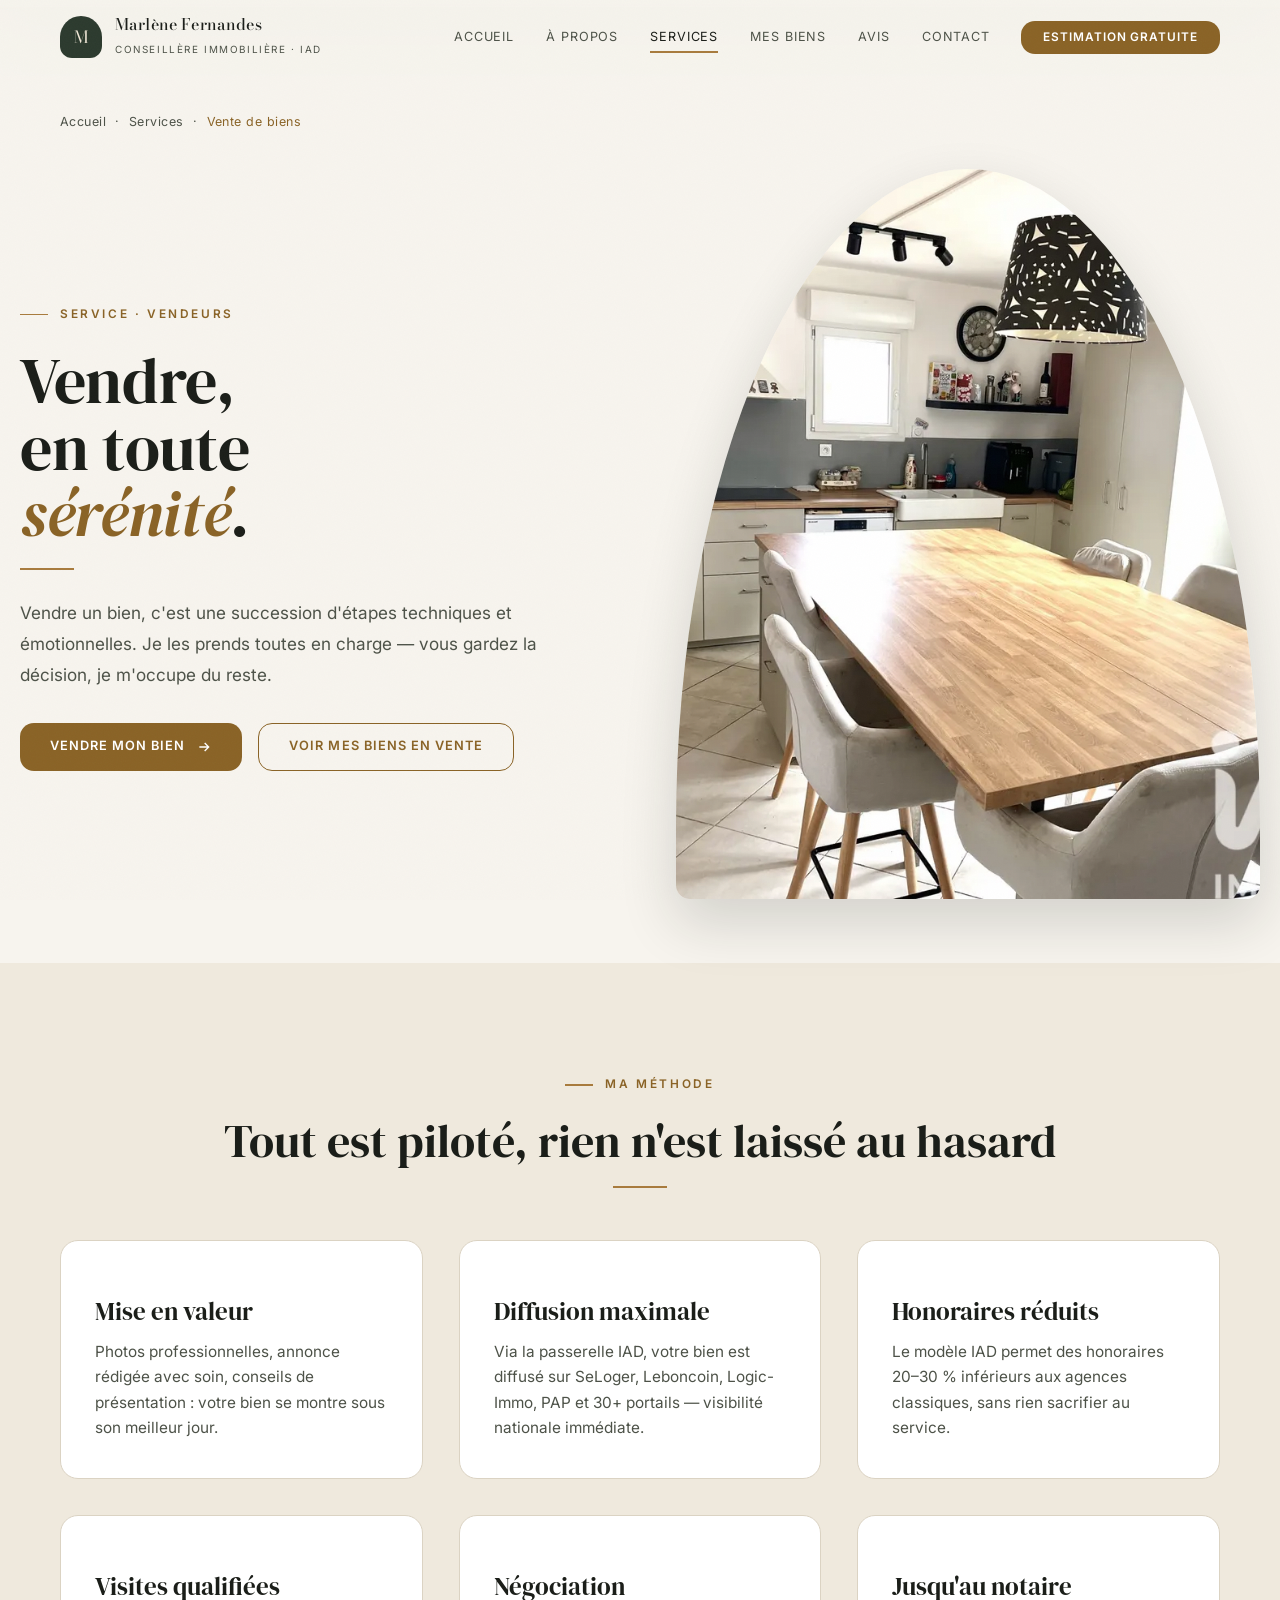
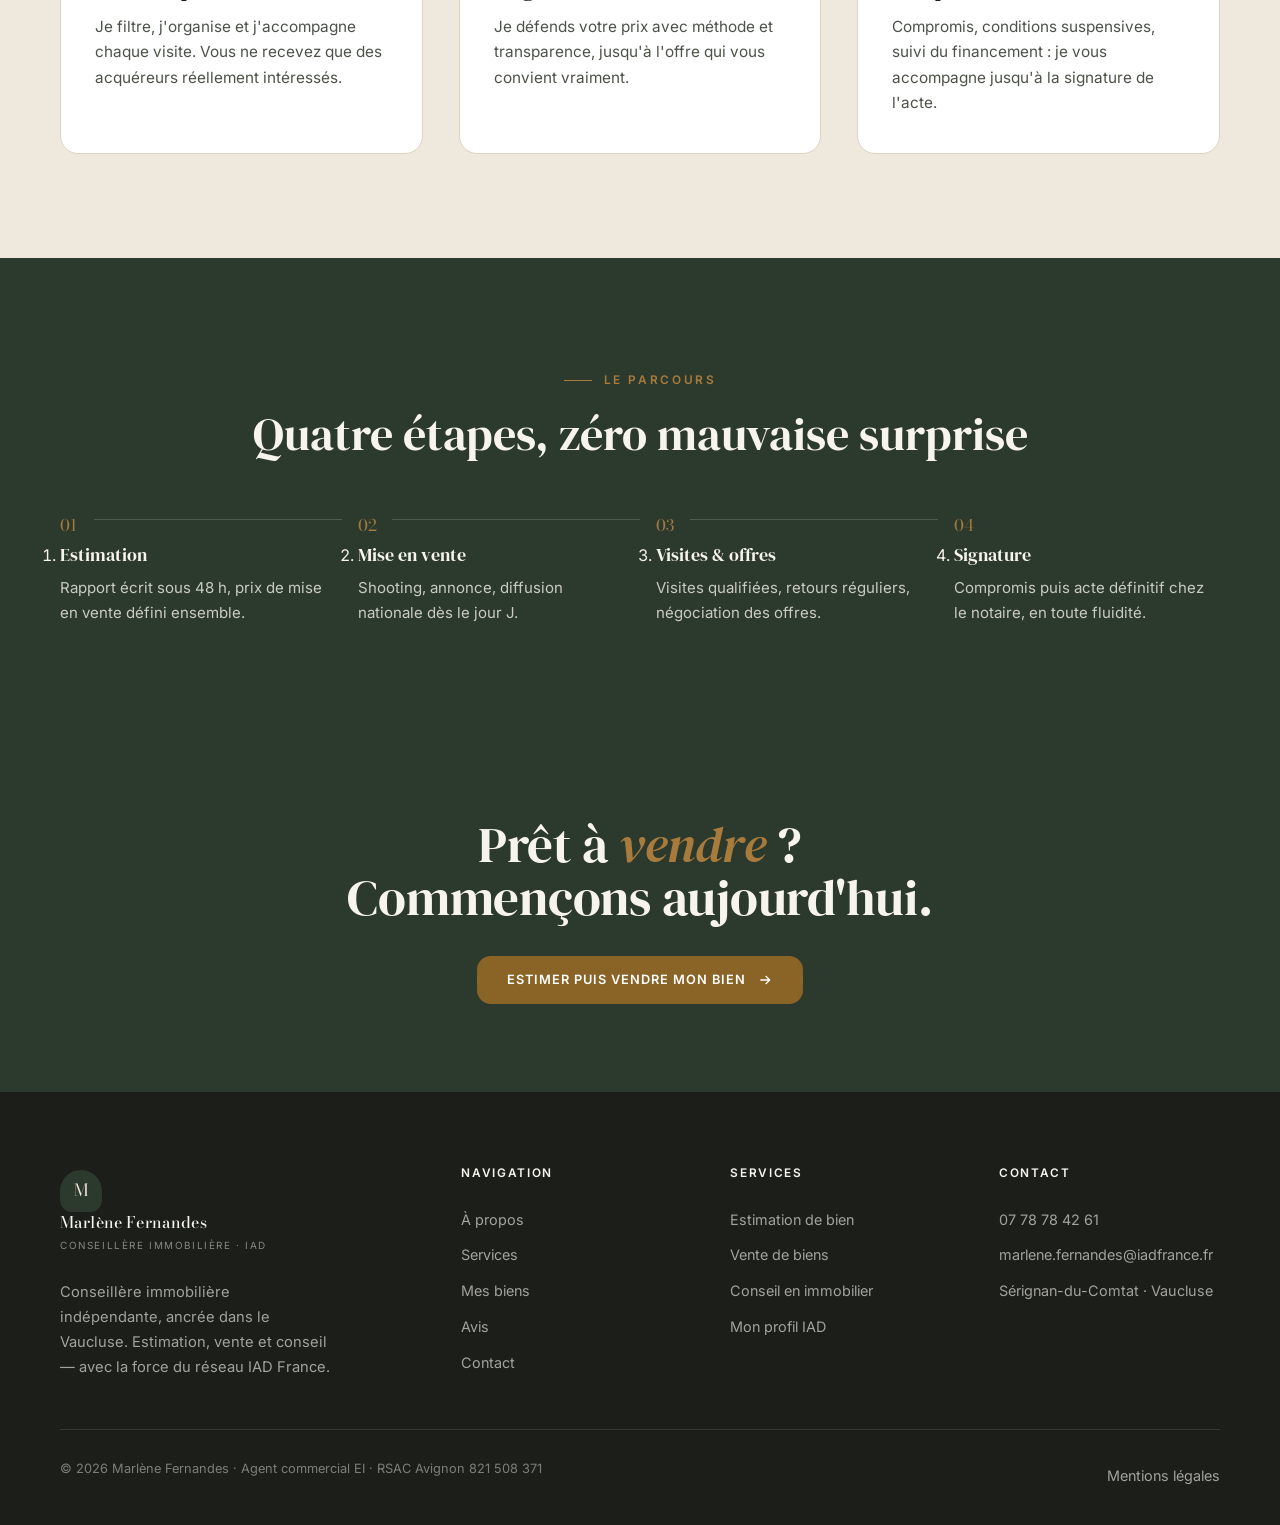
<file: service-vente.html>
<!DOCTYPE html>
<html lang="fr">
<head>
<meta charset="UTF-8">
<meta name="viewport" content="width=device-width, initial-scale=1">
<title>Vendre son bien immobilier à Orange & Vaucluse | IAD</title>
<meta name="description" content="Vendez votre maison ou appartement dans le Vaucluse avec Marlène Fernandes, conseillère IAD. Photos pro, diffusion sur 30+ portails, honoraires réduits, suivi jusqu'au notaire.">
<link rel="canonical" href="https://marlene-fernandes.vercel.app/service-vente.html">
<meta name="theme-color" content="#2C3A2E">
<meta property="og:type" content="website">
<meta property="og:locale" content="fr_FR">
<meta property="og:title" content="Vendre son bien immobilier à Orange & Vaucluse">
<meta property="og:description" content="De la mise en valeur à la signature notaire : un accompagnement complet, honoraires réduits.">
<meta property="og:url" content="https://marlene-fernandes.vercel.app/service-vente.html">
<meta property="og:image" content="https://marlene-fernandes.vercel.app/assets/img/maison-2.jpg">
<meta name="twitter:card" content="summary_large_image">
<link rel="icon" href="data:image/svg+xml,%3Csvg xmlns='http://www.w3.org/2000/svg' viewBox='0 0 32 32'%3E%3Crect width='32' height='32' rx='6' fill='%232C3A2E'/%3E%3Ctext x='16' y='22' font-family='Georgia,serif' font-size='18' fill='%23F0E7D7' text-anchor='middle'%3EM%3C/text%3E%3C/svg%3E">
<link rel="preconnect" href="https://fonts.googleapis.com">
<link rel="preconnect" href="https://fonts.gstatic.com" crossorigin>
<link href="https://fonts.googleapis.com/css2?family=Bodoni+Moda:ital,opsz,wght@0,6..96,500..700;1,6..96,500..600&family=DM+Serif+Display:ital@0;1&family=Inter:wght@300;400;500;600&display=swap" rel="stylesheet">
<link rel="stylesheet" href="assets/css/style.css">
<script type="application/ld+json">
{"@context":"https://schema.org","@type":"Service","serviceType":"Vente de biens immobiliers",
"name":"Vente de biens immobiliers",
"description":"Accompagnement complet à la vente d'un bien immobilier dans le Vaucluse : mise en valeur, photos professionnelles, diffusion sur plus de 30 portails, négociation et suivi notarial.",
"areaServed":[{"@type":"City","name":"Orange"},{"@type":"City","name":"Bollène"},{"@type":"City","name":"Caderousse"}],
"provider":{"@type":"RealEstateAgent","name":"Marlène Fernandes — IAD France","telephone":"+33778784261","url":"https://marlene-fernandes.vercel.app/"}}
</script>
<script type="application/ld+json">
{"@context":"https://schema.org","@type":"BreadcrumbList","itemListElement":[
{"@type":"ListItem","position":1,"name":"Accueil","item":"https://marlene-fernandes.vercel.app/"},
{"@type":"ListItem","position":2,"name":"Services","item":"https://marlene-fernandes.vercel.app/services.html"},
{"@type":"ListItem","position":3,"name":"Vente de biens","item":"https://marlene-fernandes.vercel.app/service-vente.html"}]}
</script>
</head>
<body>

<header class="nav" id="nav">
  <div class="nav-in">
    <a class="logo" href="index.html" aria-label="Marlène Fernandes, accueil"><span class="logo-mark" aria-hidden="true">M</span><span class="logo-text"><strong>Marlène Fernandes</strong><small>Conseillère immobilière · IAD</small></span></a>
    <nav class="nav-links" aria-label="Navigation principale">
      <a class="nav-a" href="index.html">Accueil</a><a class="nav-a" href="a-propos.html">À propos</a><a class="nav-a" href="services.html" aria-current="page">Services</a><a class="nav-a" href="biens.html">Mes biens</a><a class="nav-a" href="avis.html">Avis</a><a class="nav-a" href="contact.html">Contact</a>
      <a class="btn btn-forest nav-cta" href="contact.html#estimation">Estimation gratuite</a>
    </nav>
    <button class="nav-burger" id="burger" aria-label="Ouvrir le menu" aria-expanded="false" aria-controls="mobmenu"><span></span><span></span><span></span></button>
  </div>
</header>
<div class="mob" id="mobmenu"><a href="index.html">Accueil</a><a href="a-propos.html">À propos</a><a href="services.html">Services</a><a href="biens.html">Mes biens</a><a href="avis.html">Avis</a><a href="contact.html">Contact</a><a class="btn btn-forest" href="contact.html#estimation">Estimation gratuite</a></div>

<main>
<div class="wrap"><nav class="crumbs" aria-label="Fil d'ariane"><a href="index.html">Accueil</a> &nbsp;·&nbsp; <a href="services.html">Services</a> &nbsp;·&nbsp; <span>Vente de biens</span></nav></div>

<section class="wrap page-head">
  <div class="grid-2">
    <div>
      <span class="eyebrow">Service · Vendeurs</span>
      <h1 class="display" style="margin-top:24px">Vendre,<br>en toute<br><em>sérénité</em>.</h1>
      <span class="rule"></span>
      <p class="body-lg">Vendre un bien, c'est une succession d'étapes techniques et émotionnelles. Je les prends toutes en charge — vous gardez la décision, je m'occupe du reste.</p>
      <div style="margin-top:32px;display:flex;gap:16px;flex-wrap:wrap">
        <a class="btn btn-forest" href="contact.html#estimation">Vendre mon bien <svg viewBox="0 0 24 24" fill="none" stroke="currentColor" stroke-width="2" aria-hidden="true"><path d="M5 12h14M13 6l6 6-6 6"/></svg></a>
        <a class="btn btn-outline" href="biens.html">Voir mes biens en vente</a>
      </div>
    </div>
    <div class="arch-img" style="aspect-ratio:4/5"><img src="assets/img/maison-2.jpg" width="640" height="800" alt="Maison mise en vente dans le Vaucluse"></div>
  </div>
</section>

<section class="sec sec-ivory2">
  <div class="wrap">
    <div class="center-text" style="margin-bottom:52px"><span class="eyebrow center">Ma méthode</span><h2 class="h2" style="margin-top:20px">Tout est piloté, rien n'est laissé au hasard</h2><span class="rule center"></span></div>
    <div class="grid-3">
      <div class="svc"><h3 class="h3">Mise en valeur</h3><p style="margin-top:10px">Photos professionnelles, annonce rédigée avec soin, conseils de présentation : votre bien se montre sous son meilleur jour.</p></div>
      <div class="svc"><h3 class="h3">Diffusion maximale</h3><p style="margin-top:10px">Via la passerelle IAD, votre bien est diffusé sur SeLoger, Leboncoin, Logic-Immo, PAP et 30+ portails — visibilité nationale immédiate.</p></div>
      <div class="svc"><h3 class="h3">Honoraires réduits</h3><p style="margin-top:10px">Le modèle IAD permet des honoraires 20–30 % inférieurs aux agences classiques, sans rien sacrifier au service.</p></div>
      <div class="svc"><h3 class="h3">Visites qualifiées</h3><p style="margin-top:10px">Je filtre, j'organise et j'accompagne chaque visite. Vous ne recevez que des acquéreurs réellement intéressés.</p></div>
      <div class="svc"><h3 class="h3">Négociation</h3><p style="margin-top:10px">Je défends votre prix avec méthode et transparence, jusqu'à l'offre qui vous convient vraiment.</p></div>
      <div class="svc"><h3 class="h3">Jusqu'au notaire</h3><p style="margin-top:10px">Compromis, conditions suspensives, suivi du financement : je vous accompagne jusqu'à la signature de l'acte.</p></div>
    </div>
  </div>
</section>

<section class="sec sec-forest">
  <div class="wrap">
    <div class="center-text" style="margin-bottom:52px"><span class="eyebrow center" style="color:var(--brass)">Le parcours</span><h2 class="h2" style="margin-top:18px;color:var(--ivory)">Quatre étapes, zéro mauvaise surprise</h2></div>
    <ol class="steps">
      <li class="step"><h3>Estimation</h3><p>Rapport écrit sous 48 h, prix de mise en vente défini ensemble.</p></li>
      <li class="step"><h3>Mise en vente</h3><p>Shooting, annonce, diffusion nationale dès le jour J.</p></li>
      <li class="step"><h3>Visites & offres</h3><p>Visites qualifiées, retours réguliers, négociation des offres.</p></li>
      <li class="step"><h3>Signature</h3><p>Compromis puis acte définitif chez le notaire, en toute fluidité.</p></li>
    </ol>
  </div>
</section>

<section class="cta-band">
  <div class="wrap-sm">
    <h2 class="display">Prêt à <em>vendre</em> ?<br>Commençons aujourd'hui.</h2>
    <div style="margin-top:32px"><a class="btn btn-brass" href="contact.html#estimation">Estimer puis vendre mon bien <svg viewBox="0 0 24 24" fill="none" stroke="currentColor" stroke-width="2" aria-hidden="true"><path d="M5 12h14M13 6l6 6-6 6"/></svg></a></div>
  </div>
</section>
</main>

<footer class="footer">
  <div class="wrap">
    <div class="footer-grid">
      <div><a class="logo" href="index.html" aria-label="Marlène Fernandes, accueil"><span class="logo-mark" aria-hidden="true">M</span><span class="logo-text"><strong>Marlène Fernandes</strong><small>Conseillère immobilière · IAD</small></span></a><p class="footer-intro">Conseillère immobilière indépendante, ancrée dans le Vaucluse. Estimation, vente et conseil — avec la force du réseau IAD France.</p></div>
      <div><h4>Navigation</h4><a href="a-propos.html">À propos</a><a href="services.html">Services</a><a href="biens.html">Mes biens</a><a href="avis.html">Avis</a><a href="contact.html">Contact</a></div>
      <div><h4>Services</h4><a href="service-estimation.html">Estimation de bien</a><a href="service-vente.html">Vente de biens</a><a href="service-conseil.html">Conseil en immobilier</a><a href="https://www.iadfrance.fr/conseiller-immobilier/marlene.fernandes" target="_blank" rel="noopener">Mon profil IAD</a></div>
      <div><h4>Contact</h4><a href="tel:+33778784261">07 78 78 42 61</a><a href="mailto:marlene.fernandes@iadfrance.fr">marlene.fernandes@iadfrance.fr</a><a href="contact.html">Sérignan-du-Comtat · Vaucluse</a></div>
    </div>
    <div class="footer-bottom"><span>© 2026 Marlène Fernandes · Agent commercial EI · RSAC Avignon 821&nbsp;508&nbsp;371</span><span><a href="mentions-legales.html">Mentions légales</a></span></div>
  </div>
</footer>
<a class="fab-call" href="tel:+33778784261" aria-label="Appeler Marlène Fernandes au 07 78 78 42 61"><svg viewBox="0 0 24 24" fill="none" stroke="currentColor" stroke-width="2" stroke-linecap="round" stroke-linejoin="round" aria-hidden="true"><path d="M22 16.92v3a2 2 0 0 1-2.18 2 19.79 19.79 0 0 1-8.63-3.07 19.5 19.5 0 0 1-6-6 19.79 19.79 0 0 1-3.07-8.67A2 2 0 0 1 4.11 2h3a2 2 0 0 1 2 1.72c.13.81.36 1.6.7 2.34a2 2 0 0 1-.45 2.11L8.09 9.91a16 16 0 0 0 6 6l1.74-1.27a2 2 0 0 1 2.11-.45c.74.34 1.53.57 2.34.7A2 2 0 0 1 22 16.92z"/></svg></a>
<script src="assets/js/main.js" defer></script>
</body>
</html>
</file>
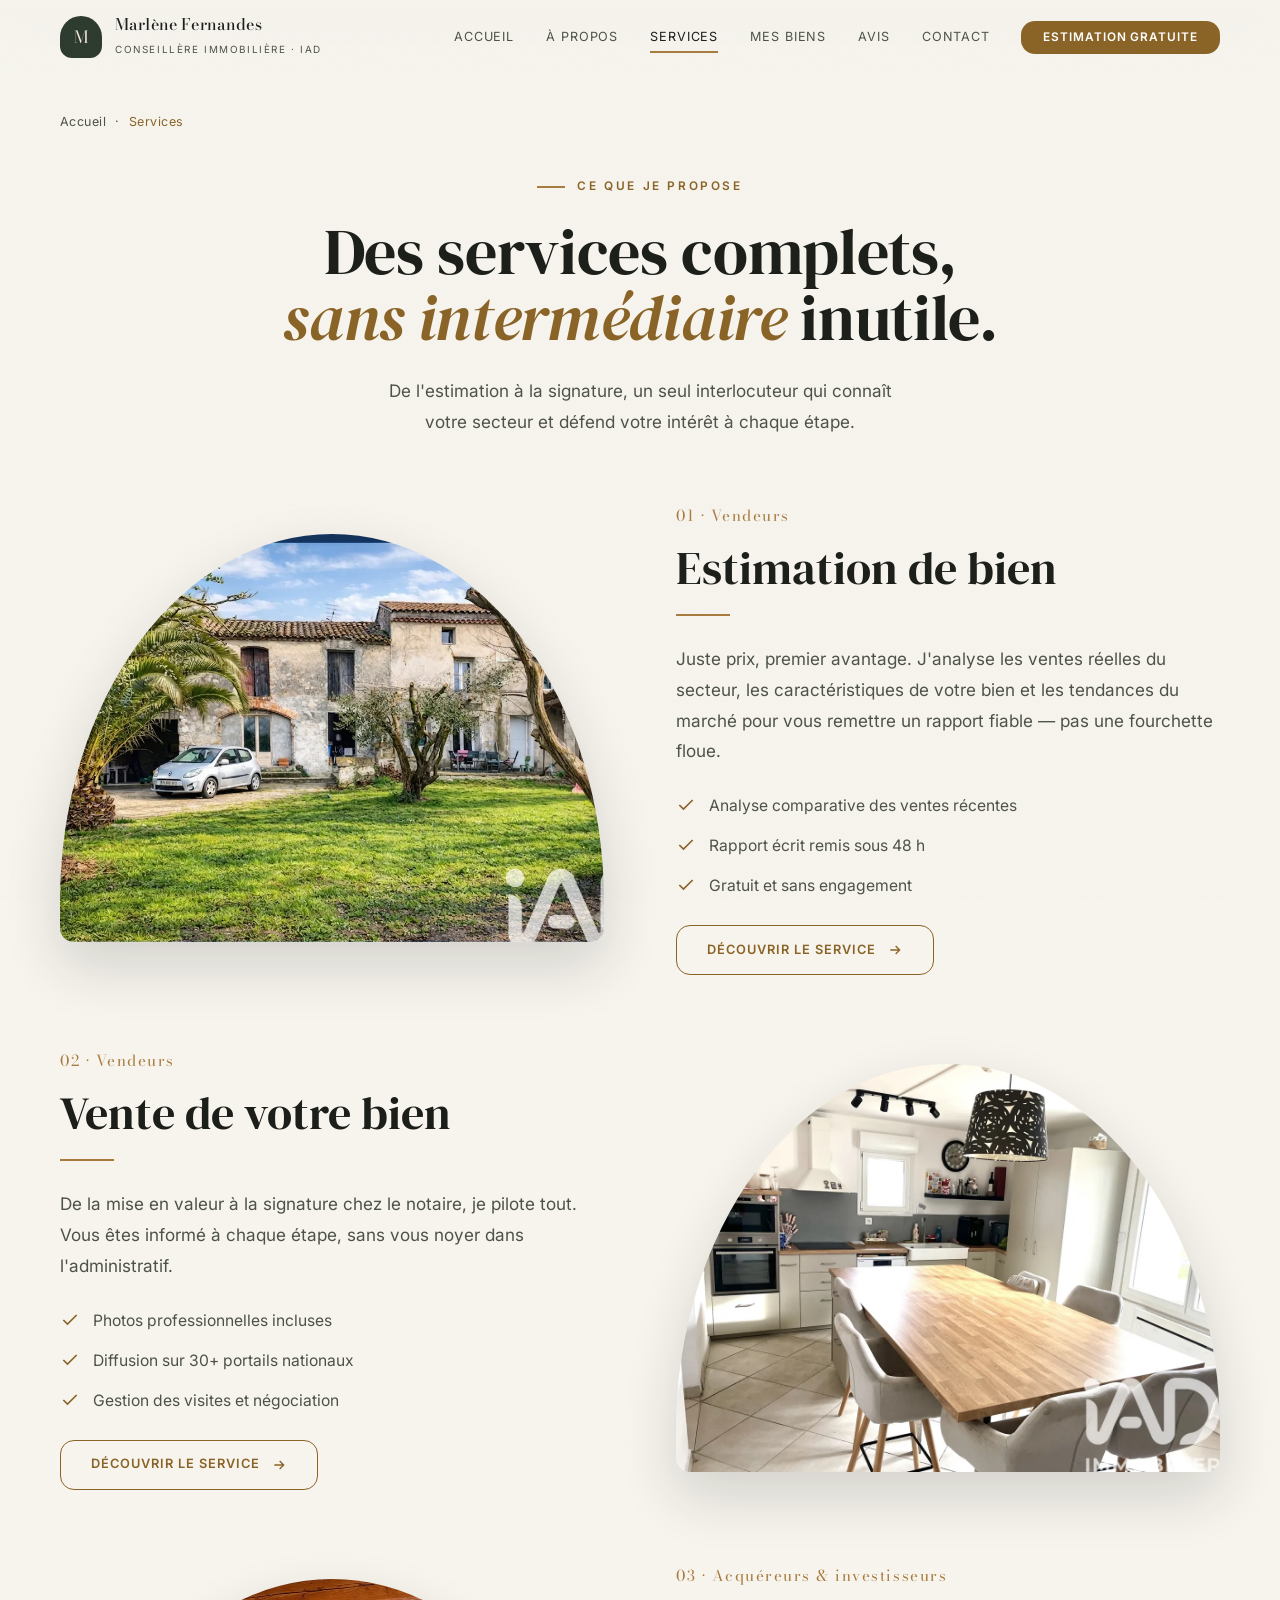
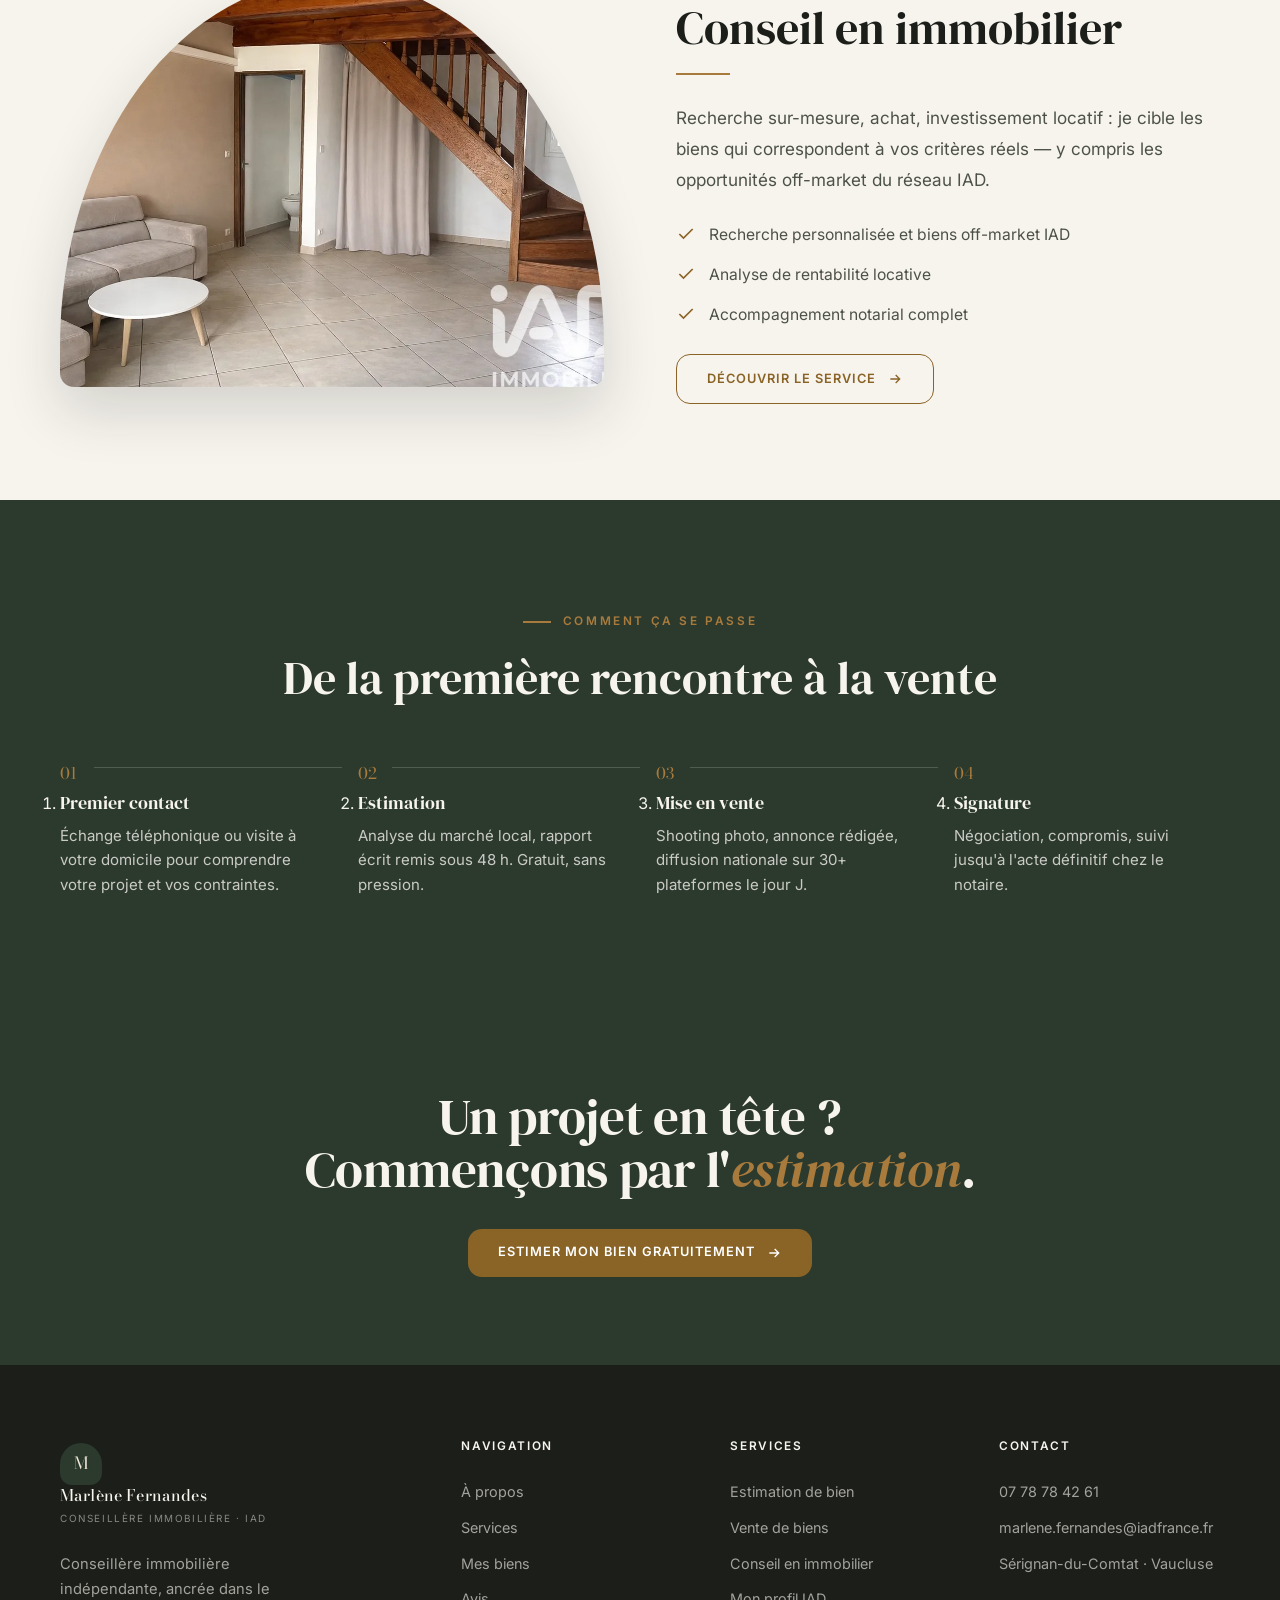
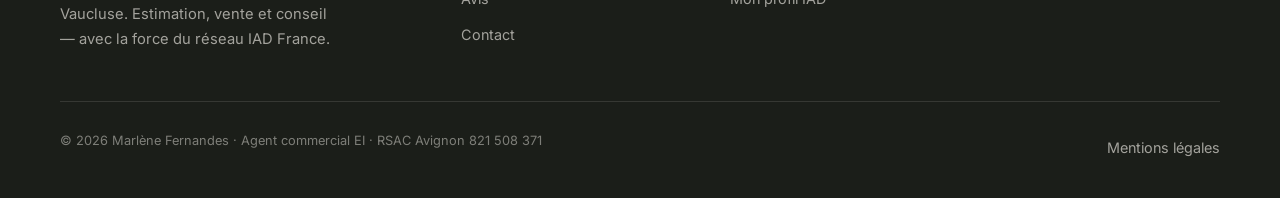
<file: services.html>
<!DOCTYPE html>
<html lang="fr">
<head>
<meta charset="UTF-8">
<meta name="viewport" content="width=device-width, initial-scale=1">
<title>Services immobiliers à Orange · Estimation, vente, conseil</title>
<meta name="description" content="Estimation gratuite, vente de biens et conseil immobilier dans le Vaucluse par Marlène Fernandes, conseillère IAD. Un accompagnement complet, sans intermédiaire inutile.">
<link rel="canonical" href="https://marlene-fernandes.vercel.app/services.html">
<meta name="theme-color" content="#2C3A2E">
<meta property="og:type" content="website">
<meta property="og:locale" content="fr_FR">
<meta property="og:title" content="Services immobiliers dans le Vaucluse · Marlène Fernandes IAD">
<meta property="og:description" content="Estimation, vente et conseil immobilier : un accompagnement complet de proximité.">
<meta property="og:url" content="https://marlene-fernandes.vercel.app/services.html">
<meta property="og:image" content="https://marlene-fernandes.vercel.app/assets/img/maison-1.png">
<meta name="twitter:card" content="summary_large_image">
<link rel="icon" href="data:image/svg+xml,%3Csvg xmlns='http://www.w3.org/2000/svg' viewBox='0 0 32 32'%3E%3Crect width='32' height='32' rx='6' fill='%232C3A2E'/%3E%3Ctext x='16' y='22' font-family='Georgia,serif' font-size='18' fill='%23F0E7D7' text-anchor='middle'%3EM%3C/text%3E%3C/svg%3E">
<link rel="preconnect" href="https://fonts.googleapis.com">
<link rel="preconnect" href="https://fonts.gstatic.com" crossorigin>
<link href="https://fonts.googleapis.com/css2?family=Bodoni+Moda:ital,opsz,wght@0,6..96,500..700;1,6..96,500..600&family=DM+Serif+Display:ital@0;1&family=Inter:wght@300;400;500;600&display=swap" rel="stylesheet">
<link rel="stylesheet" href="assets/css/style.css">
<script type="application/ld+json">
{"@context":"https://schema.org","@type":"BreadcrumbList","itemListElement":[
{"@type":"ListItem","position":1,"name":"Accueil","item":"https://marlene-fernandes.vercel.app/"},
{"@type":"ListItem","position":2,"name":"Services","item":"https://marlene-fernandes.vercel.app/services.html"}]}
</script>
</head>
<body>

<header class="nav" id="nav">
  <div class="nav-in">
    <a class="logo" href="index.html" aria-label="Marlène Fernandes, accueil">
      <span class="logo-mark" aria-hidden="true">M</span>
      <span class="logo-text"><strong>Marlène Fernandes</strong><small>Conseillère immobilière · IAD</small></span>
    </a>
    <nav class="nav-links" aria-label="Navigation principale">
      <a class="nav-a" href="index.html">Accueil</a>
      <a class="nav-a" href="a-propos.html">À propos</a>
      <a class="nav-a" href="services.html" aria-current="page">Services</a>
      <a class="nav-a" href="biens.html">Mes biens</a>
      <a class="nav-a" href="avis.html">Avis</a>
      <a class="nav-a" href="contact.html">Contact</a>
      <a class="btn btn-forest nav-cta" href="contact.html#estimation">Estimation gratuite</a>
    </nav>
    <button class="nav-burger" id="burger" aria-label="Ouvrir le menu" aria-expanded="false" aria-controls="mobmenu"><span></span><span></span><span></span></button>
  </div>
</header>
<div class="mob" id="mobmenu">
  <a href="index.html">Accueil</a><a href="a-propos.html">À propos</a><a href="services.html">Services</a><a href="biens.html">Mes biens</a><a href="avis.html">Avis</a><a href="contact.html">Contact</a>
  <a class="btn btn-forest" href="contact.html#estimation">Estimation gratuite</a>
</div>

<main>
<div class="wrap">
  <nav class="crumbs" aria-label="Fil d'ariane"><a href="index.html">Accueil</a> &nbsp;·&nbsp; <span>Services</span></nav>
</div>

<section class="wrap page-head center-text">
  <span class="eyebrow center">Ce que je propose</span>
  <h1 class="display" style="margin-top:22px">Des services complets,<br><em>sans intermédiaire</em> inutile.</h1>
  <p class="body-lg lead-narrow" style="margin-top:24px">De l'estimation à la signature, un seul interlocuteur qui connaît votre secteur et défend votre intérêt à chaque étape.</p>
</section>

<!-- Détail des services -->
<section class="wrap" style="padding-bottom:96px">
  <div class="grid-2" style="margin-bottom:72px">
    <div class="arch-img" style="aspect-ratio:4/3"><img src="assets/img/maison-1.png" width="700" height="525" alt="Estimation d'une maison dans le Vaucluse" loading="lazy"></div>
    <div>
      <span class="svc-num">01 · Vendeurs</span>
      <h2 class="h2" style="margin-top:14px">Estimation de bien</h2>
      <span class="rule"></span>
      <p class="body-lg">Juste prix, premier avantage. J'analyse les ventes réelles du secteur, les caractéristiques de votre bien et les tendances du marché pour vous remettre un rapport fiable — pas une fourchette floue.</p>
      <ul class="checks">
        <li><svg viewBox="0 0 24 24" fill="none" stroke="currentColor" stroke-width="2" aria-hidden="true"><path d="M20 6 9 17l-5-5"/></svg>Analyse comparative des ventes récentes</li>
        <li><svg viewBox="0 0 24 24" fill="none" stroke="currentColor" stroke-width="2" aria-hidden="true"><path d="M20 6 9 17l-5-5"/></svg>Rapport écrit remis sous 48&nbsp;h</li>
        <li><svg viewBox="0 0 24 24" fill="none" stroke="currentColor" stroke-width="2" aria-hidden="true"><path d="M20 6 9 17l-5-5"/></svg>Gratuit et sans engagement</li>
      </ul>
      <a class="btn btn-outline" href="service-estimation.html">Découvrir le service <svg viewBox="0 0 24 24" fill="none" stroke="currentColor" stroke-width="2" aria-hidden="true"><path d="M5 12h14M13 6l6 6-6 6"/></svg></a>
    </div>
  </div>

  <div class="grid-2" style="margin-bottom:72px">
    <div style="order:2"><div class="arch-img" style="aspect-ratio:4/3"><img src="assets/img/maison-2.jpg" width="700" height="525" alt="Mise en vente d'un bien immobilier" loading="lazy"></div></div>
    <div style="order:1">
      <span class="svc-num">02 · Vendeurs</span>
      <h2 class="h2" style="margin-top:14px">Vente de votre bien</h2>
      <span class="rule"></span>
      <p class="body-lg">De la mise en valeur à la signature chez le notaire, je pilote tout. Vous êtes informé à chaque étape, sans vous noyer dans l'administratif.</p>
      <ul class="checks">
        <li><svg viewBox="0 0 24 24" fill="none" stroke="currentColor" stroke-width="2" aria-hidden="true"><path d="M20 6 9 17l-5-5"/></svg>Photos professionnelles incluses</li>
        <li><svg viewBox="0 0 24 24" fill="none" stroke="currentColor" stroke-width="2" aria-hidden="true"><path d="M20 6 9 17l-5-5"/></svg>Diffusion sur 30+ portails nationaux</li>
        <li><svg viewBox="0 0 24 24" fill="none" stroke="currentColor" stroke-width="2" aria-hidden="true"><path d="M20 6 9 17l-5-5"/></svg>Gestion des visites et négociation</li>
      </ul>
      <a class="btn btn-outline" href="service-vente.html">Découvrir le service <svg viewBox="0 0 24 24" fill="none" stroke="currentColor" stroke-width="2" aria-hidden="true"><path d="M5 12h14M13 6l6 6-6 6"/></svg></a>
    </div>
  </div>

  <div class="grid-2">
    <div class="arch-img" style="aspect-ratio:4/3"><img src="assets/img/maison-3.png" width="700" height="525" alt="Conseil et recherche immobilière dans le Vaucluse" loading="lazy"></div>
    <div>
      <span class="svc-num">03 · Acquéreurs & investisseurs</span>
      <h2 class="h2" style="margin-top:14px">Conseil en immobilier</h2>
      <span class="rule"></span>
      <p class="body-lg">Recherche sur-mesure, achat, investissement locatif : je cible les biens qui correspondent à vos critères réels — y compris les opportunités off-market du réseau IAD.</p>
      <ul class="checks">
        <li><svg viewBox="0 0 24 24" fill="none" stroke="currentColor" stroke-width="2" aria-hidden="true"><path d="M20 6 9 17l-5-5"/></svg>Recherche personnalisée et biens off-market IAD</li>
        <li><svg viewBox="0 0 24 24" fill="none" stroke="currentColor" stroke-width="2" aria-hidden="true"><path d="M20 6 9 17l-5-5"/></svg>Analyse de rentabilité locative</li>
        <li><svg viewBox="0 0 24 24" fill="none" stroke="currentColor" stroke-width="2" aria-hidden="true"><path d="M20 6 9 17l-5-5"/></svg>Accompagnement notarial complet</li>
      </ul>
      <a class="btn btn-outline" href="service-conseil.html">Découvrir le service <svg viewBox="0 0 24 24" fill="none" stroke="currentColor" stroke-width="2" aria-hidden="true"><path d="M5 12h14M13 6l6 6-6 6"/></svg></a>
    </div>
  </div>
</section>

<!-- Process -->
<section class="sec sec-forest">
  <div class="wrap">
    <div class="center-text" style="margin-bottom:56px">
      <span class="eyebrow center" style="color:var(--brass)">Comment ça se passe</span>
      <h2 class="h2" style="margin-top:20px;color:var(--ivory)">De la première rencontre à la vente</h2>
    </div>
    <ol class="steps">
      <li class="step"><h3>Premier contact</h3><p>Échange téléphonique ou visite à votre domicile pour comprendre votre projet et vos contraintes.</p></li>
      <li class="step"><h3>Estimation</h3><p>Analyse du marché local, rapport écrit remis sous 48&nbsp;h. Gratuit, sans pression.</p></li>
      <li class="step"><h3>Mise en vente</h3><p>Shooting photo, annonce rédigée, diffusion nationale sur 30+ plateformes le jour J.</p></li>
      <li class="step"><h3>Signature</h3><p>Négociation, compromis, suivi jusqu'à l'acte définitif chez le notaire.</p></li>
    </ol>
  </div>
</section>

<section class="cta-band">
  <div class="wrap-sm">
    <h2 class="display">Un projet en tête ?<br>Commençons par l'<em>estimation</em>.</h2>
    <div style="margin-top:32px"><a class="btn btn-brass" href="contact.html#estimation">Estimer mon bien gratuitement
      <svg viewBox="0 0 24 24" fill="none" stroke="currentColor" stroke-width="2" aria-hidden="true"><path d="M5 12h14M13 6l6 6-6 6"/></svg></a></div>
  </div>
</section>
</main>

<footer class="footer">
  <div class="wrap">
    <div class="footer-grid">
      <div>
        <a class="logo" href="index.html" aria-label="Marlène Fernandes, accueil"><span class="logo-mark" aria-hidden="true">M</span><span class="logo-text"><strong>Marlène Fernandes</strong><small>Conseillère immobilière · IAD</small></span></a>
        <p class="footer-intro">Conseillère immobilière indépendante, ancrée dans le Vaucluse. Estimation, vente et conseil — avec la force du réseau IAD France.</p>
      </div>
      <div><h4>Navigation</h4><a href="a-propos.html">À propos</a><a href="services.html">Services</a><a href="biens.html">Mes biens</a><a href="avis.html">Avis</a><a href="contact.html">Contact</a></div>
      <div><h4>Services</h4><a href="service-estimation.html">Estimation de bien</a><a href="service-vente.html">Vente de biens</a><a href="service-conseil.html">Conseil en immobilier</a><a href="https://www.iadfrance.fr/conseiller-immobilier/marlene.fernandes" target="_blank" rel="noopener">Mon profil IAD</a></div>
      <div><h4>Contact</h4><a href="tel:+33778784261">07 78 78 42 61</a><a href="mailto:marlene.fernandes@iadfrance.fr">marlene.fernandes@iadfrance.fr</a><a href="contact.html">Sérignan-du-Comtat · Vaucluse</a></div>
    </div>
    <div class="footer-bottom"><span>© 2026 Marlène Fernandes · Agent commercial EI · RSAC Avignon 821&nbsp;508&nbsp;371</span><span><a href="mentions-legales.html">Mentions légales</a></span></div>
  </div>
</footer>
<a class="fab-call" href="tel:+33778784261" aria-label="Appeler Marlène Fernandes au 07 78 78 42 61"><svg viewBox="0 0 24 24" fill="none" stroke="currentColor" stroke-width="2" stroke-linecap="round" stroke-linejoin="round" aria-hidden="true"><path d="M22 16.92v3a2 2 0 0 1-2.18 2 19.79 19.79 0 0 1-8.63-3.07 19.5 19.5 0 0 1-6-6 19.79 19.79 0 0 1-3.07-8.67A2 2 0 0 1 4.11 2h3a2 2 0 0 1 2 1.72c.13.81.36 1.6.7 2.34a2 2 0 0 1-.45 2.11L8.09 9.91a16 16 0 0 0 6 6l1.74-1.27a2 2 0 0 1 2.11-.45c.74.34 1.53.57 2.34.7A2 2 0 0 1 22 16.92z"/></svg></a>
<script src="assets/js/main.js" defer></script>
</body>
</html>
</file>
<file: assets/css/style.css>
/* ============================================================
   MARLÈNE FERNANDES — Conseillère immobilière IAD
   Système de design partagé · « Maison de Provence, édition signature »
   Direction : vert olivaie profond + laiton, arches architecturales
   ============================================================ */

/* ─── TOKENS ─── */
:root{
  /* Couleurs */
  --ivory:      #F7F4EE;   /* fond chaud */
  --ivory-2:    #EFE9DD;   /* fond alterné */
  --ivory-3:    #E6DECF;   /* surfaces */
  --ink:        #1B1E19;   /* texte titre */
  --ink-2:      #4D5248;   /* texte courant (4.5:1 sur ivoire) */
  --forest:     #2C3A2E;   /* vert profond signature */
  --forest-2:   #38493A;
  --forest-lt:  #8FA088;   /* vert clair décoratif */
  --brass:      #A87B3D;   /* laiton — filets, larges aplats */
  --brass-deep: #8A6326;   /* laiton foncé — texte accent (4.6:1) */
  --brass-pale: #F0E7D7;
  --line:       #DBD3C3;   /* bordures */
  --white:      #FFFFFF;

  /* Typo */
  --f-heading: 'DM Serif Display', 'Bodoni Moda', 'Didot', Georgia, serif; /* H1/H2 — signature affirmée */
  --f-display: 'Bodoni Moda', 'Didot', 'Bodoni MT', Georgia, serif;        /* accents serif fins (h3, logo, chiffres) */
  --f-body:    'Inter', system-ui, -apple-system, 'Segoe UI', sans-serif;

  /* Layout */
  --nav-h: 76px;
  --maxw: 1240px;
  --ease: cubic-bezier(.16,1,.3,1);
  --arch: 50% 50% 14px 14px / 90% 90% 14px 14px; /* sommet en arche */

  /* Rayons — angles arrondis */
  --r-btn: 14px;   /* boutons */
  --r-sm:  10px;   /* champs, tags, puces */
  --r-md:  18px;   /* cartes, encarts, citations */
  --r-lg:  26px;   /* grandes surfaces (formulaire, passerelle) */
}

/* ─── RESET ─── */
*,*::before,*::after{box-sizing:border-box;margin:0;padding:0}
html{font-size:16px;scroll-behavior:smooth;-webkit-text-size-adjust:100%}
body{
  font-family:var(--f-body);background:var(--ivory);color:var(--ink);
  line-height:1.65;overflow-x:hidden;-webkit-font-smoothing:antialiased;
  text-rendering:optimizeLegibility;
}
a{color:inherit;text-decoration:none}
button{cursor:pointer;border:none;background:none;font-family:inherit}
input,textarea,select{font-family:inherit;font-size:1rem}
ul{list-style:none}
img{display:block;max-width:100%;height:auto}
:focus-visible{outline:2.5px solid var(--brass-deep);outline-offset:3px;border-radius:var(--r-sm)}

@media (prefers-reduced-motion: reduce){
  *,*::before,*::after{animation-duration:.001ms!important;animation-iteration-count:1!important;transition-duration:.001ms!important;scroll-behavior:auto!important}
}

/* ─── GRAIN signature (léger, décoratif) ─── */
body::before{
  content:'';position:fixed;inset:0;z-index:9999;pointer-events:none;opacity:.025;
  background-image:url("data:image/svg+xml,%3Csvg xmlns='http://www.w3.org/2000/svg' width='120' height='120'%3E%3Cfilter id='n'%3E%3CfeTurbulence type='fractalNoise' baseFrequency='.85' numOctaves='3'/%3E%3C/filter%3E%3Crect width='100%25' height='100%25' filter='url(%23n)'/%3E%3C/svg%3E");
}

/* ─── LAYOUT ─── */
.wrap{max-width:var(--maxw);margin:0 auto;padding-inline:40px}
.wrap-sm{max-width:880px;margin:0 auto;padding-inline:40px}
.sec{padding-block:104px}
.sec-tight{padding-block:72px}
.sec-ivory2{background:var(--ivory-2)}
.sec-forest{background:var(--forest);color:var(--ivory)}
.sec-forest .ink-2,.sec-forest .body-lg,.sec-forest p{color:rgba(247,244,238,.78)}
.grid-2{display:grid;grid-template-columns:1fr 1fr;gap:72px;align-items:center}
.grid-3{display:grid;grid-template-columns:repeat(3,1fr);gap:36px}
.grid-4{display:grid;grid-template-columns:repeat(4,1fr);gap:28px}

/* ─── TYPOGRAPHIE ─── */
.eyebrow{
  font-size:.74rem;letter-spacing:.22em;text-transform:uppercase;
  color:var(--brass-deep);font-weight:600;display:inline-flex;align-items:center;gap:12px;
}
.eyebrow::before{content:'';width:28px;height:1.5px;background:var(--brass);display:inline-block}
.eyebrow.center{justify-content:center}
.display{
  font-family:var(--f-heading);font-weight:400;
  font-size:clamp(2.9rem,6vw,5.6rem);line-height:1.04;letter-spacing:-.005em;
  font-optical-sizing:auto;
}
.display em,h1 em,h2 em,.h2 em{font-style:italic;font-weight:400;color:var(--brass-deep)}
.sec-forest .display em,.sec-forest h2 em,.sec-forest .h2 em{color:var(--brass)}
h1,h2,h3,.h2,.h3{font-family:var(--f-heading);font-weight:400;letter-spacing:0;line-height:1.12;font-optical-sizing:auto}
h3,.h3{line-height:1.2}
.h2{font-size:clamp(2rem,3.6vw,3rem)}
.h3{font-size:clamp(1.25rem,2vw,1.55rem)}
.body-lg{font-size:1.075rem;color:var(--ink-2);line-height:1.8;max-width:60ch}
p{color:var(--ink-2)}
.rule{display:block;width:54px;height:2px;background:var(--brass);margin:20px 0 28px}
.rule.center{margin-left:auto;margin-right:auto}
.center-text{text-align:center}
.lead-narrow{max-width:48ch;margin-inline:auto}

/* ─── BOUTONS ─── */
.btn{
  display:inline-flex;align-items:center;gap:11px;padding:16px 30px;
  font-size:.8rem;font-weight:600;letter-spacing:.08em;text-transform:uppercase;
  border-radius:var(--r-btn);transition:.28s var(--ease);cursor:pointer;line-height:1;
}
.btn svg{width:16px;height:16px;transition:transform .28s var(--ease)}
.btn:hover svg{transform:translateX(4px)}
.btn-forest{background:var(--brass-deep);color:#fff}
.btn-forest:hover{background:#6E4E1E;transform:translateY(-2px);box-shadow:0 12px 28px rgba(138,99,38,.28)}
.btn-brass{background:var(--brass-deep);color:#fff}
.btn-brass:hover{background:#6E4E1E;transform:translateY(-2px);box-shadow:0 12px 28px rgba(138,99,38,.28)}
.btn-outline{border:1.5px solid var(--brass-deep);color:var(--brass-deep);background:none}
.btn-outline:hover{background:var(--brass-deep);color:#fff;transform:translateY(-2px)}
.btn-ghost{border:1.5px solid rgba(247,244,238,.35);color:var(--ivory)}
.btn-ghost:hover{border-color:var(--ivory);background:rgba(247,244,238,.08)}

/* ─── NAV ─── */
.nav{
  position:fixed;top:0;left:0;right:0;height:var(--nav-h);z-index:1000;
  background:rgba(247,244,238,.9);backdrop-filter:blur(14px);-webkit-backdrop-filter:blur(14px);
  border-bottom:1px solid transparent;transition:border-color .3s,box-shadow .3s,background .3s;
}
.nav.scrolled{border-color:var(--line);box-shadow:0 4px 30px rgba(27,30,25,.06)}
.nav-in{display:flex;align-items:center;justify-content:space-between;height:100%;max-width:var(--maxw);margin:0 auto;padding:0 40px}
.logo{display:flex;align-items:center;gap:13px}
.logo-mark{
  width:42px;height:42px;flex-shrink:0;border-radius:50% 50% 12px 12px;
  background:var(--forest);color:var(--brass-pale);display:flex;align-items:center;justify-content:center;
  font-family:var(--f-display);font-size:1.05rem;
}
.logo-text strong{font-family:var(--f-display);font-size:1rem;font-weight:500;letter-spacing:.01em;display:block;line-height:1.25;color:var(--ink)}
.logo-text small{font-size:.62rem;letter-spacing:.16em;text-transform:uppercase;color:var(--ink-2)}
.nav-links{display:flex;align-items:center;gap:2px}
.nav-a{padding:9px 15px;font-size:.79rem;letter-spacing:.07em;text-transform:uppercase;color:var(--ink-2);position:relative;transition:color .2s}
.nav-a::after{content:'';position:absolute;left:15px;right:15px;bottom:4px;height:1.5px;background:var(--brass);transform:scaleX(0);transform-origin:left;transition:transform .3s var(--ease)}
.nav-a:hover,.nav-a[aria-current="page"]{color:var(--ink)}
.nav-a:hover::after,.nav-a[aria-current="page"]::after{transform:scaleX(1)}
.nav-cta{margin-left:14px;padding:11px 22px!important;font-size:.74rem!important}
.nav-burger{display:none;flex-direction:column;gap:5px;padding:10px;margin:-10px}
.nav-burger span{display:block;width:24px;height:1.5px;background:var(--ink);transition:.3s var(--ease)}
.nav-burger[aria-expanded="true"] span:nth-child(1){transform:translateY(6.5px) rotate(45deg)}
.nav-burger[aria-expanded="true"] span:nth-child(2){opacity:0}
.nav-burger[aria-expanded="true"] span:nth-child(3){transform:translateY(-6.5px) rotate(-45deg)}

/* ─── MENU MOBILE ─── */
.mob{
  position:fixed;top:var(--nav-h);left:0;right:0;z-index:990;
  background:var(--ivory);border-bottom:1px solid var(--line);
  padding:18px 32px 28px;display:flex;flex-direction:column;
  transform:translateY(-115%);transition:transform .42s var(--ease);
  box-shadow:0 18px 50px rgba(27,30,25,.12);
}
.mob.open{transform:none}
.mob a{padding:15px 4px;font-size:.92rem;letter-spacing:.06em;text-transform:uppercase;border-bottom:1px solid var(--line);color:var(--ink)}
.mob .btn{margin-top:22px;justify-content:center}

/* ─── HERO ─── */
.hero{display:grid;grid-template-columns:1.05fr .95fr;min-height:100dvh;padding-top:var(--nav-h)}
.hero-l{display:flex;flex-direction:column;justify-content:center;padding:64px 64px 64px 0;position:relative}
.hero-r{position:relative;display:flex;align-items:flex-end;justify-content:center;padding:0 0 0 24px}
.hero-photo{
  width:100%;height:78%;align-self:center;object-fit:cover;
  border-radius:var(--arch);box-shadow:0 30px 70px rgba(27,30,25,.22);
}
.hero-r::after{ /* filet laiton derrière l'arche */
  content:'';position:absolute;right:-12px;top:14%;bottom:8%;width:1.5px;background:var(--brass);opacity:.5;
}
.hero-badge{
  position:absolute;left:-18px;bottom:14%;background:var(--ivory);border:1px solid var(--line);
  border-radius:var(--r-md);padding:16px 22px;box-shadow:0 18px 44px rgba(27,30,25,.14);max-width:210px;
}
.hero-badge strong{font-family:var(--f-heading);font-size:1.9rem;color:var(--forest);display:block;line-height:1}
.hero-badge span{font-size:.72rem;letter-spacing:.1em;text-transform:uppercase;color:var(--ink-2)}
.hero-meta{display:flex;align-items:center;gap:14px;margin-top:34px;font-size:.78rem;letter-spacing:.06em;color:var(--ink-2);text-transform:uppercase}
.hero-cta{display:flex;flex-wrap:wrap;gap:16px;margin-top:38px}

/* Révélation ligne par ligne — un seul geste, hero uniquement */
.reveal{overflow:hidden;display:block}
.reveal>span{display:block;animation:up .85s var(--ease) both}
.reveal:nth-child(1)>span{animation-delay:.08s}
.reveal:nth-child(2)>span{animation-delay:.24s}
.reveal:nth-child(3)>span{animation-delay:.40s}
@keyframes up{from{transform:translateY(108%)}to{transform:translateY(0)}}

/* ─── BANDEAU CHIFFRES ─── */
.stats{display:grid;grid-template-columns:repeat(4,1fr);gap:0;border-top:1px solid var(--line);border-bottom:1px solid var(--line)}
.stat{padding:40px 28px;border-right:1px solid var(--line)}
.stat:last-child{border-right:none}
.stat b{font-family:var(--f-heading);font-size:clamp(2.2rem,3.4vw,3rem);font-weight:400;color:var(--forest);display:block;line-height:1}
.stat span{font-size:.76rem;letter-spacing:.1em;text-transform:uppercase;color:var(--ink-2);margin-top:8px;display:block}

/* ─── CARTES ─── */
.card{background:var(--white);border:1px solid var(--line);border-radius:var(--r-md);overflow:hidden;transition:.3s var(--ease)}
.card:hover{transform:translateY(-5px);box-shadow:0 22px 50px rgba(27,30,25,.1);border-color:var(--ivory-3)}

/* Liste atouts à puce laiton */
.checks{display:flex;flex-direction:column;gap:14px;margin:26px 0}
.checks li{display:flex;gap:13px;align-items:flex-start;color:var(--ink-2);font-size:.98rem}
.checks svg{width:20px;height:20px;flex-shrink:0;color:var(--brass-deep);margin-top:2px}

/* Image en arche réutilisable */
.arch-img{border-radius:var(--arch);overflow:hidden;box-shadow:0 24px 56px rgba(27,30,25,.16)}
.arch-img img{width:100%;height:100%;object-fit:cover}

/* ─── SERVICES (cartes) ─── */
.svc{display:block;padding:38px 34px;background:var(--white);border:1px solid var(--line);border-radius:var(--r-md);position:relative;transition:.3s var(--ease);height:100%}
.svc:hover{transform:translateY(-5px);box-shadow:0 22px 50px rgba(27,30,25,.1)}
.svc-num{font-family:var(--f-display);font-size:.95rem;color:var(--brass);letter-spacing:.1em}
.svc h3{margin:18px 0 12px}
.svc p{font-size:.96rem}
.svc-link{margin-top:22px;display:inline-flex;align-items:center;gap:8px;font-size:.76rem;letter-spacing:.08em;text-transform:uppercase;color:var(--forest);font-weight:600}
.svc-link svg{width:15px;height:15px;transition:transform .25s}
.svc:hover .svc-link svg{transform:translateX(4px)}

/* ─── ÉTAPES (process) ─── */
.steps{display:grid;grid-template-columns:repeat(4,1fr);gap:32px;counter-reset:s}
.step{position:relative;padding-top:30px}
.step::before{counter-increment:s;content:counter(s,decimal-leading-zero);font-family:var(--f-display);font-size:1rem;color:var(--brass);position:absolute;top:0;left:0}
.step::after{content:'';position:absolute;top:7px;left:34px;right:-16px;height:1px;background:var(--line)}
.step:last-child::after{display:none}
.step h3{font-size:1.15rem;margin-bottom:10px}
.step p{font-size:.94rem}
.sec-forest .step::after{background:rgba(247,244,238,.18)}

/* ─── BIENS (annonces) ─── */
.listing{background:var(--white);border:1px solid var(--line);border-radius:var(--r-md);overflow:hidden;display:flex;flex-direction:column;transition:.3s var(--ease)}
.listing:hover{transform:translateY(-5px);box-shadow:0 22px 50px rgba(27,30,25,.1)}
.listing-img{position:relative;aspect-ratio:4/3;overflow:hidden;background:var(--ivory-3)}
.listing-img img{width:100%;height:100%;object-fit:cover;transition:transform .6s var(--ease)}
.listing:hover .listing-img img{transform:scale(1.05)}
.listing-tag{position:absolute;top:14px;left:14px;background:var(--ivory);color:var(--forest);font-size:.68rem;letter-spacing:.1em;text-transform:uppercase;padding:6px 13px;border-radius:var(--r-sm);font-weight:600}
.listing-body{padding:26px 24px;display:flex;flex-direction:column;flex:1}
.listing-loc{font-size:.74rem;letter-spacing:.1em;text-transform:uppercase;color:var(--brass-deep);font-weight:600}
.listing-body h3{font-size:1.2rem;margin:8px 0 12px}
.listing-body p{font-size:.92rem;flex:1}
.listing-specs{display:flex;gap:8px;flex-wrap:wrap;margin:18px 0 20px}
.listing-specs span{font-size:.76rem;background:var(--ivory-2);border:1px solid var(--line);padding:6px 12px;border-radius:var(--r-sm);color:var(--ink-2);font-variant-numeric:tabular-nums}
.listing .btn{margin-top:auto}

/* Passerelle IAD */
.gateway{border:1.5px dashed var(--brass);border-radius:var(--r-lg);padding:48px;text-align:center;background:var(--brass-pale)}
.gateway .iad-slot{margin-top:24px;border:1px dashed var(--line);border-radius:var(--r-md);padding:60px 20px;color:var(--ink-2);font-size:.9rem;background:rgba(255,255,255,.5)}

/* ─── FORMULAIRES ─── */
.form{background:var(--white);border:1px solid var(--line);border-radius:var(--r-lg);padding:40px}
.field{margin-bottom:22px}
.field label{display:block;font-size:.78rem;letter-spacing:.06em;text-transform:uppercase;color:var(--ink);font-weight:600;margin-bottom:9px}
.field .req{color:var(--brass-deep)}
.field input,.field select,.field textarea{
  width:100%;padding:14px 16px;border:1.5px solid var(--line);border-radius:var(--r-sm);
  background:var(--ivory);color:var(--ink);transition:border-color .2s,box-shadow .2s;
}
.field input:focus,.field select:focus,.field textarea:focus{outline:none;border-color:var(--forest);box-shadow:0 0 0 3px rgba(44,58,46,.1)}
.field textarea{resize:vertical;min-height:110px}
.field-row{display:grid;grid-template-columns:1fr 1fr;gap:18px}
.form-note{font-size:.82rem;color:var(--ink-2);margin-top:6px}
.form .btn{width:100%;justify-content:center;margin-top:8px}
.form-success{display:none;text-align:center;padding:40px 20px}
.form-success.show{display:block}
.form-success svg{width:56px;height:56px;color:var(--brass);margin:0 auto 18px}

/* ─── COORDONNÉES ─── */
.contact-item{display:flex;gap:18px;padding:22px 0;border-bottom:1px solid var(--line)}
.contact-item:last-child{border-bottom:none}
.contact-ico{width:46px;height:46px;flex-shrink:0;border-radius:50% 50% 12px 12px;background:var(--ivory-2);border:1px solid var(--line);display:flex;align-items:center;justify-content:center;color:var(--forest)}
.contact-ico svg{width:20px;height:20px}
.contact-item h3{font-size:1.05rem;margin-bottom:4px}
.contact-item p,.contact-item a{font-size:.95rem;color:var(--ink-2)}
.contact-item a:hover{color:var(--forest)}

/* ─── AVIS ─── */
.quote{background:var(--white);border:1px solid var(--line);border-radius:var(--r-md);padding:34px 32px;height:100%;display:flex;flex-direction:column}
.quote .stars{color:var(--brass);letter-spacing:2px;margin-bottom:16px;font-size:.95rem}
.quote blockquote{font-family:var(--f-display);font-size:1.15rem;font-style:italic;line-height:1.5;color:var(--ink);flex:1}
.quote cite{margin-top:22px;font-style:normal;font-size:.86rem;color:var(--ink-2);letter-spacing:.04em}
.quote cite b{display:block;color:var(--ink);font-style:normal;font-family:var(--f-body);font-weight:600;margin-bottom:2px}

/* ─── ZONE / SECTEUR ─── */
.zone-tags{display:flex;flex-wrap:wrap;gap:10px;margin-top:24px}
.zone-tags span{font-size:.85rem;padding:9px 16px;border:1px solid var(--line);border-radius:50px;color:var(--ink-2);background:var(--white)}

/* ─── FIL D'ARIANE ─── */
.crumbs{padding:calc(var(--nav-h) + 36px) 0 0;font-size:.78rem;letter-spacing:.04em;color:var(--ink-2)}
.crumbs a:hover{color:var(--forest)}
.crumbs span{color:var(--brass-deep)}

/* ─── EN-TÊTE DE PAGE INTÉRIEURE ─── */
.page-head{padding:36px 0 64px}
.page-head .display{font-size:clamp(2.4rem,5vw,4.2rem)}

/* ─── CTA RUBAN ─── */
.cta-band{background:var(--forest);color:var(--ivory);text-align:center;padding:88px 0}
.cta-band .display{font-size:clamp(2rem,4vw,3.4rem)}
.cta-band .display em{color:var(--brass)}

/* ─── FOOTER ─── */
.footer{background:var(--ink);color:rgba(247,244,238,.62);padding:72px 0 32px}
.footer-grid{display:grid;grid-template-columns:1.6fr 1fr 1fr 1fr;gap:48px;padding-bottom:48px;border-bottom:1px solid rgba(247,244,238,.12)}
.footer h4{font-family:var(--f-body);font-size:.74rem;letter-spacing:.14em;text-transform:uppercase;color:var(--ivory);margin-bottom:18px;font-weight:600}
.footer a{display:block;padding:6px 0;font-size:.9rem;color:rgba(247,244,238,.62);transition:color .2s}
.footer a:hover{color:var(--brass)}
.footer .logo-text strong{color:var(--ivory)}
.footer .logo-text small{color:rgba(247,244,238,.5)}
.footer .logo-mark{background:var(--forest)}
.footer-intro{font-size:.92rem;line-height:1.7;color:rgba(247,244,238,.62);margin-top:18px;max-width:30ch}
.footer-bottom{display:flex;justify-content:space-between;flex-wrap:wrap;gap:14px;padding-top:28px;font-size:.8rem;color:rgba(247,244,238,.45)}

/* ─── RESPONSIVE ─── */
@media (max-width:1024px){
  .hero{grid-template-columns:1fr;min-height:auto}
  .hero-l{padding:48px 0 16px}
  .hero-r{padding:8px 0 48px;min-height:62vh}
  .hero-photo{height:auto;max-height:62vh}
  .grid-2{gap:48px}
  .footer-grid{grid-template-columns:1fr 1fr;gap:36px}
  .steps{grid-template-columns:1fr 1fr;gap:36px}
  .step::after{display:none}
}
@media (max-width:760px){
  html{font-size:15.5px}
  .nav-links{display:none}
  .nav-burger{display:flex}
  .wrap,.wrap-sm,.nav-in{padding-inline:24px}
  .sec{padding-block:72px}
  .grid-2,.grid-3,.grid-4{grid-template-columns:1fr;gap:36px}
  .stats{grid-template-columns:1fr 1fr}
  .stat{border-bottom:1px solid var(--line)}
  .stat:nth-child(odd){border-right:1px solid var(--line)}
  .stat:nth-child(even){border-right:none}
  .steps{grid-template-columns:1fr}
  .field-row{grid-template-columns:1fr}
  .footer-grid{grid-template-columns:1fr}
  .hero-badge{left:0}
  .form{padding:28px 22px}
}
@media (max-width:420px){
  .hero-cta{flex-direction:column;align-items:stretch}
  .hero-cta .btn{justify-content:center}
}

/* ─── BOUTON D'APPEL FLOTTANT (mobile) ─── */
.fab-call{
  position:fixed;right:18px;bottom:18px;z-index:1100;
  width:58px;height:58px;border-radius:50%;
  background:var(--brass-deep);color:#fff;
  display:none;align-items:center;justify-content:center;
  box-shadow:0 10px 26px rgba(138,99,38,.42);
  transition:transform .22s var(--ease),background .22s;
}
.fab-call svg{width:25px;height:25px}
.fab-call::after{ /* halo pulsé pour attirer l'œil */
  content:'';position:absolute;inset:0;border-radius:inherit;
  box-shadow:0 0 0 0 rgba(138,99,38,.45);animation:fab-pulse 2.4s var(--ease) infinite;
}
.fab-call:hover,.fab-call:focus-visible,.fab-call:active{background:#6E4E1E;transform:translateY(-2px)}
@keyframes fab-pulse{0%{box-shadow:0 0 0 0 rgba(138,99,38,.45)}70%{box-shadow:0 0 0 16px rgba(138,99,38,0)}100%{box-shadow:0 0 0 0 rgba(138,99,38,0)}}
@media (max-width:760px){ .fab-call{display:flex} }
@media (prefers-reduced-motion: reduce){ .fab-call::after{animation:none} }

/* ─── PAGE ANNONCE (détail d'un bien) ─── */
.detail{display:grid;grid-template-columns:1.12fr .88fr;gap:48px;align-items:start}
.gallery-main{border-radius:var(--r-md);overflow:hidden;background:var(--ivory-3);aspect-ratio:4/3;box-shadow:0 18px 44px rgba(27,30,25,.12)}
.gallery-main img{width:100%;height:100%;object-fit:cover;display:block}
.gallery-thumbs{display:grid;grid-template-columns:repeat(3,1fr);gap:12px;margin-top:12px}
.gallery-thumb{border-radius:var(--r-sm);overflow:hidden;aspect-ratio:4/3;background:var(--ivory-3);border:2px solid transparent;cursor:pointer;padding:0;transition:border-color .2s}
.gallery-thumb img{width:100%;height:100%;object-fit:cover;display:block}
.gallery-thumb:hover{border-color:var(--brass)}
.gallery-thumb[aria-current="true"]{border-color:var(--brass-deep)}
.detail-desc{margin-top:40px}
.detail-desc .h2{font-size:clamp(1.5rem,2.4vw,1.9rem)}
.detail-info{position:sticky;top:calc(var(--nav-h) + 24px);background:var(--white);border:1px solid var(--line);border-radius:var(--r-md);padding:34px 32px;box-shadow:0 14px 36px rgba(27,30,25,.07)}
.detail-price{font-family:var(--f-heading);font-size:1.8rem;color:var(--forest);line-height:1;margin-top:10px}
.detail-info .listing-specs{margin:22px 0}
.detail-meta{display:grid;grid-template-columns:1fr 1fr;gap:18px;margin:22px 0;padding:24px 0;border-top:1px solid var(--line);border-bottom:1px solid var(--line)}
.detail-meta span{display:block;font-size:.7rem;letter-spacing:.08em;text-transform:uppercase;color:var(--ink-2);margin-bottom:3px}
.detail-meta b{font-family:var(--f-display);font-size:1.15rem;color:var(--ink);font-weight:600}
.detail-cta{display:flex;flex-direction:column;gap:12px;margin-top:6px}
.detail-cta .btn{width:100%;justify-content:center}
.detail-back{display:inline-flex;align-items:center;gap:8px;font-size:.78rem;letter-spacing:.06em;text-transform:uppercase;color:var(--ink-2);margin-top:36px}
.detail-back:hover{color:var(--forest)}
.detail-back svg{width:15px;height:15px}
@media (max-width:900px){ .detail{grid-template-columns:1fr;gap:34px} .detail-info{position:static} }
</file>
